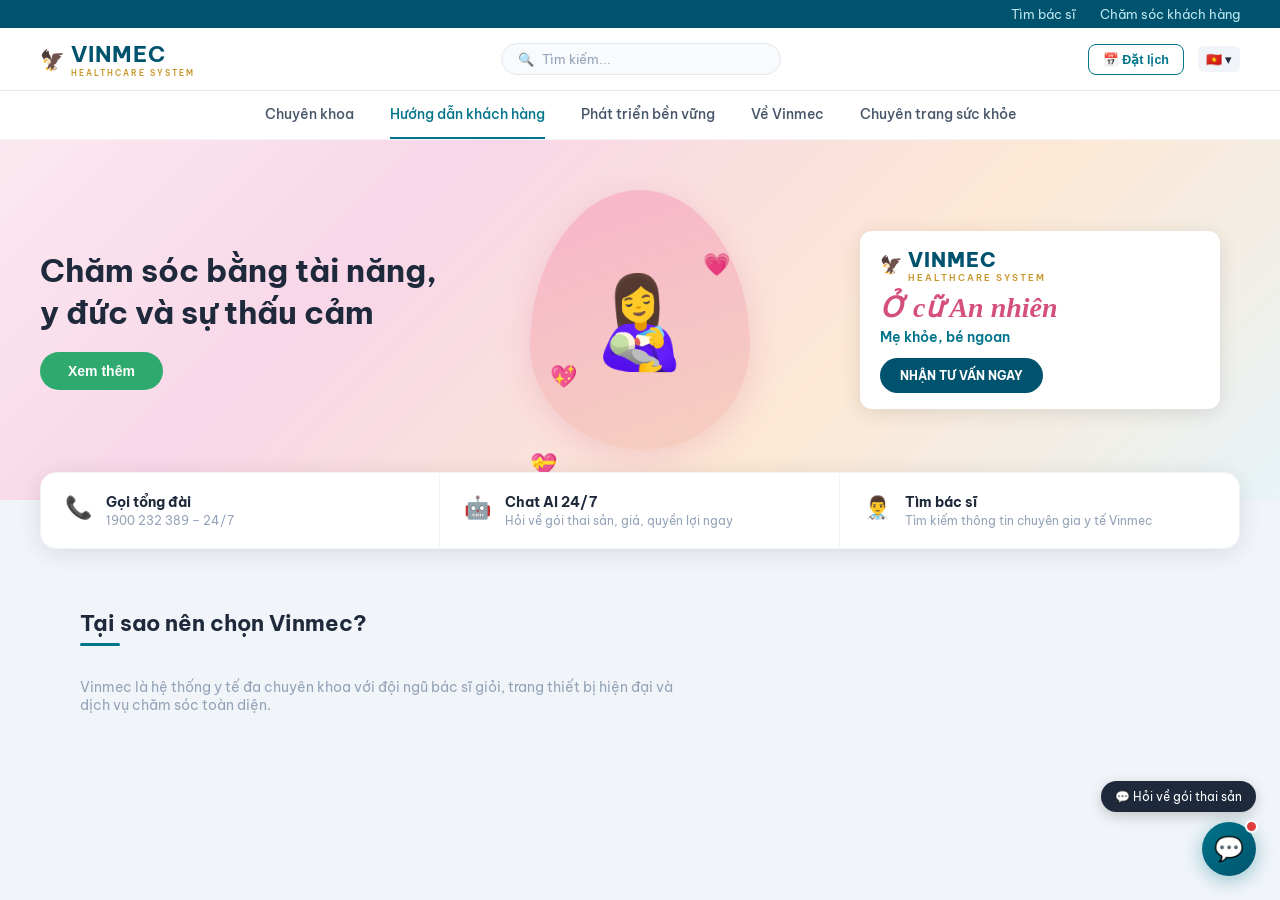
<file: vinmec-chatbot/frontend/index.html>
﻿<!DOCTYPE html>
<html lang="vi">
<head>
<meta charset="UTF-8">
<meta name="viewport" content="width=device-width, initial-scale=1.0">
<title>Vinmec Healthcare System – AI Chatbot</title>
<link href="https://fonts.googleapis.com/css2?family=Be+Vietnam+Pro:wght@300;400;500;600;700&display=swap" rel="stylesheet">
<link rel="stylesheet" href="./styles.css">
</head>
<body>

<div class="top-bar">
  <a href="#">Tìm bác sĩ</a>
  <a href="#">Chăm sóc khách hàng</a>
</div>

<header class="main-header">
  <div class="logo">
    <span class="logo-icon">🦅</span>
    <div><div class="logo-text">VINMEC</div><div class="logo-sub">HEALTHCARE SYSTEM</div></div>
  </div>
  <div class="search-bar"><span>🔍</span> Tìm kiếm...</div>
  <div class="header-actions">
    <button class="btn-calendar" type="button">📅 Đặt lịch</button>
    <div class="flag-badge">🇻🇳 ▾</div>
  </div>
</header>

<nav>
  <a href="#">Chuyên khoa</a>
  <a href="#" class="active">Hướng dẫn khách hàng</a>
  <a href="#">Phát triển bền vững</a>
  <a href="#">Về Vinmec</a>
  <a href="#">Chuyên trang sức khỏe</a>
</nav>

<section class="hero">
  <div class="hero-left">
    <h1>Chăm sóc bằng tài năng,<br>y đức và sự thấu cảm</h1>
    <button class="btn-more" type="button">Xem thêm</button>
  </div>
  <div class="hero-center">
    <div class="hero-figure">
      <div class="hero-img">👩‍🍼</div>
      <span class="heart">💗</span><span class="heart">💖</span><span class="heart">💝</span>
    </div>
  </div>
  <div class="hero-right">
    <div class="vinmec-badge">
      <div class="badge-brand">
        <span class="badge-brand-icon">🦅</span>
        <div><div class="badge-title">VINMEC</div><div class="badge-sub">HEALTHCARE SYSTEM</div></div>
      </div>
      <div class="promo-text">Ở cữ An nhiên</div>
      <div class="promo-sub">Mẹ khỏe, bé ngoan</div>
      <button class="btn-consult" type="button" onclick="openChat()">NHẬN TƯ VẤN NGAY</button>
    </div>
  </div>
</section>

<div class="quick-actions">
  <div class="qa-item"><div class="qa-icon">📞</div><div><div class="qa-title">Gọi tổng đài</div><div class="qa-sub">1900 232 389 – 24/7</div></div></div>
  <div class="qa-item" onclick="openChat()"><div class="qa-icon">🤖</div><div><div class="qa-title">Chat AI 24/7</div><div class="qa-sub">Hỏi về gói thai sản, giá, quyền lợi ngay</div></div></div>
  <div class="qa-item"><div class="qa-icon">👨‍⚕️</div><div><div class="qa-title">Tìm bác sĩ</div><div class="qa-sub">Tìm kiếm thông tin chuyên gia y tế Vinmec</div></div></div>
</div>

<div class="content-section">
  <h2 class="section-title">Tại sao nên chọn Vinmec?</h2>
  <div class="section-underline"></div>
  <p class="content-lead">Vinmec là hệ thống y tế đa chuyên khoa với đội ngũ bác sĩ giỏi, trang thiết bị hiện đại và dịch vụ chăm sóc toàn diện.</p>
</div>

<!-- FAB -->
<div class="chatbot-fab">
  <div class="chatbot-tooltip" id="chatTooltip">💬 Hỏi về gói thai sản</div>
  <button class="chatbot-btn" type="button" onclick="toggleChat()">
    💬<div class="chatbot-ping"></div>
  </button>
</div>

<!-- CHAT WINDOW -->
<div class="chatbot-window" id="chatWindow">

  <div class="chat-header">
    <div class="chat-avatar">🤖</div>
    <div class="chat-header-info">
      <h3>Trợ lý Thai Sản Vinmec</h3>
      <div class="chat-status">
        <div class="status-dot" id="statusDot"></div>
        <span id="statusText">Agent AI · Sẵn sàng</span>
      </div>
    </div>
    <div class="header-btns">
      <button class="icon-btn" type="button" onclick="toggleFullscreen()" id="fsBtn" title="Toàn màn hình" aria-label="Toàn màn hình">⛶</button>
      <button class="icon-btn" type="button" onclick="resetConversation()" title="Cuộc trò chuyện mới">🔄</button>
      <button class="icon-btn" type="button" onclick="toggleChat()" title="Đóng">✕</button>
    </div>
  </div>

  <div class="chat-topic-bar">
    <div class="topic-badge">🤰 Thai Sản</div>
    <div class="topic-label">Chính sách · Giá · Quyền lợi · Bảo hiểm · Đặt lịch</div>
  </div>

  <div class="chat-messages" id="chatMessages">
    <div id="scrollAnchor"></div>
  </div>

  <div class="chat-input-area">
    <textarea class="chat-input" id="chatInput"
      placeholder="Nhập câu hỏi của bạn..." rows="1"
      onkeydown="handleKey(event)" oninput="autoResize(this)"></textarea>
    <button class="send-btn" id="sendBtn" type="button" onclick="sendMessage()">➤</button>
  </div>

  <div class="chat-footer">🔒 Agent AI · Vinmec Knowledge Base · Dữ liệu demo</div>
</div>

<div class="toast" id="toast"></div>

<script>
// ═══════════════════════════════════════════════════════════════════════════
// CONFIG
// ═══════════════════════════════════════════════════════════════════════════
const API_BASE = 'http://localhost:8000';

let sessionId  = localStorage.getItem('vinmec_session') || newId();
let chatOpen   = false;
let isFullscreen = false;
let isBusy     = false;
let lastUserMessage = '';

localStorage.setItem('vinmec_session', sessionId);
function newId() { return 'sess_' + Math.random().toString(36).slice(2, 11); }

// ═══════════════════════════════════════════════════════════════════════════
// BOOKING STATE MACHINE
// ═══════════════════════════════════════════════════════════════════════════
const BOOKING_STEPS = ['name', 'dob', 'phone', 'facility', 'note', 'confirm'];
const FACILITIES = ['Times City', 'Smart City', 'Hải Phòng', 'Ocean Park', 'Sài Gòn', 'Đà Nẵng'];

let booking = {
  active: false,
  step: 0,           // index trong BOOKING_STEPS
  data: {},          // { name, dob, phone, facility, note }
};

function bookingReset() {
  booking = { active: false, step: 0, data: {} };
}

function bookingStart() {
  booking.active = true;
  booking.step   = 0;
  booking.data   = {};
  renderBookingStep();
}

/** Render câu hỏi thu thập thông tin của bước hiện tại */
function renderBookingStep() {
  const step = BOOKING_STEPS[booking.step];
  const totalSteps = BOOKING_STEPS.length - 1; // không tính 'confirm'

  // Tạo bubble booking
  const anchor = document.getElementById('scrollAnchor');
  const wrap   = document.createElement('div');
  wrap.className = 'msg bot';
  wrap.id = 'booking-bubble';

  // Dots progress (chỉ hiện khi không ở confirm)
  const progressDots = BOOKING_STEPS.slice(0, totalSteps).map((_, i) => {
    const cls = i < booking.step ? 'bp-dot done'
               : i === booking.step ? 'bp-dot active'
               : 'bp-dot';
    return `<div class="${cls}"></div>`;
  }).join('');

  const stepLabels = {
    name:     { icon: '👤', label: 'Họ và tên đầy đủ', placeholder: 'VD: Nguyễn Thị An', type: 'text' },
    dob:      { icon: '🎂', label: 'Ngày sinh', placeholder: 'VD: 15/03/1995', type: 'text' },
    phone:    { icon: '📱', label: 'Số điện thoại liên hệ', placeholder: 'VD: 0912 345 678', type: 'tel' },
    facility: { icon: '🏥', label: 'Cơ sở muốn đặt lịch', placeholder: '', type: 'facility' },
    note:     { icon: '📝', label: 'Chủ đề tư vấn', placeholder: 'VD: Gói 27 tuần, bảo hiểm... (có thể bỏ qua)', type: 'text' },
    confirm:  { icon: '✅', label: 'Xác nhận thông tin', placeholder: '', type: 'confirm' },
  };

  const s = stepLabels[step];
  let formHtml = '';

  if (step === 'facility') {
    formHtml = `
      <div class="facility-grid">
        ${FACILITIES.map(f =>
          `<button class="facility-btn" type="button" data-facility="${escAttr(f)}">${f}</button>`
        ).join('')}
      </div>`;
  } else if (step === 'confirm') {
    formHtml = `
      <div class="booking-confirm-card">
        ${Object.entries({
          '👤 Họ tên':    booking.data.name,
          '🎂 Ngày sinh': booking.data.dob,
          '📱 SĐT':       booking.data.phone,
          '🏥 Cơ sở':    booking.data.facility,
          '📝 Chủ đề':   booking.data.note || '(không có)',
        }).map(([k,v]) => `
          <div class="confirm-row">
            <span class="confirm-key">${k}</span>
            <span class="confirm-val">${escHtml(v)}</span>
          </div>`).join('')}
      </div>
      <div class="booking-btn-row">
        <button class="booking-confirm-btn" id="bookingSubmitBtn" type="button">✅ Xác nhận đặt lịch</button>
        <button class="booking-edit-btn" id="bookingEditBtn" type="button">✏️ Sửa lại</button>
      </div>`;
  } else {
    formHtml = `
      <input class="booking-input" id="bookingInput" type="${s.type}"
        placeholder="${escAttr(s.placeholder)}" autocomplete="off" />
      <p class="booking-error" id="bookingError"></p>
      <button class="booking-next-btn" id="bookingNextBtn" type="button">
        Tiếp theo →
      </button>
      ${step === 'note'
        ? `<button class="booking-edit-btn booking-skip-btn" id="bookingSkipBtn" type="button">Bỏ qua</button>`
        : ''}`;
  }

  wrap.innerHTML = `
    <div class="msg-av">🤖</div>
    <div class="bubble booking">
      <div class="bubble-label">📅 Đặt lịch tư vấn</div>
      <div class="booking-form">
        <div class="booking-progress">${progressDots}</div>
        <div class="booking-step-title">${s.icon} ${s.label}</div>
        ${formHtml}
      </div>
    </div>`;

  animateIn(wrap);
  anchor.parentNode.insertBefore(wrap, anchor);

  // Gắn events sau khi DOM render
  requestAnimationFrame(() => {
    const input = wrap.querySelector('#bookingInput');
    if (input) {
      input.focus();
      input.addEventListener('keydown', e => {
        if (e.key === 'Enter') { e.preventDefault(); bookingNext(); }
      });
    }
    wrap.querySelector('#bookingNextBtn')?.addEventListener('click', bookingNext);
    wrap.querySelector('#bookingSkipBtn')?.addEventListener('click', () => bookingNext(true));
    wrap.querySelector('#bookingSubmitBtn')?.addEventListener('click', bookingSubmit);
    wrap.querySelector('#bookingEditBtn')?.addEventListener('click', () => {
      bookingReset(); bookingStart();
    });
    wrap.querySelectorAll('.facility-btn').forEach(btn => {
      btn.addEventListener('click', () => {
        booking.data.facility = btn.dataset.facility;
        booking.step++;
        wrap.remove();
        renderBookingStep();
        scrollBottom();
      });
    });
    scrollBottom();
  });
}

function bookingShowError(input, errorEl, msg) {
  if (input) { input.classList.add('error'); input.focus(); }
  if (errorEl) { errorEl.textContent = msg; errorEl.classList.add('visible'); }
}

function bookingClearError(input, errorEl) {
  if (input) { input.classList.remove('error'); }
  if (errorEl) { errorEl.textContent = ''; errorEl.classList.remove('visible'); }
}

function validateBookingField(step, val) {
  if (step === 'name') {
    if (!val) return 'Vui lòng nhập họ và tên. Không được để trống.';
    if (val.length < 2) return 'Họ tên quá ngắn. Vui lòng nhập lại.';
    if (!/^[\p{L}\s]+$/u.test(val)) return 'Họ tên chỉ được chứa chữ cái. Vui lòng nhập lại.';
  }
  if (step === 'dob') {
    if (!val) return 'Vui lòng nhập ngày sinh. Không được để trống.';
    if (!/^\d{1,2}\/\d{1,2}\/\d{4}$/.test(val)) return 'Định dạng không đúng. Vui lòng nhập theo dạng DD/MM/YYYY (VD: 15/03/1995).';
    const [d, m, y] = val.split('/').map(Number);
    const date = new Date(y, m - 1, d);
    if (date.getDate() !== d || date.getMonth() !== m - 1 || date.getFullYear() !== y)
      return 'Ngày sinh không hợp lệ. Vui lòng nhập lại.';
    const age = new Date().getFullYear() - y;
    if (age < 15 || age > 60) return 'Tuổi phải từ 15 đến 60. Vui lòng nhập lại.';
  }
  if (step === 'phone') {
    if (!val) return 'Vui lòng nhập số điện thoại. Không được để trống.';
    if (/[^\d\s\-]/.test(val)) return 'Số điện thoại chỉ được chứa chữ số. Vui lòng nhập lại.';
    const digits = val.replace(/[\s\-]/g, '');
    if (digits.length !== 10) return `Số điện thoại phải có đúng 10 chữ số (hiện có ${digits.length}). Vui lòng nhập lại.`;
    if (!/^0[3-9]\d{8}$/.test(digits)) return 'Số điện thoại không hợp lệ (phải bắt đầu bằng 03x–09x). Vui lòng nhập lại.';
  }
  return null; // hợp lệ
}

function bookingNext(skip = false) {
  const step    = BOOKING_STEPS[booking.step];
  const input   = document.querySelector('#bookingInput');
  const errorEl = document.querySelector('#bookingError');
  const val     = skip ? '' : (input?.value.trim() || '');

  if (!skip) {
    bookingClearError(input, errorEl);
    const errMsg = validateBookingField(step, val);
    if (errMsg) {
      bookingShowError(input, errorEl, errMsg);
      return;
    }
  }

  booking.data[step] = val;
  booking.step++;

  // Xoá bubble hiện tại
  document.querySelector('#booking-bubble')?.remove();

  if (booking.step >= BOOKING_STEPS.length) {
    // Không xảy ra vì confirm là bước cuối
    return;
  }

  renderBookingStep();
}

async function bookingSubmit() {
  const btn = document.querySelector('#bookingSubmitBtn');
  if (btn) { btn.disabled = true; btn.textContent = 'Đang gửi...'; }

  try {
    const res = await fetch(`${API_BASE}/api/booking`, {
      method: 'POST',
      headers: { 'Content-Type': 'application/json' },
      body: JSON.stringify({
        session_id: sessionId,
        name:       booking.data.name     || '',
        dob:        booking.data.dob      || '',
        phone:      booking.data.phone    || '',
        facility:   booking.data.facility || '',
        note:       booking.data.note     || '',
      }),
    });

    const submittedBooking = { ...booking.data };
    const data = await res.json();
    document.querySelector('#booking-bubble')?.remove();
    bookingReset();

    renderBot({
      type: 'success',
      text: `✅ <b>Đặt lịch thành công!</b><br>Mã đặt lịch: <b>#${data.booking_id}</b>`,
      extra_text: `Tư vấn viên Vinmec sẽ liên hệ chị qua số <b>${submittedBooking.phone || 'đã đăng ký'}</b> trong vòng <b>24 giờ</b> làm việc.<br><br>Cảm ơn chị đã tin tưởng Vinmec! 💙`,
    });
    showToast('📅 Đặt lịch thành công!', 'ok');

  } catch (err) {
    bookingReset();
    renderBot({
      type: 'warning',
      text: '⚠️ Không thể gửi thông tin đặt lịch. Vui lòng thử lại hoặc gọi hotline.',
      no_source_options: [{ icon: '📞', label: 'Gọi hotline Vinmec', sub: '1900 232 389' }],
    });
  }
  scrollBottom();
}

// ═══════════════════════════════════════════════════════════════════════════
// INIT
// ═══════════════════════════════════════════════════════════════════════════
window.addEventListener('DOMContentLoaded', () => {
  updateFullscreenButton();
  setTimeout(() => {
    const t = document.getElementById('chatTooltip');
    t.style.transition = 'opacity .5s';
    t.style.opacity = '0';
    setTimeout(() => t.style.display = 'none', 500);
  }, 4000);
});

// ═══════════════════════════════════════════════════════════════════════════
// CHAT TOGGLE & FULLSCREEN
// ═══════════════════════════════════════════════════════════════════════════
function toggleChat() {
  chatOpen = !chatOpen;
  const win = document.getElementById('chatWindow');
  if (chatOpen) {
    win.style.display = 'flex';
    win.style.flexDirection = 'column';
    win.style.animation = 'slideUp .3s ease';
    document.getElementById('chatTooltip').style.display = 'none';
    if (document.getElementById('chatMessages').children.length <= 1) loadWelcome();
  } else {
    win.style.display = 'none';
    if (isFullscreen) exitFullscreen();
    document.getElementById('chatTooltip').style.display = 'block';
  }
}

function openChat() { if (!chatOpen) toggleChat(); }

function toggleFullscreen() {
  isFullscreen ? exitFullscreen() : enterFullscreen();
}

function updateFullscreenButton() {
  const btn = document.getElementById('fsBtn');
  if (!btn) return;

  btn.textContent = isFullscreen ? '❐' : '⛶';
  btn.title = isFullscreen ? 'Thu nhỏ' : 'Toàn màn hình';
  btn.setAttribute('aria-label', btn.title);
}

function enterFullscreen() {
  isFullscreen = true;
  document.getElementById('chatWindow').classList.add('fullscreen');
  updateFullscreenButton();
}

function exitFullscreen() {
  isFullscreen = false;
  document.getElementById('chatWindow').classList.remove('fullscreen');
  updateFullscreenButton();
}

// Phím Escape thoát fullscreen
document.addEventListener('keydown', e => {
  if (e.key === 'Escape' && isFullscreen) exitFullscreen();
});

// ═══════════════════════════════════════════════════════════════════════════
// WELCOME & RESET
// ═══════════════════════════════════════════════════════════════════════════
async function loadWelcome() {
  appendTime();
  try {
    const res = await fetch(`${API_BASE}/api/welcome`, {
      method: 'POST',
      headers: { 'Content-Type': 'application/json' },
      body: JSON.stringify({ session_id: sessionId }),
    });
    const data = await res.json();
    renderBot(data.response);
  } catch {
    renderBot({
      type: 'normal',
      text: 'Xin chào chị! 👋 Em là trợ lý tư vấn gói thai sản của <b>Vinmec</b>.<br><br>Chị cần hỏi gì về gói thai sản, giá dịch vụ, bảo hiểm hoặc muốn đặt lịch tư vấn ạ?',
      quick_replies: [
        '💰 Gói 27 tuần giá bao nhiêu?',
        '📦 So sánh gói 27 và 36 tuần',
        '🔒 Quyền lợi bảo hiểm',
      ],
    });
  }
  scrollBottom();
}

async function resetConversation() {
  if (isBusy) return;
  bookingReset();
  sessionId = newId();
  localStorage.setItem('vinmec_session', sessionId);
  document.getElementById('chatMessages').innerHTML = '<div id="scrollAnchor"></div>';
  try {
    await fetch(`${API_BASE}/api/reset`, {
      method: 'POST',
      headers: { 'Content-Type': 'application/json' },
      body: JSON.stringify({ session_id: sessionId }),
    });
  } catch { /* offline */ }
  loadWelcome();
  showToast('🔄 Đã bắt đầu cuộc trò chuyện mới');
}

// ═══════════════════════════════════════════════════════════════════════════
// SEND MESSAGE
// ═══════════════════════════════════════════════════════════════════════════
async function sendMessage() {
  // Nếu đang trong booking flow → ưu tiên xử lý input booking
  if (booking.active) {
    const step = BOOKING_STEPS[booking.step];
    if (!['facility', 'confirm'].includes(step)) {
      bookingNext();
    }
    return;
  }

  if (isBusy) return;
  const input = document.getElementById('chatInput');
  const text  = input.value.trim();
  if (!text) return;

  lastUserMessage = text;
  input.value = '';
  autoResize(input);
  appendUserMsg(text);
  scrollBottom();

  isBusy = true;
  setSendState(false);
  setStatus('Đang xử lý...', true);
  const typingEl = appendTyping();
  scrollBottom();

  try {
    const res = await fetch(`${API_BASE}/api/chat`, {
      method: 'POST',
      headers: { 'Content-Type': 'application/json' },
      body: JSON.stringify({ session_id: sessionId, message: text }),
    });
    typingEl.remove();

    if (!res.ok) {
      const err = await res.json().catch(() => ({ detail: 'Lỗi kết nối server' }));
      throw new Error(err.detail || `HTTP ${res.status}`);
    }

    const data = await res.json();
    const resp = data.response;

    // Agent trả về booking_start → kích hoạt flow đặt lịch
    if (resp.type === 'booking_start') {
      renderBot({ type: 'booking', text: resp.text || 'Em sẽ hỗ trợ chị đặt lịch ngay ạ! 📅' });
      setTimeout(() => { bookingStart(); }, 400);
    } else {
      renderBot(resp);
    }

  } catch (err) {
    typingEl?.remove();
    renderBot({
      type: 'warning',
      text: `⚠️ <b>Lỗi kết nối.</b><br>${escHtml(String(err.message))}`,
      no_source_options: [
        { icon: '🔄', label: 'Thử lại', sub: 'Gửi lại câu hỏi của chị' },
        { icon: '📞', label: 'Gọi hotline', sub: '1900 232 389 – 24/7' },
      ],
    });
  } finally {
    isBusy = false;
    setSendState(true);
    setStatus('Agent AI · Sẵn sàng', false);
    scrollBottom();
  }
}

// ═══════════════════════════════════════════════════════════════════════════
// RENDER BOT MESSAGE
// ═══════════════════════════════════════════════════════════════════════════
function renderBot(msg) {
  if (!msg || typeof msg !== 'object') return;

  const anchor = document.getElementById('scrollAnchor');
  const wrap   = document.createElement('div');
  wrap.className = 'msg bot';
  const feedbackContext = msg.has_feedback ? {
    user_question: lastUserMessage,
    assistant_answer: [msg.text, msg.extra_text].filter(Boolean).join('\n\n'),
    policy_tags: Array.isArray(msg.policy_tags) ? msg.policy_tags : [],
    assistant_type: msg.type || 'normal',
  } : null;

  const typeClass = {
    success: 'bot success', warning: 'bot warning',
    redirect: 'bot redirect', log: 'bot warning', booking: 'bot booking',
  };
  const cls = typeClass[msg.type] || 'bot';

  const labels = {
    success: '✅ Có nguồn chính thức', warning: '⚠️ Không đủ nguồn',
    redirect: '🔀 Ngoài phạm vi', log: '📝 Ghi nhận phản hồi',
    clarify: '❓ Cần làm rõ', booking: '📅 Đặt lịch tư vấn',
  };

  let html = '';
  if (labels[msg.type]) html += `<div class="bubble-label">${labels[msg.type]}</div>`;
  if (msg.text)         html += `<div>${msg.text}</div>`;

  if (msg.policy_tags?.length) {
    html += `<div class="policy-tag-group">`;
    msg.policy_tags.forEach(pid => { html += `<span class="policy-tag">📋 ${escHtml(pid)}</span>`; });
    html += `</div>`;
  }

  if (msg.price_table?.rows?.length) {
    html += `<div class="price-block">`;
    msg.price_table.rows.forEach(r => {
      html += `<div class="price-row"><span class="price-label">${escHtml(r.label)}</span><span class="price-val">${escHtml(r.val)}</span></div>`;
    });
    html += `</div>`;
  }

  if (msg.extra_text) html += `<div class="message-extra-text">${msg.extra_text}</div>`;

  if (msg.quick_replies?.length) {
    html += `<div class="quick-replies">`;
    msg.quick_replies.forEach(qr => {
      html += `<button class="qr-btn" type="button" data-qr="${escAttr(qr)}">${escHtml(qr)}</button>`;
    });
    html += `</div>`;
  }

  if (msg.cta) {
    html += `<div class="chat-cta">`;
    if (msg.cta.primary)   html += `<button class="cta-primary" type="button" data-cta="${escAttr(msg.cta.primary)}">${escHtml(msg.cta.primary)}</button>`;
    if (msg.cta.secondary) html += `<button class="cta-secondary" type="button" data-cta="${escAttr(msg.cta.secondary)}">${escHtml(msg.cta.secondary)}</button>`;
    html += `</div>`;
  }

  if (msg.has_feedback) {
    html += `<div class="feedback-row" data-feedback="${escAttr(JSON.stringify(feedbackContext))}">
      <span class="feedback-lbl">Thông tin có hữu ích không?</span>
      <button class="fb-btn" type="button" data-fb="good">👍 Đúng</button>
      <button class="fb-btn wrong" type="button" data-fb="bad">👎 Sai</button>
    </div>`;
  }

  if (msg.type === 'clarify' && msg.clarify_options?.length) {
    html += `<div class="clarify-form"><span class="clarify-lbl">Chị có thể cho em biết thêm:</span><div class="clarify-options">`;
    msg.clarify_options.forEach(opt => {
      html += `<button class="clarify-opt" type="button" data-qr="${escAttr(opt)}">${escHtml(opt)}</button>`;
    });
    html += `</div></div>`;
  }

  if (msg.redirect_options?.length) {
    msg.redirect_options.forEach(opt => {
      html += `<div class="option-card red" data-cta="${escAttr(opt.label)}"><div class="oc-icon">${opt.icon}</div><div><div class="oc-label">${escHtml(opt.label)}</div><div class="oc-sub">${escHtml(opt.sub)}</div></div></div>`;
    });
  }

  if (msg.no_source_options?.length) {
    msg.no_source_options.forEach(opt => {
      html += `<div class="option-card orange" data-cta="${escAttr(opt.label)}"><div class="oc-icon">${opt.icon}</div><div><div class="oc-label">${escHtml(opt.label)}</div><div class="oc-sub">${escHtml(opt.sub)}</div></div></div>`;
    });
  }

  if (msg.type === 'log' && msg.log_details) {
    html += `<div class="log-notice"><span>📋</span><div>${escHtml(msg.log_details)}</div></div>`;
  }

  wrap.innerHTML = `<div class="msg-av">🤖</div><div class="bubble ${cls}">${html}</div>`;
  animateIn(wrap);
  anchor.parentNode.insertBefore(wrap, anchor);

  // Event listeners dùng data-attribute
  wrap.querySelectorAll('[data-qr]').forEach(btn => {
    btn.addEventListener('click', () => quickReply(btn.dataset.qr));
  });
  wrap.querySelectorAll('[data-cta]').forEach(btn => {
    btn.addEventListener('click', () => ctaClick(btn.dataset.cta));
  });
  wrap.querySelectorAll('[data-fb]').forEach(btn => {
    btn.addEventListener('click', () => feedback(btn.dataset.fb === 'good', btn));
  });
}

// ═══════════════════════════════════════════════════════════════════════════
// QUICK REPLY / CTA / FEEDBACK
// ═══════════════════════════════════════════════════════════════════════════
function quickReply(text) {
  if (isBusy || booking.active) return;
  document.getElementById('chatInput').value = text;
  autoResize(document.getElementById('chatInput'));
  sendMessage();
}

function ctaClick(label) {
  // Nút "Đặt lịch tư vấn" kích hoạt booking flow
  if (label.includes('Đặt lịch')) {
    if (!booking.active) {
      appendUserMsg(label);
      renderBot({ type: 'booking', text: 'Em sẽ hỗ trợ chị đặt lịch ngay ạ! 📅' });
      setTimeout(bookingStart, 300);
      scrollBottom();
    }
    return;
  }
  const anchor = document.getElementById('scrollAnchor');
  const wrap = document.createElement('div');
  wrap.className = 'msg bot';
  wrap.innerHTML = `<div class="msg-av">🤖</div>
    <div class="bubble bot bubble-note">
      Đã ghi nhận "<b>${escHtml(label)}</b>". Tư vấn viên sẽ liên hệ chị sớm nhất! 👋
    </div>`;
  animateIn(wrap);
  anchor.parentNode.insertBefore(wrap, anchor);
  scrollBottom();
}

async function feedback(good, btn) {
  const row = btn.closest('.feedback-row');
  if (!row) return;
  if (row.dataset.sent === '1') return;

  row.dataset.sent = '1';
  row.querySelectorAll('button').forEach(el => { el.disabled = true; });

  let ctx = {};
  try {
    ctx = JSON.parse(row.dataset.feedback || '{}');
  } catch {
    ctx = {};
  }

  try {
    const res = await fetch(`${API_BASE}/api/feedback`, {
      method: 'POST',
      headers: { 'Content-Type': 'application/json' },
      body: JSON.stringify({
        session_id: sessionId,
        feedback_type: good ? 'good' : 'bad',
        feedback_text: good
          ? 'Người dùng bấm nút Đúng trên câu trả lời của chatbot.'
          : 'Người dùng bấm nút Sai và yêu cầu review lại câu trả lời.',
        user_question: ctx.user_question || '',
        assistant_answer: ctx.assistant_answer || '',
        policy_tags: Array.isArray(ctx.policy_tags) ? ctx.policy_tags : [],
        metadata: {
          assistant_type: ctx.assistant_type || '',
        },
      }),
    });

    if (!res.ok) {
      const err = await res.json().catch(() => ({ detail: 'Không ghi được feedback.' }));
      throw new Error(err.detail || `HTTP ${res.status}`);
    }

    if (good) {
      row.innerHTML = '<span style="color:#16a34a;font-size:11.5px">✅ Cảm ơn phản hồi của chị!</span>';
      showToast('Đã ghi nhận phản hồi', 'ok');
    } else {
      row.innerHTML = '<span style="color:#dc2626;font-size:11.5px">📝 Đã ghi nhận – nhân viên sẽ review KB</span>';
      renderBot({
        type: 'log',
        text: 'Cảm ơn chị đã phản hồi! Em đã ghi nhận.',
        log_details: 'Phản hồi của chị sẽ được nhân viên Vinmec xem xét và cập nhật Knowledge Base.',
        cta: { primary: '👩‍💼 Kết nối tư vấn viên', secondary: '📞 Gọi hotline' },
      });
      showToast('Đã lưu feedback để review', 'ok');
      scrollBottom();
    }
  } catch (err) {
    row.dataset.sent = '0';
    row.querySelectorAll('button').forEach(el => { el.disabled = false; });
    showToast(String(err.message || 'Không ghi được feedback'), 'err');
  }
}

// ═══════════════════════════════════════════════════════════════════════════
// DOM HELPERS
// ═══════════════════════════════════════════════════════════════════════════
function appendUserMsg(text) {
  const anchor = document.getElementById('scrollAnchor');
  const wrap = document.createElement('div');
  wrap.className = 'msg user';
  wrap.innerHTML = `<div class="bubble user">${escHtml(text)}</div>`;
  animateIn(wrap);
  anchor.parentNode.insertBefore(wrap, anchor);
}

function appendTyping() {
  const anchor = document.getElementById('scrollAnchor');
  const el = document.createElement('div');
  el.className = 'msg bot';
  el.innerHTML = `<div class="msg-av">🤖</div>
    <div class="bubble bot">
      <div class="typing-indicator">
        <div class="typing-dot"></div><div class="typing-dot"></div><div class="typing-dot"></div>
      </div>
    </div>`;
  anchor.parentNode.insertBefore(el, anchor);
  return el;
}

function appendTime() {
  const anchor = document.getElementById('scrollAnchor');
  const d = new Date();
  const el = document.createElement('div');
  el.className = 'msg-time';
  el.textContent = `Hôm nay, ${String(d.getHours()).padStart(2,'0')}:${String(d.getMinutes()).padStart(2,'0')}`;
  anchor.parentNode.insertBefore(el, anchor);
}

function animateIn(el) {
  el.style.opacity = '0';
  el.style.transform = 'translateY(8px)';
  el.style.transition = 'all .22s ease';
  requestAnimationFrame(() => { el.style.opacity = '1'; el.style.transform = 'translateY(0)'; });
}

function setSendState(on) { document.getElementById('sendBtn').disabled = !on; }

function setStatus(text, busy) {
  document.getElementById('statusText').textContent = text;
  document.getElementById('statusDot').style.background = busy ? '#fbbf24' : '#4ade80';
}

function scrollBottom() {
  const c = document.getElementById('chatMessages');
  c.scrollTop = c.scrollHeight;
}

function handleKey(e) {
  if (e.key === 'Enter' && !e.shiftKey) { e.preventDefault(); sendMessage(); }
}

function autoResize(el) {
  el.style.height = 'auto';
  el.style.height = Math.min(el.scrollHeight, 72) + 'px';
}

function escHtml(s) {
  if (s == null) return '';
  return String(s).replace(/&/g,'&amp;').replace(/</g,'&lt;').replace(/>/g,'&gt;').replace(/"/g,'&quot;');
}

function escAttr(s) {
  if (s == null) return '';
  return String(s).replace(/"/g,'&quot;').replace(/'/g,'&#39;');
}

function showToast(msg, type = '') {
  const t = document.getElementById('toast');
  t.textContent = msg;
  t.className   = `toast show ${type}`;
  setTimeout(() => { t.className = `toast ${type}`; }, 2800);
}
</script>
</body>
</html>
</file>
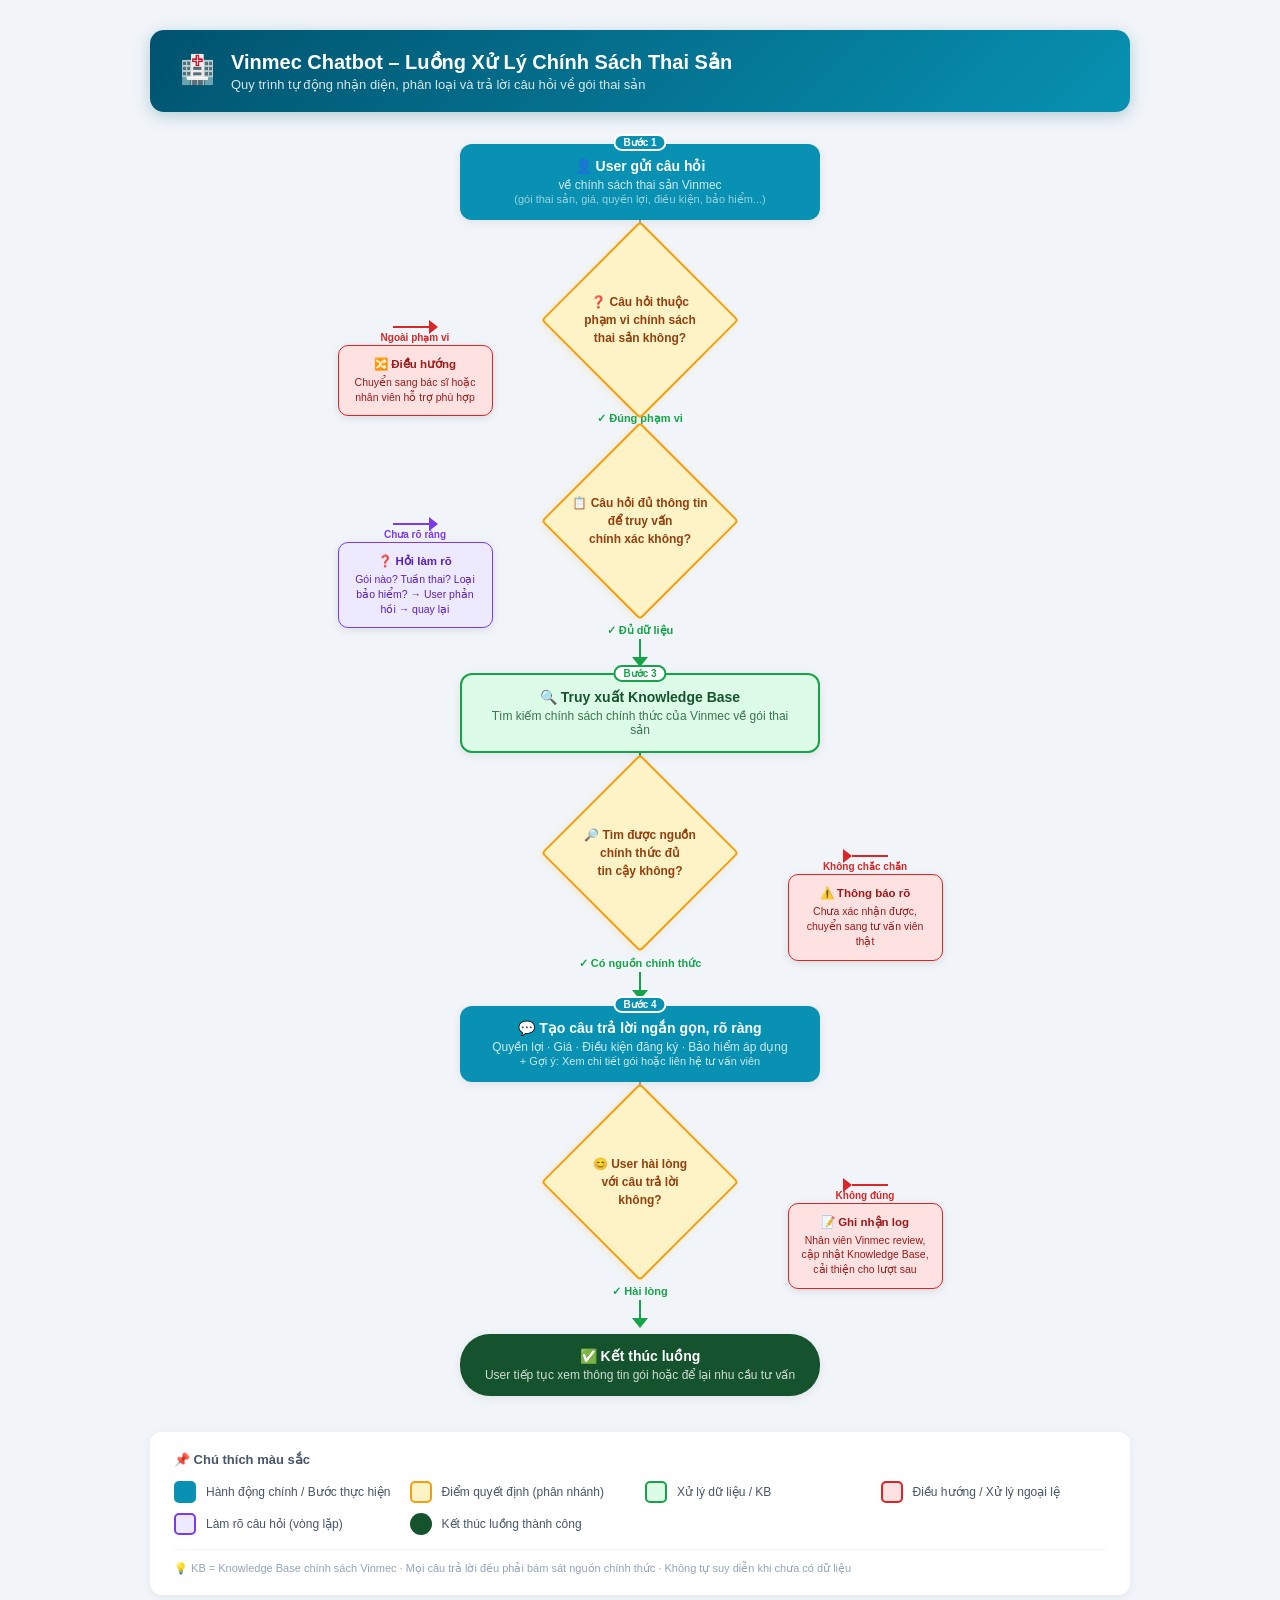
<file: vinmec_chatbot_flow.html>
<!DOCTYPE html>
<html lang="vi">
<head>
<meta charset="UTF-8">
<meta name="viewport" content="width=device-width, initial-scale=1.0">
<title>Vinmec Chatbot – Luồng Xử Lý Chính Sách Thai Sản</title>
<style>
  * { box-sizing: border-box; margin: 0; padding: 0; }
  body { font-family: 'Segoe UI', Arial, sans-serif; background: #f1f5f9; padding: 30px 20px; }

  .page { max-width: 980px; margin: 0 auto; }

  /* Header */
  .header {
    background: linear-gradient(135deg, #00536e, #0891b2);
    color: white; border-radius: 14px; padding: 20px 30px;
    display: flex; align-items: center; gap: 16px; margin-bottom: 32px;
    box-shadow: 0 4px 16px rgba(0,83,110,0.25);
  }
  .header img { width: 54px; height: 54px; border-radius: 10px; background: white; padding: 6px; }
  .header h1 { font-size: 20px; font-weight: 700; }
  .header p { font-size: 13px; opacity: 0.85; margin-top: 3px; }

  /* Flow grid */
  .flow { display: flex; flex-direction: column; align-items: center; gap: 0; }

  /* Node types */
  .node {
    width: 360px; border-radius: 12px; padding: 14px 20px; text-align: center;
    box-shadow: 0 2px 10px rgba(0,0,0,0.08); position: relative;
  }
  .node-title { font-size: 14px; font-weight: 700; }
  .node-sub { font-size: 12px; margin-top: 4px; opacity: 0.8; }

  .node-start   { background: #0891b2; color: white; }
  .node-end     { background: #14532d; color: white; border-radius: 30px; }
  .node-action  { background: #dcfce7; border: 2px solid #16a34a; color: #14532d; }
  .node-answer  { background: #0891b2; color: white; }

  /* Diamond */
  .diamond-wrap { width: 420px; display: flex; justify-content: center; }
  .diamond {
    width: 260px; height: 260px; position: relative; margin: -20px 0;
  }
  .diamond-inner {
    position: absolute; top: 50%; left: 50%; transform: translate(-50%,-50%) rotate(45deg);
    width: 170px; height: 170px; background: #fef3c7; border: 2.5px solid #f59e0b;
    box-shadow: 0 2px 10px rgba(245,158,11,0.2);
  }
  .diamond-text {
    position: absolute; top: 50%; left: 50%; transform: translate(-50%,-50%);
    text-align: center; width: 180px; font-size: 12.5px; font-weight: 700; color: #92400e;
    line-height: 1.5;
  }

  /* Connector */
  .connector {
    width: 2px; background: #94a3b8; margin: 0 auto;
  }
  .connector.green { background: #16a34a; }
  .connector.red   { background: #dc2626; }

  /* Arrow */
  .arrow-down {
    width: 0; height: 0;
    border-left: 8px solid transparent;
    border-right: 8px solid transparent;
    border-top: 10px solid #94a3b8;
    margin: 0 auto;
  }
  .arrow-down.green { border-top-color: #16a34a; }
  .arrow-down.red   { border-top-color: #dc2626; }

  /* Branch layout */
  .branch-row {
    display: flex; align-items: flex-start; gap: 0; width: 100%; justify-content: center;
    margin: 0;
  }
  .branch-center { display: flex; flex-direction: column; align-items: center; }
  .branch-side {
    display: flex; flex-direction: column; align-items: center;
    min-width: 170px;
  }

  /* Side nodes */
  .side-node {
    width: 155px; border-radius: 10px; padding: 11px 12px; text-align: center;
    font-size: 11.5px; font-weight: 700; box-shadow: 0 2px 8px rgba(0,0,0,0.1);
  }
  .side-node.red   { background: #fee2e2; border: 1.5px solid #dc2626; color: #991b1b; }
  .side-node.purple{ background: #ede9fe; border: 1.5px solid #7c3aed; color: #5b21b6; }
  .side-node-sub { font-size: 10.5px; font-weight: 400; margin-top: 4px; line-height: 1.4; }

  /* Horizontal connector */
  .h-line { height: 2px; background: #dc2626; flex: 1; align-self: center; max-width: 60px; }
  .h-line.purple { background: #7c3aed; }
  .h-arrow-right {
    width: 0; height: 0; align-self: center;
    border-top: 7px solid transparent; border-bottom: 7px solid transparent;
    border-left: 9px solid #dc2626;
  }
  .h-arrow-left {
    width: 0; height: 0; align-self: center;
    border-top: 7px solid transparent; border-bottom: 7px solid transparent;
    border-right: 9px solid #7c3aed;
  }

  /* Label on arrow */
  .label {
    font-size: 11px; font-weight: 700; color: #16a34a; margin: 2px 0;
  }
  .label.red { color: #dc2626; }
  .label.purple { color: #7c3aed; }

  .spacer { height: 6px; }
  .spacer-sm { height: 3px; }

  /* Legend */
  .legend {
    margin-top: 36px; background: white; border-radius: 12px;
    padding: 20px 24px; box-shadow: 0 2px 8px rgba(0,0,0,0.06);
  }
  .legend h3 { font-size: 13px; color: #475569; margin-bottom: 14px; font-weight: 700; }
  .legend-grid { display: grid; grid-template-columns: repeat(auto-fit, minmax(200px, 1fr)); gap: 10px; }
  .legend-item { display: flex; align-items: center; gap: 10px; font-size: 12px; color: #475569; }
  .legend-box { width: 22px; height: 22px; border-radius: 5px; flex-shrink: 0; }
  .legend-diamond {
    width: 18px; height: 18px; flex-shrink: 0;
    background: #fef3c7; border: 2px solid #f59e0b;
    transform: rotate(45deg); border-radius: 2px;
  }

  /* Step label badges */
  .step-badge {
    position: absolute; top: -10px; left: 50%; transform: translateX(-50%);
    background: white; border: 2px solid #0891b2; color: #0891b2;
    font-size: 10px; font-weight: 700; padding: 1px 8px; border-radius: 20px;
  }
  .step-badge.green { border-color: #16a34a; color: #16a34a; }
</style>
</head>
<body>
<div class="page">

  <!-- Header -->
  <div class="header">
    <div>
      <div style="font-size:28px; margin-bottom:4px;">🏥</div>
    </div>
    <div>
      <h1>Vinmec Chatbot – Luồng Xử Lý Chính Sách Thai Sản</h1>
      <p>Quy trình tự động nhận diện, phân loại và trả lời câu hỏi về gói thai sản</p>
    </div>
  </div>

  <!-- FLOW -->
  <div class="flow">

    <!-- Node 1: User input -->
    <div class="node node-start" style="position:relative;">
      <div class="step-badge" style="border-color:white;color:#0891b2;background:#0891b2;color:white;">Bước 1</div>
      <div class="node-title">👤 User gửi câu hỏi</div>
      <div class="node-sub">về chính sách thai sản Vinmec<br><span style="font-size:11px; opacity:0.75;">(gói thai sản, giá, quyền lợi, điều kiện, bảo hiểm...)</span></div>
    </div>

    <div class="connector" style="height:24px;"></div>
    <div class="arrow-down"></div>
    <div class="spacer"></div>

    <!-- Diamond 1: In scope? -->
    <div class="branch-row">
      <!-- LEFT side (out of scope) -->
      <div class="branch-side" style="justify-content: center; margin-top: 60px; margin-right: 0;">
        <div style="display:flex; align-items:center; gap:0;">
          <div class="h-line" style="width:36px;"></div>
          <div class="h-arrow-right"></div>
        </div>
        <div class="label red" style="font-size:10px; margin-top:-2px;">Ngoài phạm vi</div>
        <div class="side-node red">
          🔀 Điều hướng
          <div class="side-node-sub">Chuyển sang bác sĩ hoặc nhân viên hỗ trợ phù hợp</div>
        </div>
      </div>

      <!-- CENTER: diamond -->
      <div class="branch-center">
        <div style="position:relative; width:280px; height:120px; display:flex; align-items:center; justify-content:center;">
          <div style="width:140px; height:140px; background:#fef3c7; border: 2.5px solid #f59e0b; transform:rotate(45deg); position:absolute; border-radius:4px; box-shadow:0 2px 8px rgba(245,158,11,0.15);"></div>
          <div style="position:relative; z-index:2; text-align:center; font-size:12px; font-weight:700; color:#92400e; line-height:1.5;">
            ❓ Câu hỏi thuộc<br>phạm vi chính sách<br>thai sản không?
          </div>
        </div>
      </div>

      <!-- RIGHT: spacer for symmetry -->
      <div class="branch-side" style="min-width:170px;"></div>
    </div>

    <div class="label green" style="margin-top:-4px;">✓ Đúng phạm vi</div>
    <div class="connector green" style="height:18px;"></div>
    <div class="arrow-down green"></div>
    <div class="spacer"></div>

    <!-- Diamond 2: Enough info? -->
    <div class="branch-row">
      <!-- LEFT side (ambiguous → clarify) -->
      <div class="branch-side" style="justify-content: center; margin-top: 56px; margin-right: 0;">
        <div style="display:flex; align-items:center; gap:0;">
          <div class="h-line purple" style="width:36px;"></div>
          <div class="h-arrow-right" style="border-left-color:#7c3aed;"></div>
        </div>
        <div class="label purple" style="font-size:10px; margin-top:-2px;">Chưa rõ ràng</div>
        <div class="side-node purple">
          ❓ Hỏi làm rõ
          <div class="side-node-sub" style="color:#5b21b6;">Gói nào? Tuần thai? Loại bảo hiểm? → User phản hồi → quay lại</div>
        </div>
      </div>

      <div class="branch-center">
        <div style="position:relative; width:280px; height:120px; display:flex; align-items:center; justify-content:center;">
          <div style="width:140px; height:140px; background:#fef3c7; border: 2.5px solid #f59e0b; transform:rotate(45deg); position:absolute; border-radius:4px; box-shadow:0 2px 8px rgba(245,158,11,0.15);"></div>
          <div style="position:relative; z-index:2; text-align:center; font-size:12px; font-weight:700; color:#92400e; line-height:1.5;">
            📋 Câu hỏi đủ thông tin<br>để truy vấn<br>chính xác không?
          </div>
        </div>
      </div>
      <div class="branch-side" style="min-width:170px;"></div>
    </div>

    <div class="label green" style="margin-top:-4px;">✓ Đủ dữ liệu</div>
    <div class="connector green" style="height:18px;"></div>
    <div class="arrow-down green"></div>
    <div class="spacer"></div>

    <!-- Node: KB retrieval -->
    <div class="node node-action" style="position:relative;">
      <div class="step-badge green">Bước 3</div>
      <div class="node-title">🔍 Truy xuất Knowledge Base</div>
      <div class="node-sub">Tìm kiếm chính sách chính thức của Vinmec về gói thai sản</div>
    </div>

    <div class="connector green" style="height:24px;"></div>
    <div class="arrow-down green"></div>
    <div class="spacer"></div>

    <!-- Diamond 3: Confident answer? -->
    <div class="branch-row">
      <!-- RIGHT: no confident source -->
      <div class="branch-side" style="min-width:170px;"></div>

      <div class="branch-center">
        <div style="position:relative; width:280px; height:120px; display:flex; align-items:center; justify-content:center;">
          <div style="width:140px; height:140px; background:#fef3c7; border: 2.5px solid #f59e0b; transform:rotate(45deg); position:absolute; border-radius:4px; box-shadow:0 2px 8px rgba(245,158,11,0.15);"></div>
          <div style="position:relative; z-index:2; text-align:center; font-size:12px; font-weight:700; color:#92400e; line-height:1.5;">
            🔎 Tìm được nguồn<br>chính thức đủ<br>tin cậy không?
          </div>
        </div>
      </div>

      <!-- RIGHT side -->
      <div class="branch-side" style="justify-content: center; margin-top: 56px; margin-left: 0;">
        <div style="display:flex; align-items:center; gap:0;">
          <div class="h-arrow-right" style="border-left-color:#dc2626;"></div>
          <div class="h-line" style="width:36px;"></div>
        </div>
        <div class="label red" style="font-size:10px; margin-top:-2px;">Không chắc chắn</div>
        <div class="side-node red">
          ⚠️ Thông báo rõ
          <div class="side-node-sub">Chưa xác nhận được, chuyển sang tư vấn viên thật</div>
        </div>
      </div>
    </div>

    <div class="label green" style="margin-top:-4px;">✓ Có nguồn chính thức</div>
    <div class="connector green" style="height:18px;"></div>
    <div class="arrow-down green"></div>
    <div class="spacer"></div>

    <!-- Node: Generate answer -->
    <div class="node node-answer" style="position:relative;">
      <div class="step-badge" style="background:#0891b2;color:white;border-color:white;">Bước 4</div>
      <div class="node-title">💬 Tạo câu trả lời ngắn gọn, rõ ràng</div>
      <div class="node-sub">
        Quyền lợi · Giá · Điều kiện đăng ký · Bảo hiểm áp dụng<br>
        <span style="font-size:11px;">+ Gợi ý: Xem chi tiết gói hoặc liên hệ tư vấn viên</span>
      </div>
    </div>

    <div class="connector" style="height:24px;"></div>
    <div class="arrow-down"></div>
    <div class="spacer"></div>

    <!-- Diamond 4: User satisfied? -->
    <div class="branch-row">
      <div class="branch-side" style="min-width:170px;"></div>

      <div class="branch-center">
        <div style="position:relative; width:280px; height:120px; display:flex; align-items:center; justify-content:center;">
          <div style="width:140px; height:140px; background:#fef3c7; border: 2.5px solid #f59e0b; transform:rotate(45deg); position:absolute; border-radius:4px; box-shadow:0 2px 8px rgba(245,158,11,0.15);"></div>
          <div style="position:relative; z-index:2; text-align:center; font-size:12px; font-weight:700; color:#92400e; line-height:1.5;">
            😊 User hài lòng<br>với câu trả lời<br>không?
          </div>
        </div>
      </div>

      <div class="branch-side" style="justify-content: center; margin-top: 56px; margin-left: 0;">
        <div style="display:flex; align-items:center; gap:0;">
          <div class="h-arrow-right" style="border-left-color:#dc2626;"></div>
          <div class="h-line" style="width:36px;"></div>
        </div>
        <div class="label red" style="font-size:10px; margin-top:-2px;">Không đúng</div>
        <div class="side-node red">
          📝 Ghi nhận log
          <div class="side-node-sub">Nhân viên Vinmec review, cập nhật Knowledge Base, cải thiện cho lượt sau</div>
        </div>
      </div>
    </div>

    <div class="label green" style="margin-top:-4px;">✓ Hài lòng</div>
    <div class="connector green" style="height:18px;"></div>
    <div class="arrow-down green"></div>
    <div class="spacer"></div>

    <!-- END -->
    <div class="node node-end">
      <div class="node-title">✅ Kết thúc luồng</div>
      <div class="node-sub">User tiếp tục xem thông tin gói hoặc để lại nhu cầu tư vấn</div>
    </div>

  </div><!-- end flow -->

  <!-- Legend -->
  <div class="legend">
    <h3>📌 Chú thích màu sắc</h3>
    <div class="legend-grid">
      <div class="legend-item">
        <div class="legend-box" style="background:#0891b2;"></div>
        Hành động chính / Bước thực hiện
      </div>
      <div class="legend-item">
        <div class="legend-box" style="background:#fef3c7; border:2px solid #f59e0b;"></div>
        Điểm quyết định (phân nhánh)
      </div>
      <div class="legend-item">
        <div class="legend-box" style="background:#dcfce7; border:2px solid #16a34a;"></div>
        Xử lý dữ liệu / KB
      </div>
      <div class="legend-item">
        <div class="legend-box" style="background:#fee2e2; border:2px solid #dc2626;"></div>
        Điều hướng / Xử lý ngoại lệ
      </div>
      <div class="legend-item">
        <div class="legend-box" style="background:#ede9fe; border:2px solid #7c3aed;"></div>
        Làm rõ câu hỏi (vòng lặp)
      </div>
      <div class="legend-item">
        <div class="legend-box" style="background:#14532d;border-radius:20px;"></div>
        Kết thúc luồng thành công
      </div>
    </div>
    <p style="margin-top:14px; font-size:11px; color:#94a3b8; border-top:1px solid #f1f5f9; padding-top:12px;">
      💡 KB = Knowledge Base chính sách Vinmec · Mọi câu trả lời đều phải bám sát nguồn chính thức · Không tự suy diễn khi chưa có dữ liệu
    </p>
  </div>

</div>
</body>
</html>
</file>
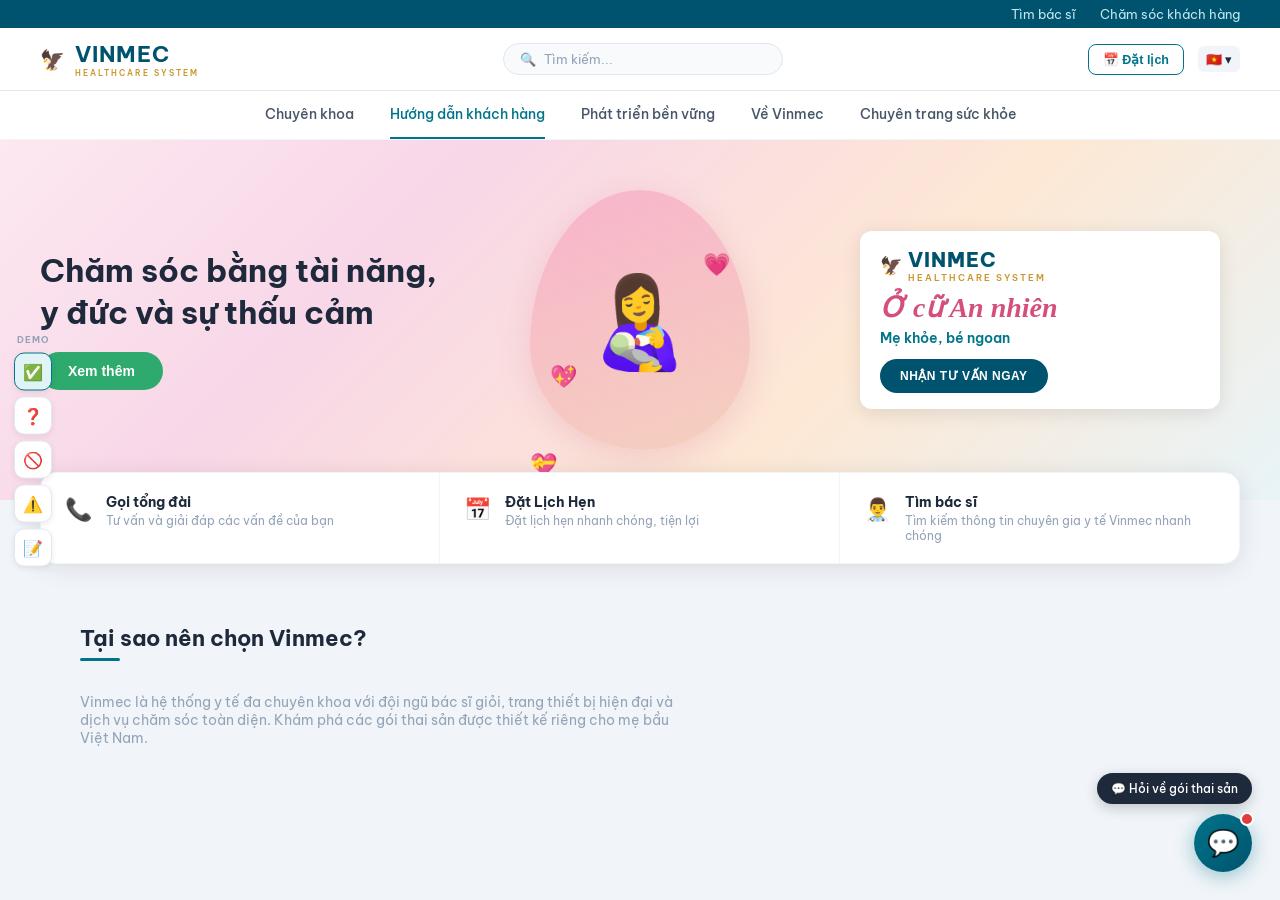
<file: vinmec_chatbot_prototype.html>
<!DOCTYPE html>
<html lang="vi">
<head>
<meta charset="UTF-8">
<meta name="viewport" content="width=device-width, initial-scale=1.0">
<title>Vinmec Healthcare System</title>
<link href="https://fonts.googleapis.com/css2?family=Be+Vietnam+Pro:wght@300;400;500;600;700&display=swap" rel="stylesheet">
<style>
  :root {
    --teal: #00748a;
    --teal-dark: #00536e;
    --teal-light: #e0f4f7;
    --gold: #c8972b;
    --green: #2eaa6e;
    --red: #e03e3e;
    --orange: #f07c20;
    --gray-50: #f8fafc;
    --gray-100: #f1f5f9;
    --gray-200: #e2e8f0;
    --gray-400: #94a3b8;
    --gray-600: #475569;
    --gray-800: #1e293b;
    --white: #ffffff;
  }
  * { box-sizing: border-box; margin: 0; padding: 0; }
  body { font-family: 'Be Vietnam Pro', sans-serif; background: #f1f5f9; color: var(--gray-800); }

  /* ====== HEADER ====== */
  .top-bar {
    background: var(--teal-dark);
    color: white; font-size: 12.5px;
    display: flex; justify-content: flex-end; gap: 24px; padding: 6px 40px;
  }
  .top-bar a { color: #bfe8f0; text-decoration: none; }
  .top-bar a:hover { color: white; }

  .main-header {
    background: white;
    display: flex; align-items: center; justify-content: space-between;
    padding: 12px 40px; border-bottom: 1px solid var(--gray-200);
    box-shadow: 0 1px 6px rgba(0,0,0,0.07);
  }
  .logo { display: flex; flex-direction: column; align-items: flex-start; gap: 0; }
  .logo-text { font-size: 22px; font-weight: 700; color: var(--teal-dark); letter-spacing: 1px; }
  .logo-sub { font-size: 8px; color: var(--gold); letter-spacing: 2px; font-weight: 600; }
  .logo-bird { font-size: 20px; color: var(--gold); margin-right: 4px; }

  .search-bar {
    display: flex; align-items: center; gap: 8px;
    border: 1.5px solid var(--gray-200); border-radius: 24px;
    padding: 7px 16px; background: var(--gray-50); width: 280px;
    font-size: 13px; color: var(--gray-400);
  }
  .header-actions { display: flex; align-items: center; gap: 14px; }
  .btn-calendar {
    border: 1.5px solid var(--teal); color: var(--teal);
    border-radius: 8px; padding: 7px 14px; font-size: 12.5px; font-weight: 600;
    cursor: pointer; background: white; display: flex; align-items: center; gap: 6px;
  }
  .flag-badge {
    background: var(--gray-100); border-radius: 6px; padding: 5px 8px; font-size: 13px;
  }

  nav {
    background: white; border-bottom: 1px solid var(--gray-100);
    display: flex; justify-content: center; gap: 36px; padding: 0 40px;
  }
  nav a {
    color: var(--gray-600); text-decoration: none; font-size: 13.5px; font-weight: 500;
    padding: 14px 0; border-bottom: 2.5px solid transparent;
    transition: all 0.2s;
  }
  nav a:hover, nav a.active { color: var(--teal); border-bottom-color: var(--teal); }

  /* ====== HERO ====== */
  .hero {
    background: linear-gradient(135deg, #fce8f0 0%, #f8d7e8 30%, #fde8d4 65%, #e8f4f8 100%);
    display: grid; grid-template-columns: 1fr 1fr 1fr;
    min-height: 360px; position: relative; overflow: hidden;
    padding: 0 40px;
  }
  .hero-left {
    display: flex; flex-direction: column; justify-content: center; gap: 18px;
    padding: 40px 0;
  }
  .hero-left h1 { font-size: 32px; font-weight: 700; color: var(--gray-800); line-height: 1.3; }
  .btn-more {
    display: inline-block; background: var(--green); color: white;
    border-radius: 24px; padding: 11px 28px; font-weight: 600; font-size: 14px;
    border: none; cursor: pointer; width: fit-content;
  }
  .hero-center {
    display: flex; align-items: center; justify-content: center;
    position: relative;
  }
  .hero-img-placeholder {
    width: 220px; height: 260px;
    background: linear-gradient(160deg, #f8b4cc, #f5d0be);
    border-radius: 50% 50% 48% 52% / 60% 60% 40% 40%;
    display: flex; align-items: center; justify-content: center;
    font-size: 90px; box-shadow: 0 8px 32px rgba(200,80,120,0.18);
  }
  .heart { position: absolute; font-size: 22px; animation: float 3s ease-in-out infinite; }
  .heart:nth-child(1) { top: 40px; left: 30px; animation-delay: 0s; }
  .heart:nth-child(2) { top: 60px; right: 20px; animation-delay: 1s; }
  .heart:nth-child(3) { bottom: 60px; left: 20px; animation-delay: 2s; }
  @keyframes float { 0%,100%{transform:translateY(0)} 50%{transform:translateY(-8px)} }

  .hero-right {
    display: flex; flex-direction: column; justify-content: center; align-items: flex-start;
    padding: 30px 20px;
  }
  .vinmec-badge {
    background: white; border-radius: 12px; padding: 16px 20px;
    box-shadow: 0 4px 20px rgba(0,0,0,0.1); width: 100%;
  }
  .vinmec-badge-title { font-size: 20px; font-weight: 800; color: var(--teal-dark); letter-spacing: 1px; }
  .vinmec-badge-sub { font-size: 9px; color: var(--gold); letter-spacing: 2px; font-weight: 600; }
  .promo-text {
    font-family: Georgia, serif; font-style: italic;
    font-size: 28px; color: #d4507a; font-weight: 700;
    margin-top: 8px; line-height: 1.2;
  }
  .promo-sub { font-size: 14px; color: var(--teal); font-weight: 600; margin-top: 4px; }
  .btn-consult {
    margin-top: 12px; background: var(--teal-dark); color: white;
    border: none; border-radius: 20px; padding: 10px 20px;
    font-size: 12px; font-weight: 700; cursor: pointer; letter-spacing: 0.5px;
  }

  /* Quick actions bar */
  .quick-actions {
    background: white; display: grid; grid-template-columns: repeat(3,1fr);
    border-radius: 16px; box-shadow: 0 4px 24px rgba(0,0,0,0.1);
    margin: -28px 40px 0; position: relative; z-index: 10; overflow: hidden;
    border: 1px solid var(--gray-100);
  }
  .qa-item {
    display: flex; align-items: flex-start; gap: 14px; padding: 20px 24px;
    border-right: 1px solid var(--gray-100); cursor: pointer; transition: background 0.2s;
  }
  .qa-item:last-child { border-right: none; }
  .qa-item:hover { background: var(--teal-light); }
  .qa-icon { font-size: 22px; margin-top: 2px; color: var(--teal); }
  .qa-title { font-size: 14px; font-weight: 700; color: var(--gray-800); }
  .qa-sub { font-size: 12px; color: var(--gray-400); margin-top: 2px; }

  /* ====== CONTENT ====== */
  .content-section { padding: 60px 40px 40px; max-width: 1200px; margin: 0 auto; }
  .section-title { font-size: 22px; font-weight: 700; color: var(--gray-800); margin-bottom: 6px; }
  .section-underline { width: 40px; height: 3px; background: var(--teal); border-radius: 2px; margin-bottom: 32px; }

  /* ====== CHATBOT BUTTON ====== */
  .chatbot-fab {
    position: fixed; bottom: 28px; right: 28px; z-index: 1000;
    display: flex; flex-direction: column; align-items: flex-end; gap: 10px;
  }
  .chatbot-tooltip {
    background: var(--gray-800); color: white; font-size: 12px; font-weight: 500;
    padding: 8px 14px; border-radius: 20px; white-space: nowrap;
    box-shadow: 0 4px 14px rgba(0,0,0,0.2);
    animation: fadeIn 0.3s ease;
  }
  .chatbot-btn {
    width: 58px; height: 58px; border-radius: 50%;
    background: linear-gradient(135deg, var(--teal), var(--teal-dark));
    border: none; cursor: pointer; display: flex; align-items: center; justify-content: center;
    font-size: 26px; box-shadow: 0 4px 20px rgba(0,116,138,0.4);
    transition: transform 0.2s; position: relative;
  }
  .chatbot-btn:hover { transform: scale(1.08); }
  .chatbot-ping {
    position: absolute; top: -2px; right: -2px;
    width: 14px; height: 14px; background: var(--red); border-radius: 50%;
    border: 2px solid white;
    animation: ping 1.5s ease-in-out infinite;
  }
  @keyframes ping { 0%,100%{transform:scale(1);opacity:1} 50%{transform:scale(1.3);opacity:0.7} }

  /* ====== CHATBOT WINDOW ====== */
  .chatbot-window {
    position: fixed; bottom: 100px; right: 28px; z-index: 999;
    width: 390px; height: 620px;
    background: white; border-radius: 20px;
    box-shadow: 0 20px 60px rgba(0,0,0,0.18), 0 4px 20px rgba(0,116,138,0.15);
    display: flex; flex-direction: column; overflow: hidden;
    display: none; /* hidden by default */
    animation: slideUp 0.3s ease;
  }
  @keyframes slideUp { from{opacity:0;transform:translateY(20px)} to{opacity:1;transform:translateY(0)} }
  @keyframes fadeIn { from{opacity:0} to{opacity:1} }

  /* Chat header */
  .chat-header {
    background: linear-gradient(135deg, var(--teal-dark), var(--teal));
    padding: 16px 20px; display: flex; align-items: center; gap: 12px;
    color: white;
  }
  .chat-avatar {
    width: 42px; height: 42px; border-radius: 50%;
    background: rgba(255,255,255,0.2); border: 2px solid rgba(255,255,255,0.4);
    display: flex; align-items: center; justify-content: center; font-size: 20px;
    flex-shrink: 0;
  }
  .chat-header-info h3 { font-size: 14px; font-weight: 700; }
  .chat-header-info p { font-size: 11.5px; opacity: 0.85; margin-top: 1px; }
  .chat-status { display: flex; align-items: center; gap: 5px; font-size: 11px; opacity: 0.9; margin-top: 2px; }
  .status-dot { width: 7px; height: 7px; background: #4ade80; border-radius: 50%; }
  .chat-close {
    margin-left: auto; background: rgba(255,255,255,0.15); border: none; color: white;
    width: 30px; height: 30px; border-radius: 50%; cursor: pointer; font-size: 16px;
    display: flex; align-items: center; justify-content: center;
  }
  .chat-close:hover { background: rgba(255,255,255,0.3); }

  /* Chat topic badge */
  .chat-topic-bar {
    background: var(--teal-light); padding: 8px 16px;
    display: flex; align-items: center; gap: 8px; border-bottom: 1px solid #c8e9ef;
  }
  .topic-badge {
    background: var(--teal); color: white; font-size: 10.5px; font-weight: 600;
    padding: 3px 10px; border-radius: 20px;
  }
  .topic-label { font-size: 11.5px; color: var(--teal-dark); font-weight: 500; }

  /* Messages area */
  .chat-messages {
    flex: 1; overflow-y: auto; padding: 16px 14px; display: flex; flex-direction: column; gap: 10px;
    background: #f8fbfc;
  }
  .chat-messages::-webkit-scrollbar { width: 4px; }
  .chat-messages::-webkit-scrollbar-thumb { background: var(--gray-200); border-radius: 4px; }

  /* Message bubbles */
  .msg { display: flex; gap: 8px; align-items: flex-end; max-width: 100%; }
  .msg.bot { justify-content: flex-start; }
  .msg.user { justify-content: flex-end; }

  .msg-avatar {
    width: 30px; height: 30px; border-radius: 50%;
    background: linear-gradient(135deg, var(--teal-dark), var(--teal));
    display: flex; align-items: center; justify-content: center;
    font-size: 14px; flex-shrink: 0; margin-bottom: 2px;
  }

  .bubble {
    max-width: 82%; padding: 10px 14px; border-radius: 16px; font-size: 13px; line-height: 1.55;
  }
  .bubble.bot {
    background: white; color: var(--gray-800);
    border: 1px solid var(--gray-200); border-bottom-left-radius: 4px;
    box-shadow: 0 1px 4px rgba(0,0,0,0.06);
  }
  .bubble.user {
    background: linear-gradient(135deg, var(--teal-dark), var(--teal));
    color: white; border-bottom-right-radius: 4px;
  }

  /* Special bubble types */
  .bubble.warning {
    background: #fff7ed; border-color: #fed7aa; border-left: 3px solid var(--orange);
  }
  .bubble.redirect {
    background: #fef2f2; border-color: #fecaca; border-left: 3px solid var(--red);
  }
  .bubble.success {
    background: #f0fdf4; border-color: #bbf7d0; border-left: 3px solid var(--green);
  }

  .bubble-label {
    font-size: 10px; font-weight: 700; text-transform: uppercase; letter-spacing: 0.5px;
    margin-bottom: 5px; opacity: 0.7;
  }
  .bubble.warning .bubble-label { color: var(--orange); }
  .bubble.redirect .bubble-label { color: var(--red); }
  .bubble.success .bubble-label { color: var(--green); }

  /* Policy tag */
  .policy-tag {
    display: inline-flex; align-items: center; gap: 4px;
    background: var(--teal-light); color: var(--teal-dark);
    font-size: 10.5px; font-weight: 600; padding: 2px 8px; border-radius: 10px;
    margin-top: 6px; margin-right: 4px;
  }

  /* Price highlight */
  .price-highlight {
    background: linear-gradient(135deg, #00748a15, #00536e10);
    border: 1px solid #00748a30; border-radius: 10px;
    padding: 10px 12px; margin-top: 8px;
  }
  .price-row { display: flex; justify-content: space-between; align-items: center; padding: 3px 0; }
  .price-label { font-size: 12px; color: var(--gray-600); }
  .price-val { font-size: 13px; font-weight: 700; color: var(--teal-dark); }

  /* Quick replies */
  .quick-replies {
    display: flex; flex-wrap: wrap; gap: 6px; margin-top: 8px;
  }
  .qr-btn {
    background: white; border: 1.5px solid var(--teal); color: var(--teal);
    border-radius: 16px; padding: 5px 12px; font-size: 12px; font-weight: 600;
    cursor: pointer; transition: all 0.15s; font-family: inherit;
  }
  .qr-btn:hover { background: var(--teal); color: white; }

  /* CTA buttons in chat */
  .chat-cta {
    display: flex; gap: 8px; margin-top: 8px; flex-wrap: wrap;
  }
  .cta-primary {
    background: var(--teal-dark); color: white; border: none;
    border-radius: 12px; padding: 8px 14px; font-size: 12px; font-weight: 600;
    cursor: pointer; font-family: inherit; display: flex; align-items: center; gap: 5px;
  }
  .cta-secondary {
    background: white; color: var(--teal); border: 1.5px solid var(--teal);
    border-radius: 12px; padding: 8px 14px; font-size: 12px; font-weight: 600;
    cursor: pointer; font-family: inherit; display: flex; align-items: center; gap: 5px;
  }

  /* Feedback row */
  .feedback-row {
    display: flex; align-items: center; gap: 8px; margin-top: 8px; padding-top: 8px;
    border-top: 1px solid var(--gray-100);
  }
  .feedback-label { font-size: 11px; color: var(--gray-400); }
  .fb-btn {
    background: none; border: 1px solid var(--gray-200); border-radius: 8px;
    padding: 3px 10px; font-size: 12px; cursor: pointer; transition: all 0.15s;
  }
  .fb-btn:hover { border-color: var(--teal); color: var(--teal); }
  .fb-btn.wrong:hover { border-color: var(--red); color: var(--red); }

  /* Typing indicator */
  .typing-indicator { display: flex; align-items: center; gap: 4px; padding: 10px 14px; }
  .typing-dot {
    width: 7px; height: 7px; border-radius: 50%; background: var(--gray-400);
    animation: typing 1.2s ease-in-out infinite;
  }
  .typing-dot:nth-child(2) { animation-delay: 0.2s; }
  .typing-dot:nth-child(3) { animation-delay: 0.4s; }
  @keyframes typing { 0%,100%{transform:translateY(0);opacity:0.5} 50%{transform:translateY(-5px);opacity:1} }

  /* Timestamp */
  .msg-time { font-size: 10px; color: var(--gray-400); margin-top: 3px; text-align: center; width: 100%; }

  /* Clarify prompt */
  .clarify-form { background: #f8f3ff; border: 1px solid #e0d4fc; border-radius: 12px; padding: 12px; margin-top: 8px; }
  .clarify-form label { font-size: 11.5px; color: #5b21b6; font-weight: 600; display: block; margin-bottom: 6px; }
  .clarify-options { display: flex; flex-direction: column; gap: 5px; }
  .clarify-opt {
    background: white; border: 1.5px solid #c4b5fd; color: #5b21b6;
    border-radius: 8px; padding: 6px 12px; font-size: 12px; font-weight: 500;
    cursor: pointer; text-align: left; font-family: inherit; transition: all 0.15s;
  }
  .clarify-opt:hover { background: #5b21b6; color: white; border-color: #5b21b6; }

  /* Log notification */
  .log-notice {
    background: #fff7ed; border: 1px solid #fed7aa; border-radius: 10px;
    padding: 10px 12px; margin-top: 6px; font-size: 11.5px; color: #9a3412;
    display: flex; gap: 8px; align-items: flex-start;
  }
  .log-notice-icon { font-size: 14px; flex-shrink: 0; }

  /* Input area */
  .chat-input-area {
    padding: 12px 14px; background: white; border-top: 1px solid var(--gray-100);
    display: flex; gap: 8px; align-items: flex-end;
  }
  .chat-input {
    flex: 1; border: 1.5px solid var(--gray-200); border-radius: 20px;
    padding: 9px 16px; font-size: 13px; font-family: inherit;
    outline: none; resize: none; max-height: 80px; min-height: 38px;
    transition: border-color 0.2s; line-height: 1.4;
  }
  .chat-input:focus { border-color: var(--teal); }
  .send-btn {
    width: 38px; height: 38px; border-radius: 50%;
    background: var(--teal); border: none; cursor: pointer;
    display: flex; align-items: center; justify-content: center;
    color: white; font-size: 16px; flex-shrink: 0;
    transition: background 0.2s;
  }
  .send-btn:hover { background: var(--teal-dark); }
  .send-btn:disabled { background: var(--gray-200); cursor: not-allowed; }

  /* Chat footer */
  .chat-footer {
    background: var(--gray-50); padding: 6px 14px;
    font-size: 10px; color: var(--gray-400); text-align: center;
    border-top: 1px solid var(--gray-100);
  }

  /* Scenario switcher (demo UX) */
  .demo-switcher {
    position: fixed; top: 50%; left: 14px; transform: translateY(-50%);
    z-index: 998; display: flex; flex-direction: column; gap: 6px;
  }
  .demo-label {
    font-size: 9px; font-weight: 700; color: var(--gray-400); text-transform: uppercase;
    letter-spacing: 1px; text-align: center; margin-bottom: 2px;
  }
  .demo-btn {
    width: 38px; height: 38px; border-radius: 10px; border: 1.5px solid var(--gray-200);
    background: white; cursor: pointer; font-size: 16px;
    display: flex; align-items: center; justify-content: center;
    box-shadow: 0 2px 6px rgba(0,0,0,0.08); transition: all 0.15s;
    title: "";
  }
  .demo-btn:hover, .demo-btn.active { border-color: var(--teal); background: var(--teal-light); }
  .demo-btn-label {
    font-size: 9px; color: var(--gray-400); text-align: center; width: 44px;
    margin-left: -3px; line-height: 1.2;
  }

  /* Scroll to bottom */
  .scroll-anchor { height: 1px; }

  /* Responsive */
  @media(max-width:600px){
    .chatbot-window{width:calc(100vw - 20px);right:10px;}
    .demo-switcher{display:none;}
  }
</style>
</head>
<body>

<!-- ===== PAGE LAYOUT ===== -->
<div class="top-bar">
  <a href="#">Tìm bác sĩ</a>
  <a href="#">Chăm sóc khách hàng</a>
</div>

<header class="main-header">
  <div class="logo" style="display:flex;flex-direction:row;align-items:center;gap:6px;">
    <span class="logo-bird">🦅</span>
    <div>
      <div class="logo-text">VINMEC</div>
      <div class="logo-sub">HEALTHCARE SYSTEM</div>
    </div>
  </div>
  <div class="search-bar">
    <span>🔍</span> Tìm kiếm...
  </div>
  <div class="header-actions">
    <button class="btn-calendar">📅 Đặt lịch</button>
    <div class="flag-badge">🇻🇳 ▾</div>
  </div>
</header>

<nav>
  <a href="#">Chuyên khoa</a>
  <a href="#" class="active">Hướng dẫn khách hàng</a>
  <a href="#">Phát triển bền vững</a>
  <a href="#">Về Vinmec</a>
  <a href="#">Chuyên trang sức khỏe</a>
</nav>

<!-- HERO -->
<section class="hero">
  <div class="hero-left">
    <h1>Chăm sóc bằng tài năng,<br>y đức và sự thấu cảm</h1>
    <button class="btn-more">Xem thêm</button>
  </div>
  <div class="hero-center">
    <div style="position:relative">
      <div class="hero-img-placeholder">👩‍🍼</div>
      <span class="heart">💗</span>
      <span class="heart">💖</span>
      <span class="heart">💝</span>
    </div>
  </div>
  <div class="hero-right">
    <div class="vinmec-badge">
      <div style="display:flex;align-items:center;gap:6px;">
        <span style="color:var(--gold);font-size:18px;">🦅</span>
        <div>
          <div class="vinmec-badge-title">VINMEC</div>
          <div class="vinmec-badge-sub">HEALTHCARE SYSTEM</div>
        </div>
      </div>
      <div class="promo-text">Ở cữ An nhiên</div>
      <div class="promo-sub">Mẹ khỏe, bé ngoan</div>
      <button class="btn-consult">NHẬN TƯ VẤN NGAY</button>
    </div>
  </div>
</section>

<!-- QUICK ACTIONS -->
<div class="quick-actions">
  <div class="qa-item">
    <div class="qa-icon">📞</div>
    <div>
      <div class="qa-title">Gọi tổng đài</div>
      <div class="qa-sub">Tư vấn và giải đáp các vấn đề của bạn</div>
    </div>
  </div>
  <div class="qa-item">
    <div class="qa-icon">📅</div>
    <div>
      <div class="qa-title">Đặt Lịch Hẹn</div>
      <div class="qa-sub">Đặt lịch hẹn nhanh chóng, tiện lợi</div>
    </div>
  </div>
  <div class="qa-item">
    <div class="qa-icon">👨‍⚕️</div>
    <div>
      <div class="qa-title">Tìm bác sĩ</div>
      <div class="qa-sub">Tìm kiếm thông tin chuyên gia y tế Vinmec nhanh chóng</div>
    </div>
  </div>
</div>

<!-- CONTENT -->
<div class="content-section">
  <h2 class="section-title">Tại sao nên chọn Vinmec?</h2>
  <div class="section-underline"></div>
  <p style="color:var(--gray-400);font-size:13.5px;max-width:600px;">
    Vinmec là hệ thống y tế đa chuyên khoa với đội ngũ bác sĩ giỏi, trang thiết bị hiện đại và dịch vụ chăm sóc toàn diện.
    Khám phá các gói thai sản được thiết kế riêng cho mẹ bầu Việt Nam.
  </p>
</div>

<!-- ===== DEMO SCENARIO SWITCHER ===== -->
<div class="demo-switcher">
  <div class="demo-label">Demo</div>
  <button class="demo-btn active" onclick="loadScenario('in_scope')" title="Câu hỏi đúng phạm vi">✅
    <div class="demo-btn-label" style="display:none"></div>
  </button>
  <button class="demo-btn" onclick="loadScenario('clarify')" title="Câu hỏi mơ hồ cần làm rõ">❓</button>
  <button class="demo-btn" onclick="loadScenario('out_of_scope')" title="Câu hỏi ngoài phạm vi">🚫</button>
  <button class="demo-btn" onclick="loadScenario('no_source')" title="Không có nguồn chính thức">⚠️</button>
  <button class="demo-btn" onclick="loadScenario('feedback')" title="Phản hồi sai → ghi log">📝</button>
</div>

<!-- ===== CHATBOT FAB ===== -->
<div class="chatbot-fab">
  <div class="chatbot-tooltip" id="chatTooltip">💬 Hỏi về gói thai sản</div>
  <button class="chatbot-btn" id="chatBtn" onclick="toggleChat()">
    💬
    <div class="chatbot-ping"></div>
  </button>
</div>

<!-- ===== CHATBOT WINDOW ===== -->
<div class="chatbot-window" id="chatWindow">
  <div class="chat-header">
    <div class="chat-avatar">🤖</div>
    <div class="chat-header-info">
      <h3>Trợ lý Thai Sản Vinmec</h3>
      <div class="chat-status">
        <div class="status-dot"></div>
        Đang hoạt động · Trả lời trong vài giây
      </div>
    </div>
    <button class="chat-close" onclick="toggleChat()">✕</button>
  </div>

  <div class="chat-topic-bar">
    <div class="topic-badge">🤰 Thai Sản</div>
    <div class="topic-label">Chính sách gói sinh · Giá · Quyền lợi · Bảo hiểm</div>
  </div>

  <div class="chat-messages" id="chatMessages">
    <!-- Messages injected by JS -->
    <div class="scroll-anchor" id="scrollAnchor"></div>
  </div>

  <div class="chat-input-area">
    <textarea class="chat-input" id="chatInput" placeholder="Nhập câu hỏi của bạn..." rows="1"
      onkeydown="handleKey(event)" oninput="autoResize(this)"></textarea>
    <button class="send-btn" id="sendBtn" onclick="sendMessage()">➤</button>
  </div>
  <div class="chat-footer">
    🔒 Thông tin từ Knowledge Base chính thức · Dữ liệu demo
  </div>
</div>

<script>
// ===== KNOWLEDGE BASE =====
const KB = {
  policies: {
    P001:{title:"Quà tặng mẹ và bé khi sinh tại bệnh viện",summary:"Khách hàng sinh tại bệnh viện được tặng bộ quà mẹ và bé.",details:"Bộ quà thường gồm khăn, bỉm sơ sinh, quần áo sơ sinh, chăn ủ. Thành phần không cố định và có thể thay đổi theo từng cơ sở.",conditions:["Áp dụng cho ca sinh hoàn tất tại bệnh viện"],price_info:null,escalation:false},
    P002:{title:"Đăng ký gói sinh",summary:"Khách hàng có thể đăng ký gói sinh trước ngày dự sinh.",details:"Có thể đăng ký ở mốc 27 tuần hoặc 36 tuần. Không bắt buộc mua gói – khách hàng vẫn có thể sinh không có gói.",price_info:{package_27w_from:28500000,package_36w_from:18500000},escalation:false},
    P003:{title:"Gói sinh 27 tuần và 36 tuần",summary:"Hai gói thai sản với phạm vi dịch vụ khác nhau.",details:"Gói 27 tuần: theo dõi từ tam cá nguyệt III sớm, khám thai định kỳ, xét nghiệm cơ bản, quyền lợi sinh. Gói 36 tuần: phù hợp đăng ký gần ngày sinh, tập trung hồ sơ nhập viện và quyền lợi sinh cơ bản.",price_info:{package_27w_from:28500000,package_36w_from:18500000},escalation:false},
    P004:{title:"Chi phí sinh thường",summary:"Sinh thường ước tính 18–32 triệu đồng.",price_info:{from:18000000,to:32000000},escalation:false},
    P005:{title:"Chi phí sinh mổ và phụ thu ngày lễ",summary:"Sinh mổ 32–52 triệu; lần 2: 38–60 triệu; phụ thu ngày lễ 10–20%.",price_info:{c_section_from:32000000,c_section_to:52000000,repeat_from:38000000,repeat_to:60000000,holiday_surcharge_from:10,holiday_surcharge_to:20},escalation:true},
    P006:{title:"Sinh không mua gói",summary:"Vẫn có thể sinh tại bệnh viện, tạm ứng 10–20 triệu tùy loại sinh.",price_info:{deposit_normal:10000000,deposit_csection:20000000},escalation:false},
    P009:{title:"Bảo hiểm và đồng chi trả",summary:"Hỗ trợ bảo lãnh bảo hiểm AIA và đối tác; phần ngoài quyền lợi khách hàng tự chi trả.",escalation:true},
    P012:{title:"Ưu đãi tháng 4",summary:"Giảm 5–8% hoặc quà tặng bổ sung khi đăng ký gói trong tháng 4.",price_info:{discount_from:5,discount_to:8},escalation:true},
  },
  faqs: [
    {id:"F003",q:"sinh mổ lần 2",intent:"c_section_cost",policies:["P005"]},
    {id:"F007",q:"gói sinh sài gòn giá bao nhiêu",intent:"maternity_price",policies:["P002","P003"]},
    {id:"F008",q:"đẻ thường bao nhiêu tiền",intent:"normal_delivery",policies:["P004"]},
    {id:"F011",q:"ưu đãi tháng 4",intent:"promotion",policies:["P012"]},
    {id:"F014",q:"gói 27 tuần ưu đãi",intent:"package_promo",policies:["P003","P012"]},
    {id:"F006",q:"bảo hiểm aia",intent:"insurance",policies:["P009"]},
    {id:"F002",q:"không mua gói sinh",intent:"non_package",policies:["P002","P006"]},
    {id:"F001",q:"quà tặng mẹ bé",intent:"gift",policies:["P001"]},
  ]
};

// ===== SCENARIO DEFINITIONS =====
const SCENARIOS = {
  in_scope: {
    label: "✅ Đúng phạm vi",
    messages: [
      {role:"time",text:"Hôm nay, 09:30"},
      {role:"bot",type:"normal",text:"Xin chào! Tôi là trợ lý tư vấn gói thai sản Vinmec. 🤰\n\nBạn cần hỗ trợ về <b>gói thai sản, giá, quyền lợi, điều kiện đăng ký</b> hay <b>bảo hiểm</b> không?",
        quickReplies:["💰 Gói 27 tuần giá bao nhiêu?","📦 So sánh 27 vs 36 tuần","🏥 Gói sinh thường bao nhiêu?","🎁 Ưu đãi tháng 4"]},
      {role:"user",text:"Gói sinh 27 tuần giá bao nhiêu và bao gồm những gì vậy?"},
      {role:"bot",type:"thinking"},
      {role:"bot",type:"success",
        text:"Dựa trên chính sách chính thức của Vinmec, đây là thông tin gói <b>27 tuần</b>:",
        policyTags:["P003","P002"],
        priceTable:{rows:[
          {label:"Gói 27 tuần (từ)",val:"28.500.000 đ"},
          {label:"Gói 36 tuần (từ)",val:"18.500.000 đ"},
        ]},
        extraText:"<b>Quyền lợi gói 27 tuần gồm:</b><br>• Khám thai định kỳ theo lịch<br>• Xét nghiệm cơ bản thai kỳ<br>• Tư vấn bác sĩ sản<br>• Quyền lợi sinh theo gói<br><br><i>⚠️ Lưu ý: Giá thực tế có thể thay đổi theo cơ sở và thời điểm đăng ký.</i>",
        cta:{primary:"📅 Đặt lịch tư vấn",secondary:"📋 Xem chi tiết gói"},
        hasFeedback:true
      }
    ]
  },
  clarify: {
    label: "❓ Làm rõ câu hỏi",
    messages: [
      {role:"time",text:"Hôm nay, 10:15"},
      {role:"bot",type:"normal",text:"Xin chào! Tôi là trợ lý tư vấn gói thai sản Vinmec. 🤰\n\nBạn cần hỗ trợ về gói thai sản, giá hay quyền lợi?"},
      {role:"user",text:"Tôi muốn hỏi về gói sinh"},
      {role:"bot",type:"clarify",
        text:"Câu hỏi của bạn còn khá rộng – để tôi tư vấn chính xác hơn, bạn có thể cho biết thêm:",
        clarifyOptions:[
          "🗓️ Tôi đang ở tuần thai thứ 27 trở lên",
          "📅 Tôi đang ở tuần 36 trở lên",
          "💰 Tôi muốn so sánh giá 2 gói",
          "🏥 Tôi chưa quyết định cơ sở"
        ]
      },
      {role:"user",text:"Tôi đang ở tuần 28, muốn xem gói 27 tuần"},
      {role:"bot",type:"thinking"},
      {role:"bot",type:"success",
        text:"Với tuần thai <b>28</b>, gói <b>27 tuần</b> là lựa chọn phù hợp để bắt đầu theo dõi từ tam cá nguyệt III.",
        policyTags:["P003"],
        priceTable:{rows:[
          {label:"Gói 27 tuần (từ)",val:"28.500.000 đ"},
          {label:"Tháng 4 – ưu đãi thêm",val:"– 5% đến 8%"},
        ]},
        extraText:"Bạn có muốn tôi kiểm tra thêm ưu đãi đang áp dụng trong tháng này không?",
        cta:{primary:"📅 Đặt lịch tư vấn",secondary:"🎁 Xem ưu đãi tháng 4"},
        hasFeedback:true
      }
    ]
  },
  out_of_scope: {
    label: "🚫 Ngoài phạm vi",
    messages: [
      {role:"time",text:"Hôm nay, 11:00"},
      {role:"bot",type:"normal",text:"Xin chào! Tôi là trợ lý tư vấn gói thai sản Vinmec. 🤰\n\nBạn cần hỗ trợ gì về chính sách thai sản?"},
      {role:"user",text:"Em đang tuần 32, bị đau bụng dưới và ra dịch, có nguy hiểm không ạ?"},
      {role:"bot",type:"thinking"},
      {role:"bot",type:"redirect",
        text:"⚠️ <b>Đây là câu hỏi y tế chuyên môn – ngoài phạm vi của chatbot thai sản này.</b>\n\nTôi không thể tư vấn về triệu chứng lâm sàng vì có thể gây rủi ro nếu thông tin không chính xác.",
        redirectOptions:[
          {icon:"📞",label:"Gọi hotline Vinmec",sub:"1900 232 389 – 24/7"},
          {icon:"👨‍⚕️",label:"Đặt lịch khám bác sĩ",sub:"Bác sĩ sản khoa sẽ tư vấn trực tiếp"},
          {icon:"🚨",label:"Nếu khẩn cấp",sub:"Đến cấp cứu gần nhất ngay"}
        ]
      }
    ]
  },
  no_source: {
    label: "⚠️ Không có nguồn",
    messages: [
      {role:"time",text:"Hôm nay, 14:00"},
      {role:"bot",type:"normal",text:"Xin chào! Tôi là trợ lý tư vấn gói thai sản Vinmec. 🤰"},
      {role:"user",text:"Vinmec có hỗ trợ sinh mổ nước ngoài về Việt Nam không? Chi phí có khác không?"},
      {role:"bot",type:"thinking"},
      {role:"bot",type:"warning",
        text:"⚠️ <b>Chưa thể xác nhận chính xác thông tin này.</b>\n\nKnowledge Base hiện tại chưa có chính sách cụ thể về trường hợp <i>sinh mổ cho người về từ nước ngoài</i>.\n\nĐể đảm bảo thông tin chính xác, tôi đề xuất bạn:",
        noSourceOptions:[
          {icon:"👩‍💼",label:"Kết nối tư vấn viên thật",sub:"Nhân viên sẽ xác nhận chính xác ngay"},
          {icon:"📞",label:"Gọi hotline",sub:"1900 232 389"}
        ]
      }
    ]
  },
  feedback: {
    label: "📝 Phản hồi & Log",
    messages: [
      {role:"time",text:"Hôm nay, 15:30"},
      {role:"bot",type:"normal",text:"Xin chào! Tôi là trợ lý tư vấn gói thai sản Vinmec. 🤰"},
      {role:"user",text:"Gói 36 tuần ở Hải Phòng giá bao nhiêu?"},
      {role:"bot",type:"thinking"},
      {role:"bot",type:"success",
        text:"Theo chính sách hiện hành, gói <b>36 tuần</b> có giá từ <b>18.500.000 đồng</b>. Mức cụ thể tại cơ sở Hải Phòng có thể có chênh lệch nhỏ.",
        policyTags:["P003"],
        priceTable:{rows:[{label:"Gói 36 tuần (từ)",val:"18.500.000 đ"}]},
        hasFeedback:true
      },
      {role:"user",text:"Thông tin không đúng, giá ở Hải Phòng khác với thông tin bạn nêu"},
      {role:"bot",type:"log",
        text:"Cảm ơn bạn đã phản hồi. Tôi đã ghi nhận thông tin này.",
        logDetails:"Phản hồi của bạn sẽ được nhân viên Vinmec xem xét và cập nhật lại Knowledge Base để cải thiện câu trả lời cho các lượt sau.",
        cta:{primary:"👩‍💼 Kết nối tư vấn viên",secondary:"📞 Gọi hotline"}
      }
    ]
  }
};

// ===== STATE =====
let chatOpen = false;
let currentScenario = 'in_scope';
let isTyping = false;

// ===== TOGGLE CHAT =====
function toggleChat() {
  chatOpen = !chatOpen;
  const win = document.getElementById('chatWindow');
  const tooltip = document.getElementById('chatTooltip');
  if (chatOpen) {
    win.style.display = 'flex';
    win.style.flexDirection = 'column';
    tooltip.style.display = 'none';
    loadScenario(currentScenario);
  } else {
    win.style.display = 'none';
    tooltip.style.display = 'block';
  }
}

// ===== LOAD SCENARIO =====
function loadScenario(name) {
  currentScenario = name;
  // Update active demo button
  document.querySelectorAll('.demo-btn').forEach(b => b.classList.remove('active'));
  const idx = ['in_scope','clarify','out_of_scope','no_source','feedback'].indexOf(name);
  if (idx >= 0) document.querySelectorAll('.demo-btn')[idx].classList.add('active');

  const container = document.getElementById('chatMessages');
  container.innerHTML = '';

  if (!chatOpen) return;

  const scenario = SCENARIOS[name];
  if (!scenario) return;

  // Render messages with delay
  let delay = 0;
  scenario.messages.forEach((msg, i) => {
    setTimeout(() => {
      renderMessage(msg, container);
      scrollToBottom();
    }, delay);
    if (msg.role === 'bot' && msg.type === 'thinking') delay += 1200;
    else delay += 300;
  });
}

// ===== RENDER MESSAGE =====
function renderMessage(msg, container) {
  const anchor = document.getElementById('scrollAnchor');

  if (msg.role === 'time') {
    const el = document.createElement('div');
    el.className = 'msg-time';
    el.textContent = msg.text;
    container.insertBefore(el, anchor);
    return;
  }

  if (msg.type === 'thinking') {
    const el = document.createElement('div');
    el.className = 'msg bot';
    el.innerHTML = `<div class="msg-avatar">🤖</div>
      <div class="bubble bot">
        <div class="typing-indicator">
          <div class="typing-dot"></div><div class="typing-dot"></div><div class="typing-dot"></div>
        </div>
      </div>`;
    el.id = 'typingEl';
    container.insertBefore(el, anchor);
    setTimeout(() => { if(el.parentNode) el.parentNode.removeChild(el); }, 1100);
    return;
  }

  const wrap = document.createElement('div');

  if (msg.role === 'user') {
    wrap.className = 'msg user';
    wrap.innerHTML = `<div class="bubble user">${msg.text}</div>`;
  } else {
    // Bot messages
    wrap.className = 'msg bot';
    let bubbleClass = 'bot';
    if (msg.type === 'warning') bubbleClass = 'bot warning';
    if (msg.type === 'redirect') bubbleClass = 'bot redirect';
    if (msg.type === 'success') bubbleClass = 'bot success';
    if (msg.type === 'log') bubbleClass = 'bot warning';

    let inner = '';

    if (msg.type === 'success') inner += `<div class="bubble-label">✅ Có nguồn chính thức</div>`;
    if (msg.type === 'warning') inner += `<div class="bubble-label">⚠️ Không đủ nguồn</div>`;
    if (msg.type === 'redirect') inner += `<div class="bubble-label">🔀 Ngoài phạm vi</div>`;
    if (msg.type === 'log') inner += `<div class="bubble-label">📝 Ghi nhận phản hồi</div>`;
    if (msg.type === 'clarify') inner += `<div class="bubble-label">❓ Cần làm rõ</div>`;

    // Main text
    if (msg.text) inner += `<div style="white-space:pre-line">${msg.text.replace(/\n/g,'<br>')}</div>`;

    // Policy tags
    if (msg.policyTags) {
      inner += `<div style="margin-top:8px">`;
      msg.policyTags.forEach(pid => {
        const p = KB.policies[pid];
        inner += `<span class="policy-tag">📋 ${pid}: ${p ? p.title : pid}</span>`;
      });
      inner += `</div>`;
    }

    // Price table
    if (msg.priceTable) {
      inner += `<div class="price-highlight">`;
      msg.priceTable.rows.forEach(r => {
        inner += `<div class="price-row"><span class="price-label">${r.label}</span><span class="price-val">${r.val}</span></div>`;
      });
      inner += `</div>`;
    }

    // Extra text
    if (msg.extraText) inner += `<div style="margin-top:8px;font-size:12.5px">${msg.extraText}</div>`;

    // Quick replies
    if (msg.quickReplies) {
      inner += `<div class="quick-replies">`;
      msg.quickReplies.forEach(qr => {
        inner += `<button class="qr-btn" onclick="handleQuickReply('${qr}')">${qr}</button>`;
      });
      inner += `</div>`;
    }

    // CTA buttons
    if (msg.cta) {
      inner += `<div class="chat-cta">`;
      if (msg.cta.primary) inner += `<button class="cta-primary" onclick="ctaClick('${msg.cta.primary}')">${msg.cta.primary}</button>`;
      if (msg.cta.secondary) inner += `<button class="cta-secondary" onclick="ctaClick('${msg.cta.secondary}')">${msg.cta.secondary}</button>`;
      inner += `</div>`;
    }

    // Feedback
    if (msg.hasFeedback) {
      inner += `<div class="feedback-row">
        <span class="feedback-label">Thông tin có hữu ích không?</span>
        <button class="fb-btn" onclick="handleFeedback(true, this)">👍 Đúng</button>
        <button class="fb-btn wrong" onclick="handleFeedback(false, this)">👎 Sai</button>
      </div>`;
    }

    // Clarify options
    if (msg.type === 'clarify' && msg.clarifyOptions) {
      inner += `<div class="clarify-form">
        <label>Bạn đang ở giai đoạn nào?</label>
        <div class="clarify-options">`;
      msg.clarifyOptions.forEach(opt => {
        inner += `<button class="clarify-opt" onclick="handleClarify('${opt}')">${opt}</button>`;
      });
      inner += `</div></div>`;
    }

    // Redirect options
    if (msg.type === 'redirect' && msg.redirectOptions) {
      inner += `<div style="margin-top:10px;display:flex;flex-direction:column;gap:8px;">`;
      msg.redirectOptions.forEach(opt => {
        inner += `<div style="display:flex;align-items:center;gap:10px;background:white;border:1px solid #fecaca;border-radius:10px;padding:9px 12px;cursor:pointer;" onclick="ctaClick('${opt.label}')">
          <span style="font-size:18px">${opt.icon}</span>
          <div><div style="font-size:12.5px;font-weight:700;color:#991b1b">${opt.label}</div><div style="font-size:11px;color:#9ca3af">${opt.sub}</div></div>
        </div>`;
      });
      inner += `</div>`;
    }

    // No source options
    if (msg.type === 'warning' && msg.noSourceOptions) {
      inner += `<div style="margin-top:10px;display:flex;flex-direction:column;gap:7px;">`;
      msg.noSourceOptions.forEach(opt => {
        inner += `<div style="display:flex;align-items:center;gap:10px;background:white;border:1px solid #fed7aa;border-radius:10px;padding:9px 12px;cursor:pointer;">
          <span style="font-size:18px">${opt.icon}</span>
          <div><div style="font-size:12.5px;font-weight:700;color:#9a3412">${opt.label}</div><div style="font-size:11px;color:#9ca3af">${opt.sub}</div></div>
        </div>`;
      });
      inner += `</div>`;
    }

    // Log details
    if (msg.type === 'log' && msg.logDetails) {
      inner += `<div class="log-notice">
        <div class="log-notice-icon">📋</div>
        <div style="font-size:11.5px">${msg.logDetails}</div>
      </div>`;
      if (msg.cta) {
        inner += `<div class="chat-cta" style="margin-top:8px">`;
        if (msg.cta.primary) inner += `<button class="cta-primary">${msg.cta.primary}</button>`;
        if (msg.cta.secondary) inner += `<button class="cta-secondary">${msg.cta.secondary}</button>`;
        inner += `</div>`;
      }
    }

    wrap.innerHTML = `<div class="msg-avatar">🤖</div><div class="bubble ${bubbleClass}">${inner}</div>`;
  }

  container.insertBefore(wrap, anchor);

  // Animate in
  wrap.style.opacity = '0';
  wrap.style.transform = 'translateY(8px)';
  wrap.style.transition = 'all 0.25s ease';
  requestAnimationFrame(() => {
    wrap.style.opacity = '1';
    wrap.style.transform = 'translateY(0)';
  });
}

// ===== SEND USER MESSAGE =====
function sendMessage() {
  const input = document.getElementById('chatInput');
  const text = input.value.trim();
  if (!text) return;
  input.value = '';
  autoResize(input);

  const container = document.getElementById('chatMessages');
  renderMessage({role:'user', text}, container);
  scrollToBottom();

  // Simulate bot response
  setTimeout(() => {
    renderMessage({role:'bot', type:'thinking'}, container);
    scrollToBottom();
  }, 300);

  setTimeout(() => {
    const response = getBotResponse(text);
    renderMessage(response, container);
    scrollToBottom();
  }, 1600);
}

// ===== SIMPLE BOT RESPONSE LOGIC =====
function getBotResponse(text) {
  const t = text.toLowerCase();

  // Out of scope: medical symptoms
  const medicalKeywords = ['đau bụng','ra máu','triệu chứng','bị sao','có nguy hiểm','chóng mặt','buồn nôn quá','nhức đầu','khó thở'];
  if (medicalKeywords.some(k => t.includes(k))) {
    return {role:'bot',type:'redirect',
      text:'⚠️ <b>Câu hỏi này liên quan đến triệu chứng y tế – ngoài phạm vi chatbot.</b>\n\nTôi không thể tư vấn về triệu chứng lâm sàng.',
      redirectOptions:[
        {icon:"📞",label:"Gọi hotline Vinmec",sub:"1900 232 389 – 24/7"},
        {icon:"👨‍⚕️",label:"Đặt lịch khám bác sĩ",sub:"Chuyên khoa sản"},
      ]
    };
  }

  // Insurance
  if (t.includes('bảo hiểm') || t.includes('aia') || t.includes('bao hiểm')) {
    return {role:'bot',type:'success',
      text:'Về <b>bảo hiểm và đồng chi trả</b> tại Vinmec:',
      policyTags:['P009'],
      extraText:'• Hỗ trợ bảo lãnh viện phí với thẻ AIA và đối tác khác<br>• Phần ngoài danh mục quyền lợi sẽ do khách hàng tự chi trả<br>• Nâng hạng phòng, thuốc ngoài danh mục thường không được bảo lãnh<br><br><i>⚠️ Quyền lợi cụ thể phụ thuộc hợp đồng bảo hiểm của bạn.</i>',
      cta:{primary:"👩‍💼 Tư vấn bảo hiểm",secondary:"📞 Gọi hotline"},
      hasFeedback:true
    };
  }

  // Price / packages
  if (t.includes('27 tuần') || t.includes('gói 27')) {
    return {role:'bot',type:'success',
      text:'Thông tin <b>gói thai sản 27 tuần</b>:',
      policyTags:['P003'],
      priceTable:{rows:[{label:'Gói 27 tuần (từ)',val:'28.500.000 đ'},{label:'Ưu đãi tháng 4',val:'–5% đến –8%'}]},
      extraText:'Gồm: khám thai định kỳ, xét nghiệm cơ bản, tư vấn bác sĩ sản, quyền lợi sinh theo gói.',
      cta:{primary:"📅 Đặt lịch tư vấn",secondary:"📋 Xem chi tiết"},
      hasFeedback:true
    };
  }
  if (t.includes('36 tuần') || t.includes('gói 36')) {
    return {role:'bot',type:'success',
      text:'Thông tin <b>gói thai sản 36 tuần</b>:',
      policyTags:['P003'],
      priceTable:{rows:[{label:'Gói 36 tuần (từ)',val:'18.500.000 đ'}]},
      extraText:'Phù hợp đăng ký gần ngày sinh, tập trung hồ sơ nhập viện và quyền lợi sinh cơ bản.',
      cta:{primary:"📅 Đặt lịch tư vấn",secondary:"📋 Xem chi tiết"},
      hasFeedback:true
    };
  }
  if (t.includes('sinh mổ') || t.includes('mổ')) {
    return {role:'bot',type:'success',
      text:'Chi phí <b>sinh mổ</b> dự kiến tại Vinmec:',
      policyTags:['P005'],
      priceTable:{rows:[
        {label:'Sinh mổ lần đầu',val:'32–52 triệu đ'},
        {label:'Sinh mổ lần 2',val:'38–60 triệu đ'},
        {label:'Phụ thu ngày lễ (nếu chọn)',val:'+10% đến +20%'},
      ]},
      extraText:'Giá phụ thuộc hạng phòng, thuốc/vật tư sử dụng và thời điểm thực hiện.',
      cta:{primary:"📅 Đặt lịch tư vấn",secondary:"📞 Gọi hotline"},
      hasFeedback:true
    };
  }
  if (t.includes('đẻ thường') || t.includes('sinh thường')) {
    return {role:'bot',type:'success',
      text:'Chi phí <b>sinh thường</b> dự kiến tại Vinmec:',
      policyTags:['P004'],
      priceTable:{rows:[{label:'Tổng chi phí ước tính',val:'18–32 triệu đ'}]},
      extraText:'Phát sinh thêm nếu dùng thuốc ngoài danh mục, nằm dài ngày hoặc nâng hạng phòng.',
      cta:{primary:"📅 Đặt lịch tư vấn",secondary:"📋 Xem chi tiết gói"},
      hasFeedback:true
    };
  }
  if (t.includes('ưu đãi') || t.includes('khuyến mãi') || t.includes('giảm')) {
    return {role:'bot',type:'success',
      text:'<b>Ưu đãi tháng 4/2026</b> cho gói thai sản:',
      policyTags:['P012'],
      priceTable:{rows:[{label:'Giảm trực tiếp',val:'5% – 8%'}]},
      extraText:'• Áp dụng cho gói 27 tuần và 36 tuần<br>• Điều kiện: đăng ký và đặt cọc trong tháng 4<br>• Không cộng dồn với khuyến mãi khác<br><br><i>⚠️ Số lượng suất có giới hạn theo từng cơ sở.</i>',
      cta:{primary:"📅 Đăng ký ngay",secondary:"📋 Điều kiện ưu đãi"},
      hasFeedback:true
    };
  }
  if (t.includes('không mua gói') || t.includes('không cần gói') || t.includes('tạm ứng')) {
    return {role:'bot',type:'success',
      text:'Bạn <b>không bắt buộc phải mua gói</b> để sinh tại Vinmec:',
      policyTags:['P006'],
      priceTable:{rows:[
        {label:'Tạm ứng sinh thường (từ)',val:'10.000.000 đ'},
        {label:'Tạm ứng sinh mổ (từ)',val:'20.000.000 đ'},
      ]},
      extraText:'Vẫn cần hoàn tất hồ sơ sinh và được cơ sở xác nhận tiếp nhận.',
      cta:{primary:"📋 Làm hồ sơ sinh",secondary:"📞 Tư vấn thêm"},
      hasFeedback:true
    };
  }

  // Ambiguous – needs clarification
  if (t.includes('gói') && !t.includes('giá') && !t.includes('27') && !t.includes('36') && !t.includes('bao nhiêu')) {
    return {role:'bot',type:'clarify',
      text:'Để tư vấn chính xác, bạn có thể cho biết thêm:',
      clarifyOptions:[
        "📅 Tôi đang ở tuần 27–35 (gói 27 tuần)",
        "🗓️ Tôi đang ở tuần 36+ (gói 36 tuần)",
        "💰 Tôi muốn so sánh giá 2 gói",
        "🏥 Tôi chưa quyết định cơ sở"
      ]
    };
  }

  // Default / no confident source
  return {role:'bot',type:'warning',
    text:'⚠️ <b>Chưa thể xác nhận chính xác thông tin này từ nguồn chính thức.</b>\n\nTôi đề xuất bạn liên hệ tư vấn viên để được hỗ trợ chính xác nhất.',
    noSourceOptions:[
      {icon:"👩‍💼",label:"Kết nối tư vấn viên",sub:"Phản hồi trong vài phút"},
      {icon:"📞",label:"Gọi hotline",sub:"1900 232 389"}
    ]
  };
}

// ===== HANDLE QUICK REPLY =====
function handleQuickReply(text) {
  document.getElementById('chatInput').value = text;
  sendMessage();
}

function handleClarify(opt) {
  document.getElementById('chatInput').value = opt;
  sendMessage();
}

function ctaClick(label) {
  // Simulate CTA
  const container = document.getElementById('chatMessages');
  const anchor = document.getElementById('scrollAnchor');
  const wrap = document.createElement('div');
  wrap.className = 'msg bot';
  wrap.innerHTML = `<div class="msg-avatar">🤖</div><div class="bubble bot" style="font-size:12.5px">Đã ghi nhận yêu cầu "<b>${label}</b>". Tư vấn viên sẽ liên hệ bạn sớm nhất! 👋</div>`;
  container.insertBefore(wrap, anchor);
  scrollToBottom();
}

// ===== FEEDBACK =====
function handleFeedback(correct, btn) {
  const row = btn.closest('.feedback-row');
  if (correct) {
    row.innerHTML = '<span style="color:#16a34a;font-size:12px">✅ Cảm ơn phản hồi của bạn!</span>';
  } else {
    row.innerHTML = '<span style="color:#dc2626;font-size:12px">📝 Đã ghi nhận – nhân viên sẽ review và cập nhật KB</span>';
    // Show log notice
    const container = document.getElementById('chatMessages');
    const anchor = document.getElementById('scrollAnchor');
    const el = document.createElement('div');
    el.className = 'msg bot';
    el.innerHTML = `<div class="msg-avatar">🤖</div>
      <div class="bubble bot warning">
        <div class="bubble-label">📝 Ghi nhận phản hồi</div>
        Cảm ơn! Phản hồi của bạn đã được lưu vào log hệ thống.<br>
        <div class="log-notice" style="margin-top:8px">
          <div class="log-notice-icon">🔄</div>
          <div>Nhân viên Vinmec sẽ review và cập nhật Knowledge Base để cải thiện câu trả lời cho các lượt sau.</div>
        </div>
        <div class="chat-cta" style="margin-top:8px">
          <button class="cta-primary" onclick="ctaClick('Kết nối tư vấn viên')">👩‍💼 Kết nối tư vấn viên</button>
        </div>
      </div>`;
    container.insertBefore(el, anchor);
    scrollToBottom();
  }
}

// ===== UTILS =====
function scrollToBottom() {
  const container = document.getElementById('chatMessages');
  container.scrollTop = container.scrollHeight;
}

function handleKey(e) {
  if (e.key === 'Enter' && !e.shiftKey) {
    e.preventDefault();
    sendMessage();
  }
}

function autoResize(el) {
  el.style.height = 'auto';
  el.style.height = Math.min(el.scrollHeight, 80) + 'px';
}

// ===== INIT: show tooltip then hide =====
setTimeout(() => {
  const tooltip = document.getElementById('chatTooltip');
  if (tooltip) tooltip.style.opacity = '0';
  setTimeout(() => { if(tooltip) tooltip.style.display = 'none'; }, 500);
}, 4000);
</script>
</body>
</html>
</file>
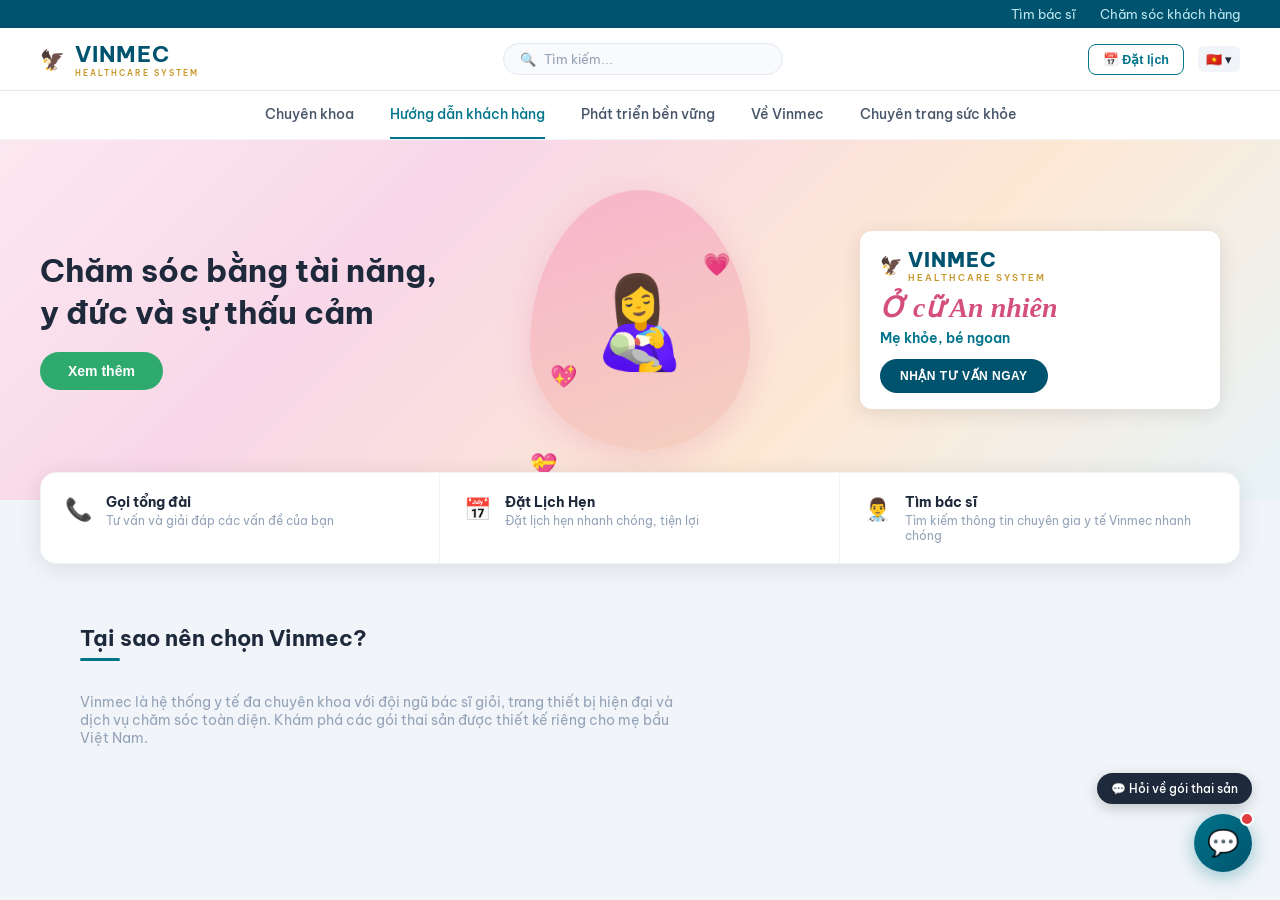
<file: vinmec_chatbot_prototype_v2.html>
<!DOCTYPE html>
<html lang="vi">
<head>
<meta charset="UTF-8">
<meta name="viewport" content="width=device-width, initial-scale=1.0">
<title>Vinmec Healthcare System – AI Chatbot</title>
<link href="https://fonts.googleapis.com/css2?family=Be+Vietnam+Pro:wght@300;400;500;600;700&display=swap" rel="stylesheet">
<style>
  :root {
    --teal: #00748a;
    --teal-dark: #00536e;
    --teal-light: #e0f4f7;
    --gold: #c8972b;
    --green: #2eaa6e;
    --red: #e03e3e;
    --orange: #f07c20;
    --gray-50: #f8fafc;
    --gray-100: #f1f5f9;
    --gray-200: #e2e8f0;
    --gray-400: #94a3b8;
    --gray-600: #475569;
    --gray-800: #1e293b;
    --white: #ffffff;
  }
  * { box-sizing: border-box; margin: 0; padding: 0; }
  body { font-family: 'Be Vietnam Pro', sans-serif; background: #f1f5f9; color: var(--gray-800); }

  /* ====== HEADER ====== */
  .top-bar {
    background: var(--teal-dark);
    color: white; font-size: 12.5px;
    display: flex; justify-content: flex-end; gap: 24px; padding: 6px 40px;
  }
  .top-bar a { color: #bfe8f0; text-decoration: none; }
  .top-bar a:hover { color: white; }

  .main-header {
    background: white;
    display: flex; align-items: center; justify-content: space-between;
    padding: 12px 40px; border-bottom: 1px solid var(--gray-200);
    box-shadow: 0 1px 6px rgba(0,0,0,0.07);
  }
  .logo { display: flex; flex-direction: row; align-items: center; gap: 6px; }
  .logo-text { font-size: 22px; font-weight: 700; color: var(--teal-dark); letter-spacing: 1px; }
  .logo-sub { font-size: 8px; color: var(--gold); letter-spacing: 2px; font-weight: 600; }
  .logo-bird { font-size: 20px; color: var(--gold); margin-right: 4px; }

  .search-bar {
    display: flex; align-items: center; gap: 8px;
    border: 1.5px solid var(--gray-200); border-radius: 24px;
    padding: 7px 16px; background: var(--gray-50); width: 280px;
    font-size: 13px; color: var(--gray-400);
  }
  .header-actions { display: flex; align-items: center; gap: 14px; }
  .btn-calendar {
    border: 1.5px solid var(--teal); color: var(--teal);
    border-radius: 8px; padding: 7px 14px; font-size: 12.5px; font-weight: 600;
    cursor: pointer; background: white; display: flex; align-items: center; gap: 6px;
  }
  .flag-badge {
    background: var(--gray-100); border-radius: 6px; padding: 5px 8px; font-size: 13px;
  }

  nav {
    background: white; border-bottom: 1px solid var(--gray-100);
    display: flex; justify-content: center; gap: 36px; padding: 0 40px;
  }
  nav a {
    color: var(--gray-600); text-decoration: none; font-size: 13.5px; font-weight: 500;
    padding: 14px 0; border-bottom: 2.5px solid transparent;
    transition: all 0.2s;
  }
  nav a:hover, nav a.active { color: var(--teal); border-bottom-color: var(--teal); }

  /* ====== HERO ====== */
  .hero {
    background: linear-gradient(135deg, #fce8f0 0%, #f8d7e8 30%, #fde8d4 65%, #e8f4f8 100%);
    display: grid; grid-template-columns: 1fr 1fr 1fr;
    min-height: 360px; position: relative; overflow: hidden;
    padding: 0 40px;
  }
  .hero-left {
    display: flex; flex-direction: column; justify-content: center; gap: 18px;
    padding: 40px 0;
  }
  .hero-left h1 { font-size: 32px; font-weight: 700; color: var(--gray-800); line-height: 1.3; }
  .btn-more {
    display: inline-block; background: var(--green); color: white;
    border-radius: 24px; padding: 11px 28px; font-weight: 600; font-size: 14px;
    border: none; cursor: pointer; width: fit-content;
  }
  .hero-center {
    display: flex; align-items: center; justify-content: center;
    position: relative;
  }
  .hero-img-placeholder {
    width: 220px; height: 260px;
    background: linear-gradient(160deg, #f8b4cc, #f5d0be);
    border-radius: 50% 50% 48% 52% / 60% 60% 40% 40%;
    display: flex; align-items: center; justify-content: center;
    font-size: 90px; box-shadow: 0 8px 32px rgba(200,80,120,0.18);
  }
  .heart { position: absolute; font-size: 22px; animation: float 3s ease-in-out infinite; }
  .heart:nth-child(1) { top: 40px; left: 30px; animation-delay: 0s; }
  .heart:nth-child(2) { top: 60px; right: 20px; animation-delay: 1s; }
  .heart:nth-child(3) { bottom: 60px; left: 20px; animation-delay: 2s; }
  @keyframes float { 0%,100%{transform:translateY(0)} 50%{transform:translateY(-8px)} }

  .hero-right {
    display: flex; flex-direction: column; justify-content: center; align-items: flex-start;
    padding: 30px 20px;
  }
  .vinmec-badge {
    background: white; border-radius: 12px; padding: 16px 20px;
    box-shadow: 0 4px 20px rgba(0,0,0,0.1); width: 100%;
  }
  .vinmec-badge-title { font-size: 20px; font-weight: 800; color: var(--teal-dark); letter-spacing: 1px; }
  .vinmec-badge-sub { font-size: 9px; color: var(--gold); letter-spacing: 2px; font-weight: 600; }
  .promo-text {
    font-family: Georgia, serif; font-style: italic;
    font-size: 28px; color: #d4507a; font-weight: 700;
    margin-top: 8px; line-height: 1.2;
  }
  .promo-sub { font-size: 14px; color: var(--teal); font-weight: 600; margin-top: 4px; }
  .btn-consult {
    margin-top: 12px; background: var(--teal-dark); color: white;
    border: none; border-radius: 20px; padding: 10px 20px;
    font-size: 12px; font-weight: 700; cursor: pointer; letter-spacing: 0.5px;
  }

  /* Quick actions bar */
  .quick-actions {
    background: white; display: grid; grid-template-columns: repeat(3,1fr);
    border-radius: 16px; box-shadow: 0 4px 24px rgba(0,0,0,0.1);
    margin: -28px 40px 0; position: relative; z-index: 10; overflow: hidden;
    border: 1px solid var(--gray-100);
  }
  .qa-item {
    display: flex; align-items: flex-start; gap: 14px; padding: 20px 24px;
    border-right: 1px solid var(--gray-100); cursor: pointer; transition: background 0.2s;
  }
  .qa-item:last-child { border-right: none; }
  .qa-item:hover { background: var(--teal-light); }
  .qa-icon { font-size: 22px; margin-top: 2px; color: var(--teal); }
  .qa-title { font-size: 14px; font-weight: 700; color: var(--gray-800); }
  .qa-sub { font-size: 12px; color: var(--gray-400); margin-top: 2px; }

  /* ====== CONTENT ====== */
  .content-section { padding: 60px 40px 40px; max-width: 1200px; margin: 0 auto; }
  .section-title { font-size: 22px; font-weight: 700; color: var(--gray-800); margin-bottom: 6px; }
  .section-underline { width: 40px; height: 3px; background: var(--teal); border-radius: 2px; margin-bottom: 32px; }

  /* ====== CHATBOT BUTTON ====== */
  .chatbot-fab {
    position: fixed; bottom: 28px; right: 28px; z-index: 1000;
    display: flex; flex-direction: column; align-items: flex-end; gap: 10px;
  }
  .chatbot-tooltip {
    background: var(--gray-800); color: white; font-size: 12px; font-weight: 500;
    padding: 8px 14px; border-radius: 20px; white-space: nowrap;
    box-shadow: 0 4px 14px rgba(0,0,0,0.2);
    animation: fadeIn 0.3s ease;
  }
  .chatbot-btn {
    width: 58px; height: 58px; border-radius: 50%;
    background: linear-gradient(135deg, var(--teal), var(--teal-dark));
    border: none; cursor: pointer; display: flex; align-items: center; justify-content: center;
    font-size: 26px; box-shadow: 0 4px 20px rgba(0,116,138,0.4);
    transition: transform 0.2s; position: relative;
  }
  .chatbot-btn:hover { transform: scale(1.08); }
  .chatbot-ping {
    position: absolute; top: -2px; right: -2px;
    width: 14px; height: 14px; background: var(--red); border-radius: 50%;
    border: 2px solid white;
    animation: ping 1.5s ease-in-out infinite;
  }
  @keyframes ping { 0%,100%{transform:scale(1);opacity:1} 50%{transform:scale(1.3);opacity:0.7} }

  /* ====== CHATBOT WINDOW ====== */
  .chatbot-window {
    position: fixed; bottom: 100px; right: 28px; z-index: 999;
    width: 400px; height: 640px;
    background: white; border-radius: 20px;
    box-shadow: 0 20px 60px rgba(0,0,0,0.18), 0 4px 20px rgba(0,116,138,0.15);
    display: none;
    flex-direction: column; overflow: hidden;
    animation: slideUp 0.3s ease;
  }
  @keyframes slideUp { from{opacity:0;transform:translateY(20px)} to{opacity:1;transform:translateY(0)} }
  @keyframes fadeIn { from{opacity:0} to{opacity:1} }

  /* Chat header */
  .chat-header {
    background: linear-gradient(135deg, var(--teal-dark), var(--teal));
    padding: 14px 16px; display: flex; align-items: center; gap: 10px;
    color: white; flex-shrink: 0;
  }
  .chat-avatar {
    width: 42px; height: 42px; border-radius: 50%;
    background: rgba(255,255,255,0.2); border: 2px solid rgba(255,255,255,0.4);
    display: flex; align-items: center; justify-content: center; font-size: 20px;
    flex-shrink: 0;
  }
  .chat-header-info h3 { font-size: 14px; font-weight: 700; }
  .chat-header-info p { font-size: 11px; opacity: 0.85; margin-top: 1px; }
  .chat-status { display: flex; align-items: center; gap: 5px; font-size: 11px; opacity: 0.9; margin-top: 2px; }
  .status-dot { width: 7px; height: 7px; background: #4ade80; border-radius: 50%; }
  .chat-header-actions { margin-left: auto; display: flex; gap: 6px; }
  .chat-icon-btn {
    background: rgba(255,255,255,0.15); border: none; color: white;
    width: 30px; height: 30px; border-radius: 50%; cursor: pointer; font-size: 14px;
    display: flex; align-items: center; justify-content: center;
    transition: background 0.15s;
  }
  .chat-icon-btn:hover { background: rgba(255,255,255,0.3); }

  /* API key panel */
  .api-key-panel {
    background: #f0fdf4; border-bottom: 1px solid #bbf7d0;
    padding: 10px 14px; display: none; flex-shrink: 0;
  }
  .api-key-panel.open { display: block; }
  .api-key-label { font-size: 11px; font-weight: 700; color: #166534; margin-bottom: 6px; display: flex; align-items: center; gap: 5px; }
  .api-key-row { display: flex; gap: 6px; }
  .api-key-input {
    flex: 1; border: 1.5px solid #86efac; border-radius: 8px;
    padding: 6px 10px; font-size: 12px; font-family: monospace;
    outline: none; background: white; color: var(--gray-800);
  }
  .api-key-input:focus { border-color: var(--green); }
  .api-key-save {
    background: var(--green); color: white; border: none;
    border-radius: 8px; padding: 6px 12px; font-size: 11.5px; font-weight: 700;
    cursor: pointer; font-family: inherit;
  }
  .api-key-status { font-size: 10.5px; margin-top: 5px; }
  .api-key-status.ok { color: #166534; }
  .api-key-status.err { color: #dc2626; }
  .api-model-row { margin-top: 6px; display: flex; align-items: center; gap: 8px; }
  .api-model-label { font-size: 11px; color: #166534; font-weight: 600; }
  .api-model-select {
    border: 1.5px solid #86efac; border-radius: 6px; padding: 4px 8px;
    font-size: 11.5px; font-family: inherit; outline: none; background: white;
    color: var(--gray-800); cursor: pointer;
  }

  /* Chat topic badge */
  .chat-topic-bar {
    background: var(--teal-light); padding: 7px 14px;
    display: flex; align-items: center; gap: 8px; border-bottom: 1px solid #c8e9ef;
    flex-shrink: 0;
  }
  .topic-badge {
    background: var(--teal); color: white; font-size: 10.5px; font-weight: 600;
    padding: 3px 10px; border-radius: 20px;
  }
  .topic-label { font-size: 11px; color: var(--teal-dark); font-weight: 500; }
  .topic-reset {
    margin-left: auto; background: none; border: 1px solid var(--teal);
    color: var(--teal); border-radius: 10px; padding: 2px 8px; font-size: 10px;
    cursor: pointer; font-family: inherit; font-weight: 600;
  }
  .topic-reset:hover { background: var(--teal); color: white; }

  /* Messages area */
  .chat-messages {
    flex: 1; overflow-y: auto; padding: 14px 12px; display: flex; flex-direction: column; gap: 10px;
    background: #f8fbfc;
  }
  .chat-messages::-webkit-scrollbar { width: 4px; }
  .chat-messages::-webkit-scrollbar-thumb { background: var(--gray-200); border-radius: 4px; }

  /* Message bubbles */
  .msg { display: flex; gap: 8px; align-items: flex-end; max-width: 100%; }
  .msg.bot { justify-content: flex-start; }
  .msg.user { justify-content: flex-end; }

  .msg-avatar {
    width: 28px; height: 28px; border-radius: 50%;
    background: linear-gradient(135deg, var(--teal-dark), var(--teal));
    display: flex; align-items: center; justify-content: center;
    font-size: 13px; flex-shrink: 0; margin-bottom: 2px;
  }

  .bubble {
    max-width: 84%; padding: 10px 13px; border-radius: 16px; font-size: 13px; line-height: 1.55;
  }
  .bubble.bot {
    background: white; color: var(--gray-800);
    border: 1px solid var(--gray-200); border-bottom-left-radius: 4px;
    box-shadow: 0 1px 4px rgba(0,0,0,0.06);
  }
  .bubble.user {
    background: linear-gradient(135deg, var(--teal-dark), var(--teal));
    color: white; border-bottom-right-radius: 4px;
  }
  .bubble.warning {
    background: #fff7ed; border-color: #fed7aa; border-left: 3px solid var(--orange);
  }
  .bubble.redirect {
    background: #fef2f2; border-color: #fecaca; border-left: 3px solid var(--red);
  }
  .bubble.success {
    background: #f0fdf4; border-color: #bbf7d0; border-left: 3px solid var(--green);
  }

  .bubble-label {
    font-size: 10px; font-weight: 700; text-transform: uppercase; letter-spacing: 0.5px;
    margin-bottom: 5px; opacity: 0.7;
  }
  .bubble.warning .bubble-label { color: var(--orange); }
  .bubble.redirect .bubble-label { color: var(--red); }
  .bubble.success .bubble-label { color: var(--green); }

  /* Policy tag */
  .policy-tag {
    display: inline-flex; align-items: center; gap: 4px;
    background: var(--teal-light); color: var(--teal-dark);
    font-size: 10.5px; font-weight: 600; padding: 2px 8px; border-radius: 10px;
    margin-top: 6px; margin-right: 4px;
  }

  /* Price highlight */
  .price-highlight {
    background: linear-gradient(135deg, #00748a15, #00536e10);
    border: 1px solid #00748a30; border-radius: 10px;
    padding: 10px 12px; margin-top: 8px;
  }
  .price-row { display: flex; justify-content: space-between; align-items: center; padding: 3px 0; }
  .price-label { font-size: 12px; color: var(--gray-600); }
  .price-val { font-size: 13px; font-weight: 700; color: var(--teal-dark); }

  /* Quick replies */
  .quick-replies { display: flex; flex-wrap: wrap; gap: 6px; margin-top: 8px; }
  .qr-btn {
    background: white; border: 1.5px solid var(--teal); color: var(--teal);
    border-radius: 16px; padding: 5px 12px; font-size: 12px; font-weight: 600;
    cursor: pointer; transition: all 0.15s; font-family: inherit;
  }
  .qr-btn:hover { background: var(--teal); color: white; }

  /* CTA buttons */
  .chat-cta { display: flex; gap: 8px; margin-top: 8px; flex-wrap: wrap; }
  .cta-primary {
    background: var(--teal-dark); color: white; border: none;
    border-radius: 12px; padding: 7px 13px; font-size: 12px; font-weight: 600;
    cursor: pointer; font-family: inherit; display: flex; align-items: center; gap: 5px;
  }
  .cta-secondary {
    background: white; color: var(--teal); border: 1.5px solid var(--teal);
    border-radius: 12px; padding: 7px 13px; font-size: 12px; font-weight: 600;
    cursor: pointer; font-family: inherit; display: flex; align-items: center; gap: 5px;
  }

  /* Feedback row */
  .feedback-row {
    display: flex; align-items: center; gap: 8px; margin-top: 8px; padding-top: 8px;
    border-top: 1px solid var(--gray-100);
  }
  .feedback-label { font-size: 11px; color: var(--gray-400); }
  .fb-btn {
    background: none; border: 1px solid var(--gray-200); border-radius: 8px;
    padding: 3px 10px; font-size: 12px; cursor: pointer; transition: all 0.15s;
  }
  .fb-btn:hover { border-color: var(--teal); color: var(--teal); }
  .fb-btn.wrong:hover { border-color: var(--red); color: var(--red); }

  /* Typing indicator */
  .typing-indicator { display: flex; align-items: center; gap: 4px; padding: 8px 12px; }
  .typing-dot {
    width: 7px; height: 7px; border-radius: 50%; background: var(--gray-400);
    animation: typing 1.2s ease-in-out infinite;
  }
  .typing-dot:nth-child(2) { animation-delay: 0.2s; }
  .typing-dot:nth-child(3) { animation-delay: 0.4s; }
  @keyframes typing { 0%,100%{transform:translateY(0);opacity:0.5} 50%{transform:translateY(-5px);opacity:1} }

  /* Timestamp */
  .msg-time { font-size: 10px; color: var(--gray-400); margin-top: 2px; text-align: center; width: 100%; }

  /* Clarify prompt */
  .clarify-form { background: #f8f3ff; border: 1px solid #e0d4fc; border-radius: 12px; padding: 10px; margin-top: 8px; }
  .clarify-form label { font-size: 11px; color: #5b21b6; font-weight: 600; display: block; margin-bottom: 6px; }
  .clarify-options { display: flex; flex-direction: column; gap: 5px; }
  .clarify-opt {
    background: white; border: 1.5px solid #c4b5fd; color: #5b21b6;
    border-radius: 8px; padding: 6px 12px; font-size: 12px; font-weight: 500;
    cursor: pointer; text-align: left; font-family: inherit; transition: all 0.15s;
  }
  .clarify-opt:hover { background: #5b21b6; color: white; border-color: #5b21b6; }

  /* Log notification */
  .log-notice {
    background: #fff7ed; border: 1px solid #fed7aa; border-radius: 10px;
    padding: 10px 12px; margin-top: 6px; font-size: 11.5px; color: #9a3412;
    display: flex; gap: 8px; align-items: flex-start;
  }
  .log-notice-icon { font-size: 14px; flex-shrink: 0; }

  /* Error notice */
  .error-notice {
    background: #fef2f2; border: 1px solid #fecaca; border-radius: 10px;
    padding: 8px 12px; margin-top: 6px; font-size: 11.5px; color: #991b1b;
  }

  /* Input area */
  .chat-input-area {
    padding: 10px 12px; background: white; border-top: 1px solid var(--gray-100);
    display: flex; gap: 8px; align-items: flex-end; flex-shrink: 0;
  }
  .chat-input {
    flex: 1; border: 1.5px solid var(--gray-200); border-radius: 20px;
    padding: 8px 14px; font-size: 13px; font-family: inherit;
    outline: none; resize: none; max-height: 80px; min-height: 36px;
    transition: border-color 0.2s; line-height: 1.4;
  }
  .chat-input:focus { border-color: var(--teal); }
  .send-btn {
    width: 36px; height: 36px; border-radius: 50%;
    background: var(--teal); border: none; cursor: pointer;
    display: flex; align-items: center; justify-content: center;
    color: white; font-size: 15px; flex-shrink: 0;
    transition: background 0.2s;
  }
  .send-btn:hover { background: var(--teal-dark); }
  .send-btn:disabled { background: var(--gray-200); cursor: not-allowed; }

  /* Chat footer */
  .chat-footer {
    background: var(--gray-50); padding: 5px 12px;
    font-size: 10px; color: var(--gray-400); text-align: center;
    border-top: 1px solid var(--gray-100); flex-shrink: 0;
  }

  /* Scroll anchor */
  .scroll-anchor { height: 1px; }

  /* Responsive */
  @media(max-width:600px){
    .chatbot-window{width:calc(100vw - 20px);right:10px;}
  }
</style>
</head>
<body>

<!-- ===== PAGE LAYOUT ===== -->
<div class="top-bar">
  <a href="#">Tìm bác sĩ</a>
  <a href="#">Chăm sóc khách hàng</a>
</div>

<header class="main-header">
  <div class="logo">
    <span class="logo-bird">🦅</span>
    <div>
      <div class="logo-text">VINMEC</div>
      <div class="logo-sub">HEALTHCARE SYSTEM</div>
    </div>
  </div>
  <div class="search-bar">
    <span>🔍</span> Tìm kiếm...
  </div>
  <div class="header-actions">
    <button class="btn-calendar">📅 Đặt lịch</button>
    <div class="flag-badge">🇻🇳 ▾</div>
  </div>
</header>

<nav>
  <a href="#">Chuyên khoa</a>
  <a href="#" class="active">Hướng dẫn khách hàng</a>
  <a href="#">Phát triển bền vững</a>
  <a href="#">Về Vinmec</a>
  <a href="#">Chuyên trang sức khỏe</a>
</nav>

<!-- HERO -->
<section class="hero">
  <div class="hero-left">
    <h1>Chăm sóc bằng tài năng,<br>y đức và sự thấu cảm</h1>
    <button class="btn-more">Xem thêm</button>
  </div>
  <div class="hero-center">
    <div style="position:relative">
      <div class="hero-img-placeholder">👩‍🍼</div>
      <span class="heart">💗</span>
      <span class="heart">💖</span>
      <span class="heart">💝</span>
    </div>
  </div>
  <div class="hero-right">
    <div class="vinmec-badge">
      <div style="display:flex;align-items:center;gap:6px;">
        <span style="color:var(--gold);font-size:18px;">🦅</span>
        <div>
          <div class="vinmec-badge-title">VINMEC</div>
          <div class="vinmec-badge-sub">HEALTHCARE SYSTEM</div>
        </div>
      </div>
      <div class="promo-text">Ở cữ An nhiên</div>
      <div class="promo-sub">Mẹ khỏe, bé ngoan</div>
      <button class="btn-consult" onclick="toggleChat()">NHẬN TƯ VẤN NGAY</button>
    </div>
  </div>
</section>

<!-- QUICK ACTIONS -->
<div class="quick-actions">
  <div class="qa-item">
    <div class="qa-icon">📞</div>
    <div>
      <div class="qa-title">Gọi tổng đài</div>
      <div class="qa-sub">Tư vấn và giải đáp các vấn đề của bạn</div>
    </div>
  </div>
  <div class="qa-item">
    <div class="qa-icon">📅</div>
    <div>
      <div class="qa-title">Đặt Lịch Hẹn</div>
      <div class="qa-sub">Đặt lịch hẹn nhanh chóng, tiện lợi</div>
    </div>
  </div>
  <div class="qa-item">
    <div class="qa-icon">👨‍⚕️</div>
    <div>
      <div class="qa-title">Tìm bác sĩ</div>
      <div class="qa-sub">Tìm kiếm thông tin chuyên gia y tế Vinmec nhanh chóng</div>
    </div>
  </div>
</div>

<!-- CONTENT -->
<div class="content-section">
  <h2 class="section-title">Tại sao nên chọn Vinmec?</h2>
  <div class="section-underline"></div>
  <p style="color:var(--gray-400);font-size:13.5px;max-width:600px;">
    Vinmec là hệ thống y tế đa chuyên khoa với đội ngũ bác sĩ giỏi, trang thiết bị hiện đại và dịch vụ chăm sóc toàn diện.
    Khám phá các gói thai sản được thiết kế riêng cho mẹ bầu Việt Nam.
  </p>
</div>

<!-- ===== CHATBOT FAB ===== -->
<div class="chatbot-fab">
  <div class="chatbot-tooltip" id="chatTooltip">💬 Hỏi về gói thai sản</div>
  <button class="chatbot-btn" id="chatBtn" onclick="toggleChat()">
    💬
    <div class="chatbot-ping"></div>
  </button>
</div>

<!-- ===== CHATBOT WINDOW ===== -->
<div class="chatbot-window" id="chatWindow">

  <!-- Header -->
  <div class="chat-header">
    <div class="chat-avatar">🤖</div>
    <div class="chat-header-info">
      <h3>Trợ lý Thai Sản Vinmec</h3>
      <div class="chat-status">
        <div class="status-dot" id="statusDot"></div>
        <span id="statusText">Đang hoạt động · GPT-powered</span>
      </div>
    </div>
    <div class="chat-header-actions">
      <button class="chat-icon-btn" onclick="toggleApiPanel()" title="Cài đặt API Key">⚙️</button>
      <button class="chat-icon-btn" onclick="toggleChat()" title="Đóng">✕</button>
    </div>
  </div>

  <!-- API Key Panel -->
  <div class="api-key-panel" id="apiKeyPanel">
    <div class="api-key-label">🔑 OpenAI API Key</div>
    <div class="api-key-row">
      <input type="password" class="api-key-input" id="apiKeyInput" placeholder="sk-proj-..." />
      <button class="api-key-save" onclick="saveApiKey()">Lưu</button>
    </div>
    <div class="api-model-row">
      <span class="api-model-label">Model:</span>
      <select class="api-model-select" id="modelSelect">
        <option value="gpt-4o-mini">gpt-4o-mini (nhanh, rẻ)</option>
        <option value="gpt-4o">gpt-4o (mạnh hơn)</option>
        <option value="gpt-4-turbo">gpt-4-turbo</option>
      </select>
    </div>
    <div class="api-key-status" id="apiKeyStatus"></div>
  </div>

  <!-- Topic Bar -->
  <div class="chat-topic-bar">
    <div class="topic-badge">🤰 Thai Sản</div>
    <div class="topic-label">Chính sách · Giá · Quyền lợi · Bảo hiểm</div>
    <button class="topic-reset" onclick="resetConversation()">🔄 Làm mới</button>
  </div>

  <!-- Messages -->
  <div class="chat-messages" id="chatMessages">
    <div class="scroll-anchor" id="scrollAnchor"></div>
  </div>

  <!-- Input -->
  <div class="chat-input-area">
    <textarea class="chat-input" id="chatInput" placeholder="Nhập câu hỏi của bạn..." rows="1"
      onkeydown="handleKey(event)" oninput="autoResize(this)"></textarea>
    <button class="send-btn" id="sendBtn" onclick="sendMessage()">➤</button>
  </div>

  <div class="chat-footer">
    🔒 Powered by ChatGPT · Knowledge Base Vinmec · Dữ liệu demo
  </div>
</div>

<script>
// =====================================================================
// KNOWLEDGE BASE – nhúng toàn bộ policies và FAQs vào system prompt
// =====================================================================
const POLICIES_DATA = [
  {"policy_id":"P001","category":"maternity_benefit","title":"Quà tặng mẹ và bé khi sinh tại bệnh viện","summary":"Khách hàng sinh tại bệnh viện được tặng bộ quà mẹ và bé theo chương trình hiện hành.","details":"Khách hàng hoàn tất sinh tại bệnh viện có thể nhận bộ quà dành cho mẹ và bé. Bộ quà thường gồm khăn, bỉm sơ sinh, quần áo sơ sinh, chăn ủ hoặc vật dụng chăm sóc cơ bản. Thành phần quà không cố định tuyệt đối và có thể thay đổi theo từng cơ sở hoặc từng chiến dịch.","conditions":["Áp dụng cho ca sinh hoàn tất tại bệnh viện","Quà tặng phụ thuộc chương trình đang hiệu lực"],"price_info":null},
  {"policy_id":"P002","category":"maternity_package","title":"Đăng ký gói sinh và thời điểm đăng ký","summary":"Khách hàng có thể đăng ký gói sinh trước ngày dự sinh; càng đăng ký sớm càng thuận tiện.","details":"Khách hàng có thể lựa chọn đăng ký gói thai sản ở các mốc tuần phù hợp như 27 tuần hoặc 36 tuần. Trường hợp chưa quyết định sớm, khách hàng vẫn có thể đăng ký gần ngày sinh nếu hồ sơ và tình trạng chuyên môn cho phép. Nếu không mua gói, khách hàng vẫn có thể làm hồ sơ sinh và nhập viện khi có chỉ định sinh.","conditions":["Cần có hồ sơ thai kỳ cơ bản","Được bác sĩ hoặc nhân viên tư vấn xác nhận điều kiện tiếp nhận"],"price_info":{"package_27w_from":28500000,"package_36w_from":18500000}},
  {"policy_id":"P003","category":"maternity_package","title":"Gói sinh 27 tuần và 36 tuần","summary":"Gói thai sản 27 tuần và 36 tuần có phạm vi dịch vụ khác nhau theo giai đoạn thai kỳ.","details":"Gói 27 tuần phù hợp với khách hàng bắt đầu theo dõi thai kỳ từ tam cá nguyệt thứ ba sớm, bao gồm khám thai định kỳ, xét nghiệm cơ bản, tư vấn bác sĩ sản và quyền lợi sinh theo gói. Gói 36 tuần phù hợp với khách hàng quyết định sinh tại bệnh viện ở giai đoạn gần ngày dự sinh, tập trung vào hồ sơ nhập viện, theo dõi cuối thai kỳ và quyền lợi sinh cơ bản.","conditions":["Áp dụng cho thai kỳ đơn, tiến triển ổn định trong kịch bản demo"],"price_info":{"package_27w_from":28500000,"package_36w_from":18500000}},
  {"policy_id":"P004","category":"delivery_cost","title":"Chi phí sinh thường theo gói và ngoài gói","summary":"Sinh thường có thể phát sinh thêm chi phí nếu vượt phạm vi dịch vụ tiêu chuẩn.","details":"Khách hàng sinh thường theo combo hoặc gói sinh thường sẽ được thanh toán theo phạm vi quyền lợi đã đăng ký. Chi phí phát sinh thường xuất hiện khi cần sử dụng thêm thuốc ngoài danh mục tiêu chuẩn, thủ thuật hỗ trợ chuyên môn, nằm viện dài hơn dự kiến hoặc nâng hạng phòng.","price_info":{"normal_delivery_estimate_from":18000000,"normal_delivery_estimate_to":32000000}},
  {"policy_id":"P005","category":"delivery_cost","title":"Chi phí sinh mổ, mổ lần 2 và phụ thu ngày lễ","summary":"Sinh mổ có mức chi phí cao hơn sinh thường và có thể có phụ thu ngoài giờ hoặc ngày lễ.","details":"Khách hàng sinh mổ được tính chi phí dựa trên loại phòng, phạm vi gói đăng ký, thuốc và vật tư sử dụng, bác sĩ thực hiện và thời điểm thực hiện. Trường hợp sinh mổ lần 2 có thể phát sinh chi phí chuyên môn và theo dõi hậu phẫu cao hơn so với ca sinh mổ lần đầu. Nếu khách hàng chọn ngày mổ trùng ngày lễ hoặc ngoài khung giờ tiêu chuẩn, hệ thống có thể áp dụng phụ thu theo biểu phí hiện hành.","price_info":{"c_section_estimate_from":32000000,"c_section_estimate_to":52000000,"repeat_c_section_estimate_from":38000000,"repeat_c_section_estimate_to":60000000,"holiday_surcharge_percent_from":10,"holiday_surcharge_percent_to":20}},
  {"policy_id":"P006","category":"admission_process","title":"Sinh không mua gói: làm hồ sơ, tạm ứng, chọn bác sĩ","summary":"Khách hàng không mua gói vẫn có thể sinh tại bệnh viện nếu hoàn tất hồ sơ và tạm ứng theo quy định.","details":"Khách hàng không đăng ký gói trước vẫn có thể đến làm hồ sơ sinh, theo dõi đến ngày dự sinh và nhập viện khi có dấu hiệu chuyển dạ hoặc lịch mổ. Khi nhập viện, bệnh viện có thể yêu cầu tạm ứng theo mức dự kiến của loại sinh và hạng phòng đã chọn.","price_info":{"deposit_normal_delivery_from":10000000,"deposit_c_section_from":20000000}},
  {"policy_id":"P007","category":"postpartum_care","title":"Hỗ trợ sau sinh cho mẹ và chăm sóc bé","summary":"Điều dưỡng hỗ trợ mẹ sau sinh và hướng dẫn chăm sóc bé trong phạm vi dịch vụ nội trú.","details":"Sau sinh, điều dưỡng hỗ trợ theo dõi dấu hiệu sinh tồn của mẹ, hướng dẫn vệ sinh cá nhân, hỗ trợ vận động sớm, hỗ trợ cho con bú và hướng dẫn chăm sóc sơ sinh cơ bản.","price_info":null},
  {"policy_id":"P008","category":"room_pricing","title":"Giá phòng nhi tại cơ sở Ocean Park 2 / Hưng Yên","summary":"Giá phòng nhi được tính theo loại phòng và số ngày nằm viện.","details":"Phòng nhi tại cơ sở Ocean Park 2 hoặc khu vực Hưng Yên được chia theo nhóm phòng tiêu chuẩn, phòng riêng và phòng cao cấp. Giá theo ngày chỉ là giá phòng, chưa bao gồm thuốc, xét nghiệm, thủ thuật hoặc bác sĩ khám.","price_info":{"room_standard_per_day":1800000,"room_private_per_day":2600000,"room_premium_per_day":3500000}},
  {"policy_id":"P009","category":"insurance","title":"Bảo hiểm và đồng chi trả","summary":"Bệnh viện hỗ trợ bảo lãnh hoặc quyết toán theo chính sách đối tác bảo hiểm; khách hàng có thể vẫn phải đồng chi trả.","details":"Khách hàng sử dụng thẻ bảo hiểm sức khỏe như AIA hoặc bảo hiểm đối tác khác có thể được hỗ trợ bảo lãnh viện phí đối với các hạng mục nằm trong phạm vi quyền lợi hợp đồng. Các phần ngoài danh mục được bảo hiểm chấp nhận, phần vượt hạn mức, phần nâng hạng dịch vụ hoặc thuốc vật tư không thuộc hợp đồng sẽ do khách hàng tự chi trả.","price_info":null},
  {"policy_id":"P010","category":"follow_up","title":"Khám lại cho mẹ và bé sau sinh","summary":"Khách hàng có gói thai sản có thể được bao gồm một số lần tái khám sau sinh theo quyền lợi gói.","details":"Khám lại sau sinh thường gồm đánh giá hồi phục của mẹ, kiểm tra vết mổ hoặc tầng sinh môn, tư vấn nuôi con bú, tư vấn kế hoạch hóa gia đình, theo dõi tăng trưởng cơ bản và đánh giá tình trạng sơ sinh của bé.","price_info":{"follow_up_consultation_from":300000,"follow_up_consultation_to":1200000}},
  {"policy_id":"P011","category":"admission_checklist","title":"Danh sách đồ cần chuẩn bị khi đi sinh","summary":"Khách hàng nên chuẩn bị đầy đủ hồ sơ cá nhân, đồ dùng cho mẹ và đồ dùng sơ sinh trước ngày nhập viện.","details":"Danh sách chuẩn bị gồm giấy tờ tùy thân, hồ sơ khám thai, thẻ bảo hiểm nếu có, quần áo và vật dụng cá nhân của mẹ, quần áo sơ sinh, bỉm, khăn sữa, khăn ủ, bình nước và vật dụng cần thiết cho thời gian nằm viện.","price_info":null},
  {"policy_id":"P012","category":"promotion","title":"Ưu đãi tháng 4 cho gói thai sản","summary":"Trong tháng 4, một số gói thai sản có thể áp dụng ưu đãi trực tiếp hoặc quà tặng bổ sung.","details":"Khách hàng đăng ký gói thai sản 27 tuần hoặc 36 tuần trong tháng 4 có thể nhận ưu đãi giảm trực tiếp 5% đến 8% hoặc quà tặng bổ sung cho mẹ và bé. Ưu đãi không cộng dồn với mọi chương trình khác và có thể giới hạn theo số lượng suất đăng ký.","price_info":{"discount_percent_from":5,"discount_percent_to":8}},
  {"policy_id":"P013","category":"vaccination","title":"Tiêm vaccine RSV và bảng giá vaccine","summary":"Dịch vụ tiêm vaccine được tính theo từng loại vaccine và thời điểm cung ứng.","details":"Khách hàng có thể đăng ký tiêm vaccine RSV hoặc vaccine cho trẻ theo bảng giá hiện hành của trung tâm tiêm chủng. Giá vaccine thay đổi theo loại, hãng, lứa tuổi áp dụng và tình trạng cung ứng.","price_info":{"rsv_vaccine_estimate_from":8500000,"rsv_vaccine_estimate_to":11000000,"general_vaccine_consultation_fee_from":200000}},
  {"policy_id":"P014","category":"ivf","title":"Tư vấn IVF và chi phí dự kiến","summary":"Chi phí IVF phụ thuộc số chu kỳ, thuốc, xét nghiệm và kỹ thuật hỗ trợ sinh sản sử dụng.","details":"Khách hàng làm IVF sẽ được tư vấn theo từng giai đoạn gồm khám ban đầu, xét nghiệm, kích trứng, chọc hút noãn, tạo phôi, nuôi phôi, chuyển phôi và theo dõi sau chuyển phôi. Tổng chi phí phụ thuộc tình trạng lâm sàng, phác đồ thuốc, số lần thực hiện và kỹ thuật đi kèm.","price_info":{"ivf_consultation_from":500000,"ivf_total_estimate_from":70000000,"ivf_total_estimate_to":130000000}},
  {"policy_id":"P015","category":"facility_comparison","title":"So sánh cơ sở Times City và Smart City cho dịch vụ sinh","summary":"Hai cơ sở có thể khác nhau về vị trí, hạng phòng, lịch bác sĩ và trải nghiệm dịch vụ.","details":"Khi khách hàng hỏi nên sinh ở Times City hay Smart City, không nên khẳng định cơ sở nào tốt hơn một cách tuyệt đối. Thay vào đó, so sánh theo các tiêu chí như vị trí thuận tiện, hạng phòng mong muốn, bác sĩ theo dõi thai kỳ, lịch mổ hoặc sinh dự kiến, ngân sách và ưu đãi đang áp dụng tại từng cơ sở.","price_info":null},
  {"policy_id":"P016","category":"doctor_booking","title":"Đăng ký bác sĩ và dịch vụ tư vấn trực tiếp","summary":"Khách hàng có thể yêu cầu tư vấn gói sinh hoặc đặt lịch với bác sĩ tùy tính sẵn có.","details":"Khách hàng có nhu cầu được tư vấn riêng về gói sinh hoặc muốn gắn với bác sĩ cụ thể có thể để lại cơ sở quan tâm, tuần thai hiện tại và hình thức sinh dự kiến để nhân viên xác nhận khả năng tiếp nhận. Việc giữ lịch bác sĩ hoặc chọn bác sĩ không được bảo đảm nếu đăng ký quá sát ngày sinh.","price_info":{"consultation_booking_fee_from":0}}
];

const SYSTEM_PROMPT = `Bạn là trợ lý tư vấn gói thai sản chính thức của hệ thống bệnh viện Vinmec. Tên bạn là "Trợ lý Vinmec".

## NGUYÊN TẮC CỐT LÕI
1. CHỈ trả lời dựa trên Knowledge Base bên dưới. KHÔNG bịa thêm thông tin.
2. Nếu câu hỏi liên quan đến triệu chứng y tế, cấp cứu, hoặc tư vấn y khoa thuần túy → từ chối lịch sự và chuyển hướng.
3. Nếu không có đủ dữ liệu → thừa nhận và đề xuất liên hệ tư vấn viên.
4. Ưu tiên Precision (chính xác) hơn Recall. Thà từ chối còn hơn nói sai.
5. Luôn trả lời bằng tiếng Việt, thân thiện và thấu cảm với mẹ bầu.
6. Xưng "em", gọi khách hàng là "chị".

## KNOWLEDGE BASE – CHÍNH SÁCH VINMEC
${JSON.stringify(POLICIES_DATA, null, 2)}

## ĐỊNH DẠNG PHẢN HỒI BẮT BUỘC
Bạn PHẢI trả lời dưới dạng JSON object duy nhất, KHÔNG có markdown wrapper, theo cấu trúc:

{
  "type": "<loại phản hồi>",
  "text": "<nội dung chính, có thể dùng <b>bold</b> và <br> cho xuống dòng>",
  "policyTags": ["P001", "P002"],
  "priceTable": {
    "rows": [
      {"label": "Tên mục", "val": "Giá trị"}
    ]
  },
  "extraText": "<thông tin bổ sung, HTML inline>",
  "quickReplies": ["Câu hỏi gợi ý 1", "Câu hỏi gợi ý 2"],
  "cta": {
    "primary": "📅 Đặt lịch tư vấn",
    "secondary": "📞 Gọi hotline"
  },
  "hasFeedback": true,
  "clarifyOptions": ["Lựa chọn 1", "Lựa chọn 2"],
  "redirectOptions": [
    {"icon": "📞", "label": "Tên hành động", "sub": "Mô tả"}
  ],
  "noSourceOptions": [
    {"icon": "👩‍💼", "label": "Tên hành động", "sub": "Mô tả"}
  ],
  "logDetails": "<chi tiết log nếu type=log>"
}

## CÁC LOẠI PHẢN HỒI (type)
- "success": Có đủ thông tin từ KB để trả lời chính xác. Thêm policyTags, priceTable nếu có số liệu. hasFeedback=true.
- "clarify": Câu hỏi mơ hồ, cần hỏi thêm. Thêm clarifyOptions (3-4 lựa chọn cụ thể).
- "redirect": Câu hỏi ngoài phạm vi (triệu chứng y tế, khẩn cấp). Thêm redirectOptions.
- "warning": Có hỏi về chính sách nhưng không đủ dữ liệu trong KB. Thêm noSourceOptions.
- "normal": Chào hỏi, câu trả lời đơn giản không cần phân loại đặc biệt. Thêm quickReplies để gợi ý câu hỏi.
- "log": Ghi nhận phản hồi sai từ người dùng. Thêm logDetails và cta.

## QUY TẮC PHÂN LOẠI
- Câu hỏi về giá, gói, quyền lợi, bảo hiểm, thủ tục → dùng "success" hoặc "clarify"
- "đau bụng", "ra máu", "triệu chứng", "có nguy hiểm không", "khó thở", "rỉ ối", "cấp cứu" → dùng "redirect"
- Câu hỏi không có trong KB → dùng "warning"
- Lần đầu chào hoặc câu hỏi mở → dùng "normal" với quickReplies
- Khi người dùng nói thông tin sai/không đúng → dùng "log"

## VÍ DỤ
Câu hỏi: "Gói 27 tuần giá bao nhiêu?"
→ type=success, policyTags=["P003","P002"], priceTable với giá từ 28.5 triệu, extraText về quyền lợi

Câu hỏi: "Em đau bụng có sao không?"
→ type=redirect, redirectOptions gồm hotline và đặt lịch bác sĩ

Câu hỏi: "Tôi muốn hỏi về gói sinh" (không rõ tuần thai)
→ type=clarify, clarifyOptions hỏi tuần thai và mục tiêu

QUAN TRỌNG: Chỉ trả về JSON thuần, không có \`\`\`json hay bất kỳ wrapper nào.`;

// =====================================================================
// STATE
// =====================================================================
let chatOpen = false;
let apiKey = localStorage.getItem('vinmec_openai_key') || '';
let selectedModel = localStorage.getItem('vinmec_model') || 'gpt-4o-mini';
let conversationHistory = [];
let isProcessing = false;

// =====================================================================
// INIT
// =====================================================================
window.addEventListener('DOMContentLoaded', () => {
  if (apiKey) {
    document.getElementById('apiKeyInput').value = apiKey;
    document.getElementById('apiKeyStatus').textContent = '✅ API key đã được lưu';
    document.getElementById('apiKeyStatus').className = 'api-key-status ok';
  }
  document.getElementById('modelSelect').value = selectedModel;

  // Hide tooltip after 4s
  setTimeout(() => {
    const tooltip = document.getElementById('chatTooltip');
    if (tooltip) {
      tooltip.style.opacity = '0';
      tooltip.style.transition = 'opacity 0.5s';
      setTimeout(() => { tooltip.style.display = 'none'; }, 500);
    }
  }, 4000);
});

// =====================================================================
// API KEY MANAGEMENT
// =====================================================================
function saveApiKey() {
  const val = document.getElementById('apiKeyInput').value.trim();
  const model = document.getElementById('modelSelect').value;
  const statusEl = document.getElementById('apiKeyStatus');

  if (!val.startsWith('sk-')) {
    statusEl.textContent = '❌ API key không hợp lệ (phải bắt đầu bằng sk-)';
    statusEl.className = 'api-key-status err';
    return;
  }

  apiKey = val;
  selectedModel = model;
  localStorage.setItem('vinmec_openai_key', apiKey);
  localStorage.setItem('vinmec_model', selectedModel);

  statusEl.textContent = '✅ Đã lưu! Chatbot sẵn sàng dùng AI thực sự.';
  statusEl.className = 'api-key-status ok';

  setTimeout(() => toggleApiPanel(), 1200);
}

function toggleApiPanel() {
  const panel = document.getElementById('apiKeyPanel');
  panel.classList.toggle('open');
}

// =====================================================================
// TOGGLE CHAT
// =====================================================================
function toggleChat() {
  chatOpen = !chatOpen;
  const win = document.getElementById('chatWindow');
  const tooltip = document.getElementById('chatTooltip');

  if (chatOpen) {
    win.style.display = 'flex';
    win.style.flexDirection = 'column';
    win.style.animation = 'slideUp 0.3s ease';
    tooltip.style.display = 'none';
    if (conversationHistory.length === 0) {
      showWelcomeMessage();
    }
  } else {
    win.style.display = 'none';
    tooltip.style.display = 'block';
  }
}

// =====================================================================
// WELCOME MESSAGE
// =====================================================================
function showWelcomeMessage() {
  const now = new Date();
  const timeStr = `Hôm nay, ${now.getHours().toString().padStart(2,'0')}:${now.getMinutes().toString().padStart(2,'0')}`;
  appendTimeStamp(timeStr);

  renderBotMessage({
    type: 'normal',
    text: 'Xin chào chị! 👋 Em là trợ lý tư vấn gói thai sản của Vinmec.<br><br>Em có thể hỗ trợ chị về <b>gói thai sản, giá dịch vụ, quyền lợi, điều kiện đăng ký và bảo hiểm</b>. Chị cần hỏi gì ạ?',
    quickReplies: [
      '💰 Gói 27 tuần giá bao nhiêu?',
      '📦 So sánh gói 27 và 36 tuần',
      '🏥 Chi phí sinh thường bao nhiêu?',
      '🎁 Ưu đãi tháng 4 có gì?',
      '🔒 Bảo hiểm AIA được bảo lãnh không?'
    ]
  });
}

// =====================================================================
// RESET CONVERSATION
// =====================================================================
function resetConversation() {
  conversationHistory = [];
  document.getElementById('chatMessages').innerHTML = '<div class="scroll-anchor" id="scrollAnchor"></div>';
  showWelcomeMessage();
}

// =====================================================================
// SEND MESSAGE
// =====================================================================
async function sendMessage() {
  if (isProcessing) return;

  const input = document.getElementById('chatInput');
  const text = input.value.trim();
  if (!text) return;

  input.value = '';
  autoResize(input);

  // Render user message
  appendUserMessage(text);
  scrollToBottom();

  // Check API key
  if (!apiKey) {
    showApiKeyPrompt();
    return;
  }

  // Show typing
  isProcessing = true;
  setSendBtnState(false);
  const typingEl = appendTypingIndicator();
  scrollToBottom();

  try {
    const responseData = await callOpenAI(text);
    typingEl.remove();
    renderBotMessage(responseData);
  } catch (err) {
    typingEl.remove();
    renderBotMessage({
      type: 'warning',
      text: '⚠️ <b>Không thể kết nối ChatGPT.</b><br>' + sanitizeError(err.message),
      noSourceOptions: [
        { icon: '🔑', label: 'Kiểm tra API Key', sub: 'Nhấn ⚙️ để cập nhật key' },
        { icon: '📞', label: 'Gọi hotline Vinmec', sub: '1900 232 389' }
      ]
    });
  } finally {
    isProcessing = false;
    setSendBtnState(true);
    scrollToBottom();
  }
}

function sanitizeError(msg) {
  if (!msg) return 'Lỗi không xác định.';
  if (msg.includes('401')) return 'API key không hợp lệ hoặc đã hết hạn.';
  if (msg.includes('429')) return 'Vượt quá giới hạn request. Vui lòng thử lại sau.';
  if (msg.includes('500') || msg.includes('503')) return 'Lỗi máy chủ OpenAI. Vui lòng thử lại sau.';
  if (msg.includes('Failed to fetch') || msg.includes('network')) return 'Lỗi kết nối mạng.';
  return msg.substring(0, 120);
}

function showApiKeyPrompt() {
  renderBotMessage({
    type: 'warning',
    text: '🔑 <b>Chưa có API Key.</b><br>Để dùng AI thực sự, chị vui lòng nhấn ⚙️ trên thanh tiêu đề và nhập OpenAI API Key.',
    noSourceOptions: [
      { icon: '⚙️', label: 'Mở cài đặt API Key', sub: 'Nhấn ⚙️ góc trên bên phải cửa sổ chat' }
    ]
  });
  setTimeout(() => toggleApiPanel(), 500);
}

// =====================================================================
// CALL OPENAI API
// =====================================================================
async function callOpenAI(userMessage) {
  // Add to conversation history
  conversationHistory.push({ role: 'user', content: userMessage });

  const body = {
    model: selectedModel,
    messages: [
      { role: 'system', content: SYSTEM_PROMPT },
      ...conversationHistory
    ],
    response_format: { type: 'json_object' },
    temperature: 0.3,
    max_tokens: 1000
  };

  const resp = await fetch('https://api.openai.com/v1/chat/completions', {
    method: 'POST',
    headers: {
      'Content-Type': 'application/json',
      'Authorization': `Bearer ${apiKey}`
    },
    body: JSON.stringify(body)
  });

  if (!resp.ok) {
    const errData = await resp.json().catch(() => ({}));
    throw new Error(`HTTP ${resp.status}: ${errData.error?.message || resp.statusText}`);
  }

  const data = await resp.json();
  const content = data.choices[0].message.content;

  // Add assistant response to history
  conversationHistory.push({ role: 'assistant', content });

  // Parse JSON
  try {
    return JSON.parse(content);
  } catch {
    return { type: 'normal', text: content };
  }
}

// =====================================================================
// RENDER HELPERS
// =====================================================================
function appendTimeStamp(text) {
  const anchor = document.getElementById('scrollAnchor');
  const el = document.createElement('div');
  el.className = 'msg-time';
  el.textContent = text;
  anchor.parentNode.insertBefore(el, anchor);
}

function appendUserMessage(text) {
  const anchor = document.getElementById('scrollAnchor');
  const wrap = document.createElement('div');
  wrap.className = 'msg user';
  wrap.innerHTML = `<div class="bubble user">${escHtml(text)}</div>`;
  animateIn(wrap);
  anchor.parentNode.insertBefore(wrap, anchor);
}

function appendTypingIndicator() {
  const anchor = document.getElementById('scrollAnchor');
  const el = document.createElement('div');
  el.className = 'msg bot';
  el.innerHTML = `<div class="msg-avatar">🤖</div>
    <div class="bubble bot">
      <div class="typing-indicator">
        <div class="typing-dot"></div><div class="typing-dot"></div><div class="typing-dot"></div>
      </div>
    </div>`;
  anchor.parentNode.insertBefore(el, anchor);
  return el;
}

function renderBotMessage(msg) {
  const anchor = document.getElementById('scrollAnchor');
  const wrap = document.createElement('div');
  wrap.className = 'msg bot';

  let bubbleClass = 'bot';
  if (msg.type === 'success') bubbleClass = 'bot success';
  else if (msg.type === 'warning') bubbleClass = 'bot warning';
  else if (msg.type === 'redirect') bubbleClass = 'bot redirect';
  else if (msg.type === 'log') bubbleClass = 'bot warning';

  let inner = '';

  // Label
  if (msg.type === 'success') inner += `<div class="bubble-label">✅ Có nguồn chính thức</div>`;
  else if (msg.type === 'warning') inner += `<div class="bubble-label">⚠️ Không đủ nguồn</div>`;
  else if (msg.type === 'redirect') inner += `<div class="bubble-label">🔀 Ngoài phạm vi</div>`;
  else if (msg.type === 'log') inner += `<div class="bubble-label">📝 Ghi nhận phản hồi</div>`;
  else if (msg.type === 'clarify') inner += `<div class="bubble-label">❓ Cần làm rõ</div>`;

  // Main text
  if (msg.text) inner += `<div>${msg.text}</div>`;

  // Policy tags
  if (msg.policyTags && msg.policyTags.length > 0) {
    inner += `<div style="margin-top:8px">`;
    msg.policyTags.forEach(pid => {
      const p = POLICIES_DATA.find(x => x.policy_id === pid);
      inner += `<span class="policy-tag">📋 ${pid}: ${p ? p.title : pid}</span>`;
    });
    inner += `</div>`;
  }

  // Price table
  if (msg.priceTable && msg.priceTable.rows && msg.priceTable.rows.length > 0) {
    inner += `<div class="price-highlight">`;
    msg.priceTable.rows.forEach(r => {
      inner += `<div class="price-row"><span class="price-label">${r.label}</span><span class="price-val">${r.val}</span></div>`;
    });
    inner += `</div>`;
  }

  // Extra text
  if (msg.extraText) inner += `<div style="margin-top:8px;font-size:12.5px">${msg.extraText}</div>`;

  // Quick replies
  if (msg.quickReplies && msg.quickReplies.length > 0) {
    inner += `<div class="quick-replies">`;
    msg.quickReplies.forEach(qr => {
      inner += `<button class="qr-btn" onclick="handleQuickReply(${JSON.stringify(qr)})">${qr}</button>`;
    });
    inner += `</div>`;
  }

  // CTA buttons
  if (msg.cta) {
    inner += `<div class="chat-cta">`;
    if (msg.cta.primary) inner += `<button class="cta-primary" onclick="ctaClick(${JSON.stringify(msg.cta.primary)})">${msg.cta.primary}</button>`;
    if (msg.cta.secondary) inner += `<button class="cta-secondary" onclick="ctaClick(${JSON.stringify(msg.cta.secondary)})">${msg.cta.secondary}</button>`;
    inner += `</div>`;
  }

  // Feedback
  if (msg.hasFeedback) {
    inner += `<div class="feedback-row">
      <span class="feedback-label">Thông tin có hữu ích không?</span>
      <button class="fb-btn" onclick="handleFeedback(true,this)">👍 Đúng</button>
      <button class="fb-btn wrong" onclick="handleFeedback(false,this)">👎 Sai</button>
    </div>`;
  }

  // Clarify options
  if (msg.type === 'clarify' && msg.clarifyOptions && msg.clarifyOptions.length > 0) {
    inner += `<div class="clarify-form">
      <label>Chị có thể cho em biết thêm:</label>
      <div class="clarify-options">`;
    msg.clarifyOptions.forEach(opt => {
      inner += `<button class="clarify-opt" onclick="handleQuickReply(${JSON.stringify(opt)})">${opt}</button>`;
    });
    inner += `</div></div>`;
  }

  // Redirect options
  if (msg.redirectOptions && msg.redirectOptions.length > 0) {
    inner += `<div style="margin-top:10px;display:flex;flex-direction:column;gap:8px;">`;
    msg.redirectOptions.forEach(opt => {
      inner += `<div style="display:flex;align-items:center;gap:10px;background:white;border:1px solid #fecaca;border-radius:10px;padding:9px 12px;cursor:pointer;" onclick="ctaClick(${JSON.stringify(opt.label)})">
        <span style="font-size:18px">${opt.icon}</span>
        <div><div style="font-size:12.5px;font-weight:700;color:#991b1b">${opt.label}</div><div style="font-size:11px;color:#9ca3af">${opt.sub}</div></div>
      </div>`;
    });
    inner += `</div>`;
  }

  // No source options
  if (msg.noSourceOptions && msg.noSourceOptions.length > 0) {
    inner += `<div style="margin-top:10px;display:flex;flex-direction:column;gap:7px;">`;
    msg.noSourceOptions.forEach(opt => {
      inner += `<div style="display:flex;align-items:center;gap:10px;background:white;border:1px solid #fed7aa;border-radius:10px;padding:9px 12px;">
        <span style="font-size:18px">${opt.icon}</span>
        <div><div style="font-size:12.5px;font-weight:700;color:#9a3412">${opt.label}</div><div style="font-size:11px;color:#9ca3af">${opt.sub}</div></div>
      </div>`;
    });
    inner += `</div>`;
  }

  // Log details
  if (msg.type === 'log' && msg.logDetails) {
    inner += `<div class="log-notice">
      <div class="log-notice-icon">📋</div>
      <div>${msg.logDetails}</div>
    </div>`;
  }

  wrap.innerHTML = `<div class="msg-avatar">🤖</div><div class="bubble ${bubbleClass}">${inner}</div>`;
  animateIn(wrap);
  anchor.parentNode.insertBefore(wrap, anchor);
}

function animateIn(el) {
  el.style.opacity = '0';
  el.style.transform = 'translateY(8px)';
  el.style.transition = 'all 0.25s ease';
  requestAnimationFrame(() => {
    el.style.opacity = '1';
    el.style.transform = 'translateY(0)';
  });
}

// =====================================================================
// EVENT HANDLERS
// =====================================================================
function handleQuickReply(text) {
  document.getElementById('chatInput').value = text;
  sendMessage();
}

function ctaClick(label) {
  const anchor = document.getElementById('scrollAnchor');
  const wrap = document.createElement('div');
  wrap.className = 'msg bot';
  wrap.innerHTML = `<div class="msg-avatar">🤖</div><div class="bubble bot" style="font-size:12.5px">Đã ghi nhận yêu cầu "<b>${escHtml(label)}</b>". Tư vấn viên sẽ liên hệ chị sớm nhất! 👋</div>`;
  animateIn(wrap);
  anchor.parentNode.insertBefore(wrap, anchor);
  scrollToBottom();
}

function handleFeedback(correct, btn) {
  const row = btn.closest('.feedback-row');
  if (correct) {
    row.innerHTML = '<span style="color:#16a34a;font-size:12px">✅ Cảm ơn phản hồi của chị!</span>';
  } else {
    row.innerHTML = '<span style="color:#dc2626;font-size:12px">📝 Đã ghi nhận – nhân viên sẽ review và cập nhật KB</span>';
    renderBotMessage({
      type: 'log',
      text: 'Cảm ơn chị đã phản hồi! Em đã ghi nhận thông tin này.',
      logDetails: 'Phản hồi của chị sẽ được nhân viên Vinmec xem xét và cập nhật lại Knowledge Base để cải thiện câu trả lời cho các lượt sau.',
      cta: { primary: '👩‍💼 Kết nối tư vấn viên', secondary: '📞 Gọi hotline' }
    });
    scrollToBottom();
  }
}

function setSendBtnState(enabled) {
  const btn = document.getElementById('sendBtn');
  btn.disabled = !enabled;
}

// =====================================================================
// UTILS
// =====================================================================
function scrollToBottom() {
  const container = document.getElementById('chatMessages');
  container.scrollTop = container.scrollHeight;
}

function handleKey(e) {
  if (e.key === 'Enter' && !e.shiftKey) {
    e.preventDefault();
    sendMessage();
  }
}

function autoResize(el) {
  el.style.height = 'auto';
  el.style.height = Math.min(el.scrollHeight, 80) + 'px';
}

function escHtml(str) {
  return str
    .replace(/&/g, '&amp;')
    .replace(/</g, '&lt;')
    .replace(/>/g, '&gt;')
    .replace(/"/g, '&quot;');
}
</script>
</body>
</html>
</file>
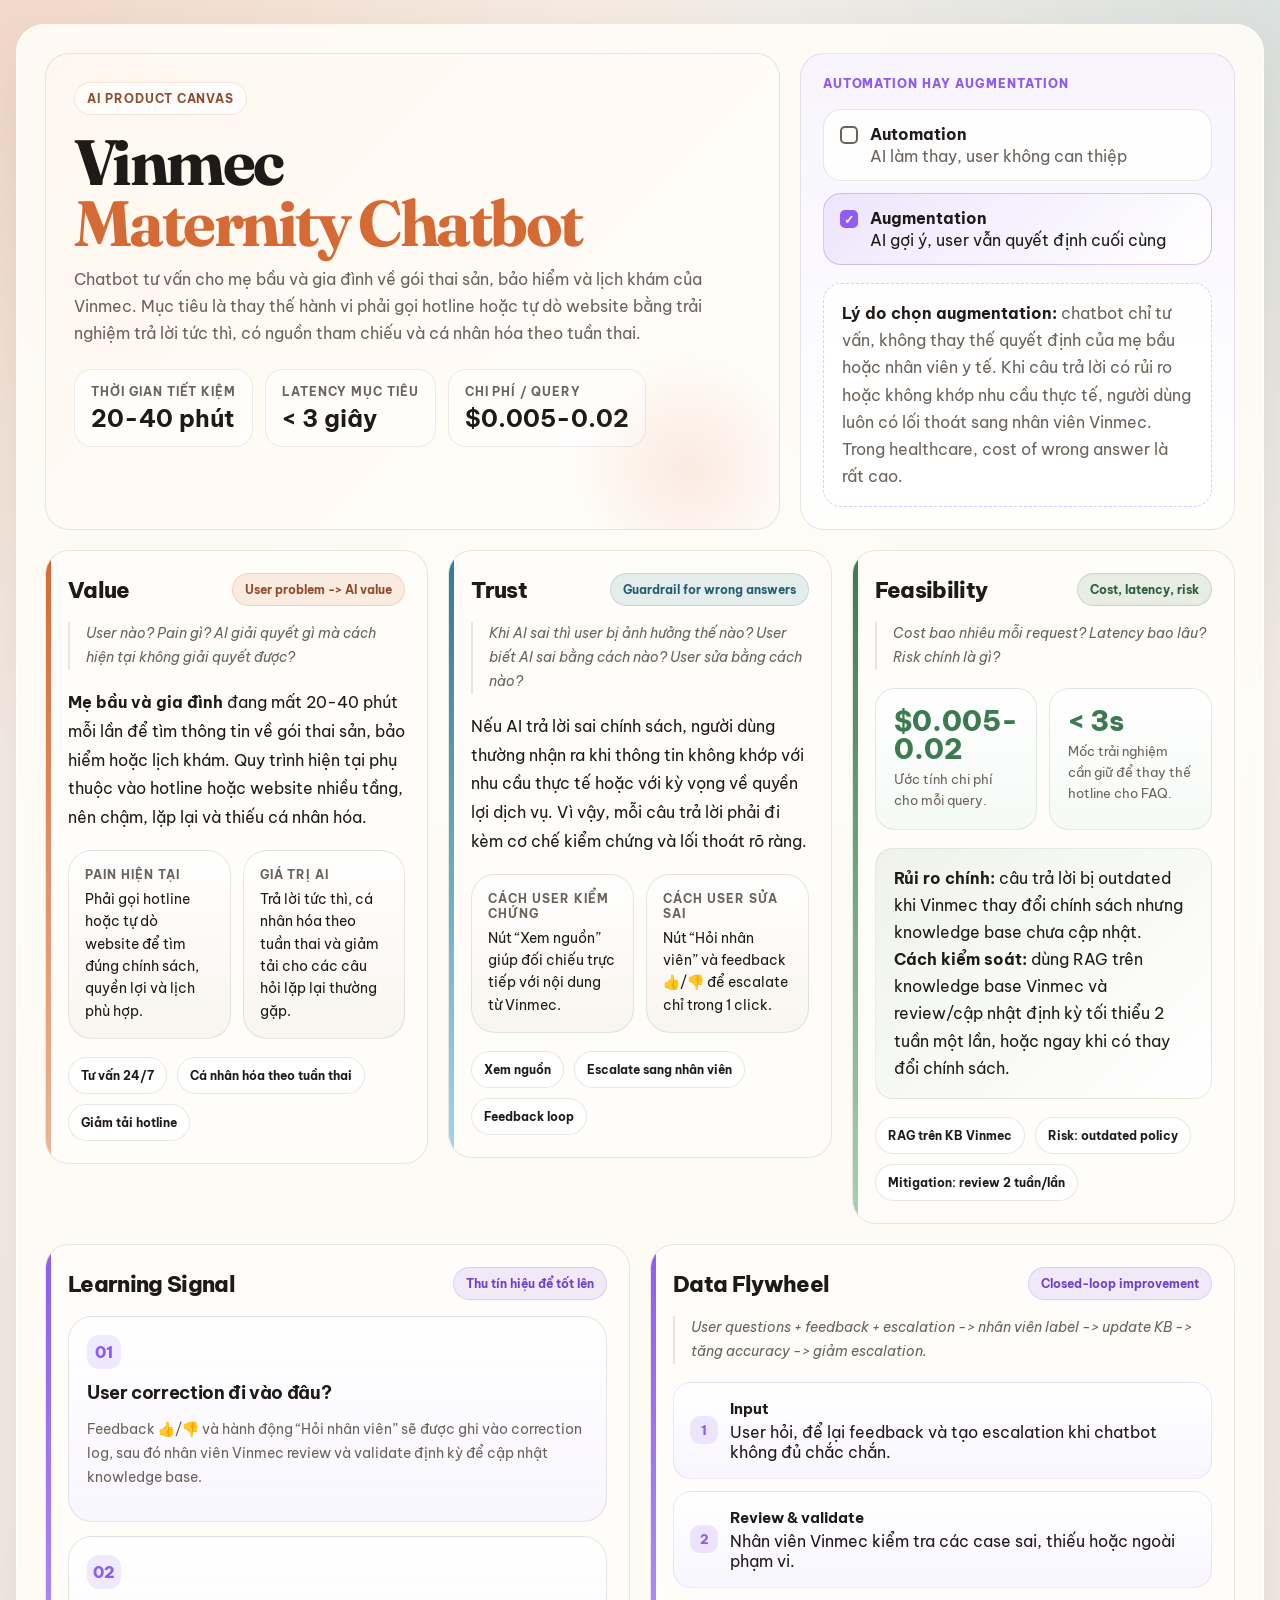
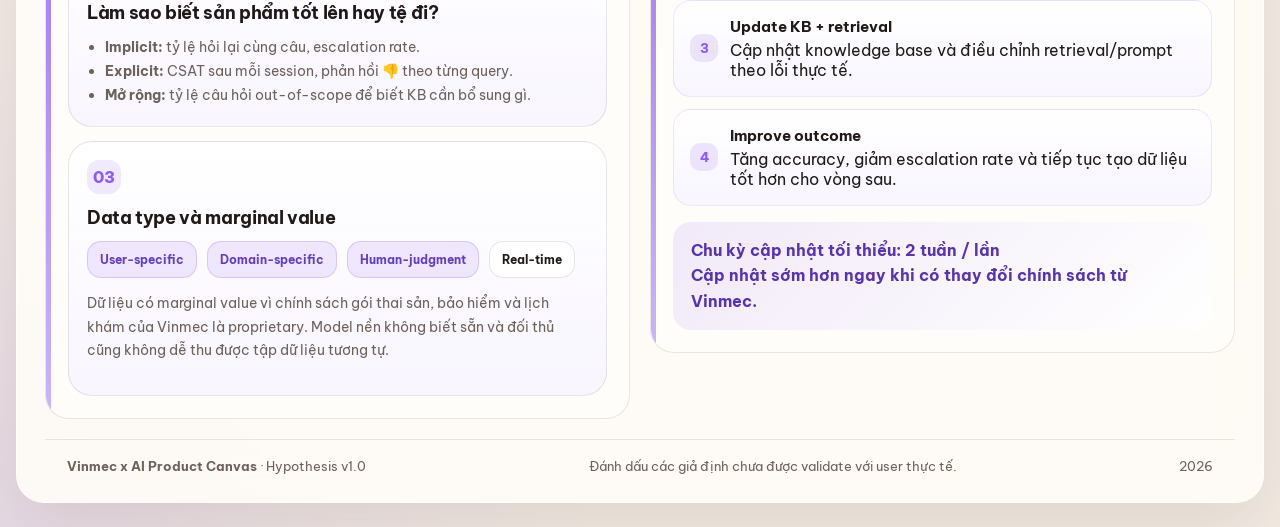
<file: AI Product Canvas/canvas-product-visual.html>
﻿<!DOCTYPE html>
<html lang="vi">
<head>
<meta charset="UTF-8">
<meta name="viewport" content="width=device-width, initial-scale=1.0">
<title>AI Product Canvas - Vinmec Maternity Chatbot</title>
<link rel="preconnect" href="https://fonts.googleapis.com">
<link rel="preconnect" href="https://fonts.gstatic.com" crossorigin>
<link href="https://fonts.googleapis.com/css2?family=Be+Vietnam+Pro:wght@400;500;600;700;800&family=Fraunces:opsz,wght@9..144,600;9..144,700&display=swap" rel="stylesheet">
<style>
  :root {
    --bg: #f7f2ea;
    --paper: rgba(255, 252, 247, 0.9);
    --panel: #fffdf9;
    --ink: #1f1a17;
    --muted: #6c625a;
    --line: rgba(76, 61, 48, 0.12);
    --shadow: 0 24px 70px rgba(70, 45, 24, 0.12);
    --value: #d66a34;
    --trust: #2e7a94;
    --feasibility: #3b7b4f;
    --learn: #8f5cf2;
  }

  * {
    box-sizing: border-box;
  }

  html {
    scroll-behavior: smooth;
  }

  body {
    margin: 0;
    min-height: 100vh;
    font-family: "Be Vietnam Pro", sans-serif;
    color: var(--ink);
    background:
      radial-gradient(circle at top left, rgba(214, 106, 52, 0.18), transparent 32%),
      radial-gradient(circle at top right, rgba(46, 122, 148, 0.14), transparent 28%),
      radial-gradient(circle at bottom left, rgba(143, 92, 242, 0.12), transparent 24%),
      linear-gradient(180deg, #f9f3ec 0%, #f3ece4 100%);
  }

  body::before,
  body::after {
    content: "";
    position: fixed;
    pointer-events: none;
    z-index: 0;
    filter: blur(8px);
  }

  body::before {
    top: 6vh;
    right: 4vw;
    width: 22rem;
    height: 22rem;
    border-radius: 44% 56% 61% 39% / 42% 34% 66% 58%;
    background: rgba(214, 106, 52, 0.08);
  }

  body::after {
    bottom: 4vh;
    left: 3vw;
    width: 18rem;
    height: 18rem;
    border-radius: 50%;
    background: rgba(46, 122, 148, 0.08);
  }

  .page {
    position: relative;
    z-index: 1;
    width: min(1380px, calc(100vw - 32px));
    margin: 24px auto;
    padding: 28px;
    border: 1px solid rgba(255, 255, 255, 0.55);
    border-radius: 28px;
    background: var(--paper);
    box-shadow: var(--shadow);
    backdrop-filter: blur(18px);
  }

  .hero {
    display: grid;
    grid-template-columns: minmax(0, 1.35fr) minmax(320px, 0.8fr);
    gap: 20px;
    align-items: stretch;
    margin-bottom: 20px;
  }

  .hero-main,
  .hero-side,
  .card,
  .mini-card,
  .signal-card {
    border: 1px solid var(--line);
    border-radius: 24px;
    background: #fffdf9;
  }

  .hero-main {
    padding: 28px;
    background: linear-gradient(135deg, rgba(255, 247, 239, 0.96), rgba(255, 253, 249, 0.96));
    position: relative;
    overflow: hidden;
  }

  .hero-main::after {
    content: "";
    position: absolute;
    inset: auto -30px -60px auto;
    width: 240px;
    height: 240px;
    border-radius: 50%;
    background: radial-gradient(circle, rgba(214, 106, 52, 0.12), transparent 68%);
  }

  .eyebrow {
    display: inline-flex;
    align-items: center;
    gap: 8px;
    padding: 8px 12px;
    border-radius: 999px;
    background: rgba(255, 255, 255, 0.7);
    border: 1px solid rgba(214, 106, 52, 0.18);
    color: #8b4f2e;
    font-size: 12px;
    font-weight: 700;
    letter-spacing: 0.08em;
    text-transform: uppercase;
  }

  .hero h1 {
    margin: 16px 0 12px;
    font-family: "Fraunces", serif;
    font-size: clamp(36px, 5vw, 64px);
    line-height: 0.96;
    letter-spacing: -0.04em;
  }

  .hero h1 span {
    display: block;
    color: var(--value);
  }

  .hero p {
    margin: 0;
    max-width: 62ch;
    color: var(--muted);
    font-size: 16px;
    line-height: 1.7;
  }

  .hero-metrics {
    display: flex;
    flex-wrap: wrap;
    gap: 12px;
    margin-top: 22px;
  }

  .metric {
    min-width: 148px;
    padding: 14px 16px;
    border-radius: 18px;
    background: rgba(255, 255, 255, 0.82);
    border: 1px solid rgba(76, 61, 48, 0.1);
  }

  .metric .label {
    display: block;
    margin-bottom: 6px;
    color: var(--muted);
    font-size: 12px;
    text-transform: uppercase;
    letter-spacing: 0.08em;
    font-weight: 700;
  }

  .metric strong {
    font-size: 24px;
    line-height: 1.1;
  }

  .hero-side {
    padding: 22px;
    background: linear-gradient(180deg, rgba(247, 244, 255, 0.96), rgba(255, 255, 255, 0.94));
    display: flex;
    flex-direction: column;
    gap: 18px;
  }

  .section-kicker {
    font-size: 12px;
    font-weight: 800;
    letter-spacing: 0.08em;
    text-transform: uppercase;
    color: var(--learn);
  }

  .switch {
    display: grid;
    gap: 12px;
  }

  .switch-row {
    display: grid;
    grid-template-columns: 18px auto;
    gap: 12px;
    align-items: start;
    padding: 14px 16px;
    border-radius: 18px;
    border: 1px solid var(--line);
    background: rgba(255, 255, 255, 0.84);
    color: var(--muted);
  }

  .switch-row strong {
    display: block;
    color: var(--ink);
    margin-bottom: 2px;
  }

  .switch-row.active {
    border-color: rgba(143, 92, 242, 0.34);
    background: linear-gradient(135deg, rgba(143, 92, 242, 0.12), rgba(255, 255, 255, 0.96));
    color: var(--ink);
  }

  .switch-box {
    width: 18px;
    height: 18px;
    border-radius: 5px;
    border: 2px solid currentColor;
    display: inline-flex;
    align-items: center;
    justify-content: center;
    flex: 0 0 auto;
    margin-top: 2px;
  }

  .switch-row.active .switch-box {
    background: var(--learn);
    border-color: var(--learn);
    color: #fff;
  }

  .switch-row.active .switch-box::before {
    content: "✓";
    font-size: 12px;
    font-weight: 800;
  }

  .hero-note {
    padding: 16px 18px;
    border-radius: 18px;
    background: rgba(255, 255, 255, 0.86);
    border: 1px dashed rgba(143, 92, 242, 0.32);
    color: var(--muted);
    line-height: 1.7;
  }

  .hero-note strong {
    color: var(--ink);
  }

  .grid {
    display: grid;
    grid-template-columns: repeat(6, minmax(0, 1fr));
    gap: 20px;
    align-items: start;
  }

  .grid > .card.value,
  .grid > .card.trust,
  .grid > .card.feasibility {
    grid-column: span 2;
  }

  .grid > .card.learn,
  .grid > .card.flywheel {
    grid-column: span 3;
  }

  .card {
    padding: 22px;
    position: relative;
    overflow: hidden;
  }

  .card::before {
    content: "";
    position: absolute;
    inset: 0 auto 0 0;
    width: 5px;
    border-radius: 24px;
  }

  .card.value::before {
    background: linear-gradient(180deg, var(--value), #efb493);
  }

  .card.trust::before {
    background: linear-gradient(180deg, var(--trust), #a2d5e4);
  }

  .card.feasibility::before {
    background: linear-gradient(180deg, var(--feasibility), #a8d1b1);
  }

  .card.learn::before,
  .card.flywheel::before {
    background: linear-gradient(180deg, var(--learn), #c8b5fb);
  }

  .card-header {
    display: flex;
    flex-wrap: wrap;
    gap: 12px;
    align-items: center;
    justify-content: space-between;
    margin-bottom: 16px;
  }

  .card-title {
    margin: 0;
    font-size: 22px;
    font-weight: 800;
    letter-spacing: -0.03em;
  }

  .pill {
    display: inline-flex;
    align-items: center;
    gap: 8px;
    padding: 8px 12px;
    border-radius: 999px;
    font-size: 12px;
    font-weight: 700;
    border: 1px solid transparent;
  }

  .pill.value {
    color: #8f4c2b;
    background: rgba(214, 106, 52, 0.12);
    border-color: rgba(214, 106, 52, 0.2);
  }

  .pill.trust {
    color: #215d72;
    background: rgba(46, 122, 148, 0.12);
    border-color: rgba(46, 122, 148, 0.2);
  }

  .pill.feasibility {
    color: #2a5d39;
    background: rgba(59, 123, 79, 0.12);
    border-color: rgba(59, 123, 79, 0.2);
  }

  .pill.learn {
    color: #6e42ca;
    background: rgba(143, 92, 242, 0.12);
    border-color: rgba(143, 92, 242, 0.2);
  }

  .guide {
    margin: 0 0 18px;
    padding-left: 16px;
    border-left: 2px solid rgba(76, 61, 48, 0.12);
    color: var(--muted);
    font-size: 14px;
    line-height: 1.7;
    font-style: italic;
  }

  .lead {
    margin: 0 0 18px;
    font-size: 16px;
    line-height: 1.8;
  }

  .chips {
    display: flex;
    flex-wrap: wrap;
    gap: 10px;
    margin-top: 18px;
  }

  .chip {
    display: inline-flex;
    align-items: center;
    padding: 10px 12px;
    border-radius: 999px;
    font-size: 12px;
    font-weight: 700;
    background: #fff;
    border: 1px solid var(--line);
  }

  .mini-grid {
    display: grid;
    grid-template-columns: repeat(2, minmax(0, 1fr));
    gap: 12px;
    margin-top: 18px;
  }

  .mini-card {
    padding: 16px;
    background: linear-gradient(180deg, rgba(255,255,255,0.98), rgba(249,244,238,0.92));
  }

  .mini-card h3 {
    margin: 0 0 6px;
    font-size: 12px;
    letter-spacing: 0.08em;
    text-transform: uppercase;
    color: var(--muted);
  }

  .mini-card p {
    margin: 0;
    font-size: 14px;
    line-height: 1.6;
    color: var(--ink);
  }

  .stats {
    display: grid;
    grid-template-columns: repeat(2, minmax(0, 1fr));
    gap: 12px;
    margin: 18px 0;
  }

  .stat-box {
    padding: 18px;
    border-radius: 20px;
    background: linear-gradient(180deg, rgba(255,255,255,0.98), rgba(245,250,246,0.96));
    border: 1px solid rgba(59, 123, 79, 0.14);
  }

  .stat-box .value {
    display: block;
    margin-bottom: 6px;
    font-size: 28px;
    line-height: 1;
    font-weight: 800;
    color: var(--feasibility);
  }

  .stat-box .desc {
    color: var(--muted);
    font-size: 13px;
    line-height: 1.6;
  }

  .risk-note {
    padding: 16px 18px;
    border-radius: 18px;
    background: linear-gradient(135deg, rgba(59, 123, 79, 0.08), rgba(255,255,255,0.98));
    border: 1px solid rgba(59, 123, 79, 0.12);
    line-height: 1.7;
  }

  .signal-stack {
    display: grid;
    gap: 14px;
  }

  .signal-card {
    padding: 18px;
    background: linear-gradient(180deg, rgba(255,255,255,0.98), rgba(248,245,255,0.94));
  }

  .signal-index {
    display: inline-flex;
    align-items: center;
    justify-content: center;
    min-width: 34px;
    height: 34px;
    margin-bottom: 12px;
    border-radius: 12px;
    background: rgba(143, 92, 242, 0.12);
    color: var(--learn);
    font-weight: 800;
  }

  .signal-card h3 {
    margin: 0 0 8px;
    font-size: 18px;
    letter-spacing: -0.02em;
  }

  .signal-card p,
  .signal-card li {
    color: var(--muted);
    line-height: 1.7;
    font-size: 14px;
  }

  .signal-card ul {
    margin: 12px 0 0;
    padding-left: 18px;
  }

  .checklist {
    display: flex;
    flex-wrap: wrap;
    gap: 10px;
    margin-top: 12px;
  }

  .check-item {
    padding: 10px 12px;
    border-radius: 14px;
    font-size: 12px;
    font-weight: 700;
    border: 1px solid var(--line);
    background: #fff;
  }

  .check-item.active {
    border-color: rgba(143, 92, 242, 0.24);
    background: rgba(143, 92, 242, 0.12);
    color: #643dbe;
  }

  .flow {
    display: grid;
    gap: 12px;
    margin-top: 16px;
  }

  .flow-step {
    position: relative;
    padding: 16px 18px 16px 56px;
    border-radius: 18px;
    border: 1px solid rgba(143, 92, 242, 0.14);
    background: linear-gradient(180deg, rgba(255,255,255,0.98), rgba(248,245,255,0.95));
  }

  .flow-step::before {
    content: attr(data-step);
    position: absolute;
    left: 16px;
    top: 50%;
    transform: translateY(-50%);
    width: 28px;
    height: 28px;
    border-radius: 10px;
    display: grid;
    place-items: center;
    background: rgba(143, 92, 242, 0.14);
    color: var(--learn);
    font-weight: 800;
    font-size: 13px;
  }

  .flow-step strong {
    display: block;
    margin-bottom: 4px;
    font-size: 15px;
  }

  .refresh {
    margin-top: 16px;
    padding: 16px 18px;
    border-radius: 18px;
    background: linear-gradient(135deg, rgba(143, 92, 242, 0.12), rgba(255,255,255,0.95));
    color: #5933af;
    font-weight: 700;
    line-height: 1.6;
  }

  .footer {
    display: flex;
    flex-wrap: wrap;
    justify-content: space-between;
    gap: 12px;
    margin-top: 20px;
    padding: 18px 22px 0;
    border-top: 1px solid var(--line);
    color: var(--muted);
    font-size: 13px;
  }

  @media (max-width: 1180px) {
    .hero,
    .grid {
      grid-template-columns: 1fr;
    }

    .grid > .card.value,
    .grid > .card.trust,
    .grid > .card.feasibility,
    .grid > .card.learn,
    .grid > .card.flywheel {
      grid-column: auto;
    }
  }

  @media (max-width: 760px) {
    .page {
      width: min(100vw - 16px, 100%);
      margin: 8px auto;
      padding: 14px;
      border-radius: 20px;
    }

    .hero-main,
    .hero-side,
    .card {
      padding: 18px;
      border-radius: 20px;
    }

    .hero h1 {
      font-size: 38px;
    }

    .mini-grid,
    .stats {
      grid-template-columns: 1fr;
    }
  }
</style>
</head>
<body>
  <div class="page">
    <section class="hero">
      <div class="hero-main">
        <div class="eyebrow">AI Product Canvas</div>
        <h1>Vinmec <span>Maternity Chatbot</span></h1>
        <p>
          Chatbot tư vấn cho mẹ bầu và gia đình về gói thai sản, bảo hiểm và lịch khám của Vinmec.
          Mục tiêu là thay thế hành vi phải gọi hotline hoặc tự dò website bằng trải nghiệm trả lời tức thì,
          có nguồn tham chiếu và cá nhân hóa theo tuần thai.
        </p>

        <div class="hero-metrics">
          <div class="metric">
            <span class="label">Thời gian tiết kiệm</span>
            <strong>20-40 phút</strong>
          </div>
          <div class="metric">
            <span class="label">Latency mục tiêu</span>
            <strong>&lt; 3 giây</strong>
          </div>
          <div class="metric">
            <span class="label">Chi phí / query</span>
            <strong>$0.005-0.02</strong>
          </div>
        </div>
      </div>

      <aside class="hero-side">
        <div class="section-kicker">Automation hay Augmentation</div>
        <div class="switch">
          <div class="switch-row">
            <span class="switch-box"></span>
            <div>
              <strong>Automation</strong>
              <span>AI làm thay, user không can thiệp</span>
            </div>
          </div>
          <div class="switch-row active">
            <span class="switch-box"></span>
            <div>
              <strong>Augmentation</strong>
              <span>AI gợi ý, user vẫn quyết định cuối cùng</span>
            </div>
          </div>
        </div>
        <div class="hero-note">
          <strong>Lý do chọn augmentation:</strong> chatbot chỉ tư vấn, không thay thế quyết định của mẹ bầu
          hoặc nhân viên y tế. Khi câu trả lời có rủi ro hoặc không khớp nhu cầu thực tế, người dùng luôn có
          lối thoát sang nhân viên Vinmec. Trong healthcare, cost of wrong answer là rất cao.
        </div>
      </aside>
    </section>

    <section class="grid">
      <article class="card value">
        <div class="card-header">
          <h2 class="card-title">Value</h2>
          <div class="pill value">User problem -> AI value</div>
        </div>
        <p class="guide">User nào? Pain gì? AI giải quyết gì mà cách hiện tại không giải quyết được?</p>
        <p class="lead">
          <strong>Mẹ bầu và gia đình</strong> đang mất 20-40 phút mỗi lần để tìm thông tin về gói thai sản,
          bảo hiểm hoặc lịch khám. Quy trình hiện tại phụ thuộc vào hotline hoặc website nhiều tầng, nên chậm,
          lặp lại và thiếu cá nhân hóa.
        </p>

        <div class="mini-grid">
          <div class="mini-card">
            <h3>Pain hiện tại</h3>
            <p>Phải gọi hotline hoặc tự dò website để tìm đúng chính sách, quyền lợi và lịch phù hợp.</p>
          </div>
          <div class="mini-card">
            <h3>Giá trị AI</h3>
            <p>Trả lời tức thì, cá nhân hóa theo tuần thai và giảm tải cho các câu hỏi lặp lại thường gặp.</p>
          </div>
        </div>

        <div class="chips">
          <span class="chip">Tư vấn 24/7</span>
          <span class="chip">Cá nhân hóa theo tuần thai</span>
          <span class="chip">Giảm tải hotline</span>
        </div>
      </article>

      <article class="card trust">
        <div class="card-header">
          <h2 class="card-title">Trust</h2>
          <div class="pill trust">Guardrail for wrong answers</div>
        </div>
        <p class="guide">Khi AI sai thì user bị ảnh hưởng thế nào? User biết AI sai bằng cách nào? User sửa bằng cách nào?</p>
        <p class="lead">
          Nếu AI trả lời sai chính sách, người dùng thường nhận ra khi thông tin không khớp với nhu cầu thực tế
          hoặc với kỳ vọng về quyền lợi dịch vụ. Vì vậy, mỗi câu trả lời phải đi kèm cơ chế kiểm chứng và lối thoát rõ ràng.
        </p>

        <div class="mini-grid">
          <div class="mini-card">
            <h3>Cách user kiểm chứng</h3>
            <p>Nút “Xem nguồn” giúp đối chiếu trực tiếp với nội dung từ Vinmec.</p>
          </div>
          <div class="mini-card">
            <h3>Cách user sửa sai</h3>
            <p>Nút “Hỏi nhân viên” và feedback 👍/👎 để escalate chỉ trong 1 click.</p>
          </div>
        </div>

        <div class="chips">
          <span class="chip">Xem nguồn</span>
          <span class="chip">Escalate sang nhân viên</span>
          <span class="chip">Feedback loop</span>
        </div>
      </article>

      <article class="card feasibility">
        <div class="card-header">
          <h2 class="card-title">Feasibility</h2>
          <div class="pill feasibility">Cost, latency, risk</div>
        </div>
        <p class="guide">Cost bao nhiêu mỗi request? Latency bao lâu? Risk chính là gì?</p>

        <div class="stats">
          <div class="stat-box">
            <span class="value">$0.005-0.02</span>
            <div class="desc">Ước tính chi phí cho mỗi query.</div>
          </div>
          <div class="stat-box">
            <span class="value">&lt; 3s</span>
            <div class="desc">Mốc trải nghiệm cần giữ để thay thế hotline cho FAQ.</div>
          </div>
        </div>

        <div class="risk-note">
          <strong>Rủi ro chính:</strong> câu trả lời bị outdated khi Vinmec thay đổi chính sách nhưng knowledge base chưa cập nhật.
          <br>
          <strong>Cách kiểm soát:</strong> dùng RAG trên knowledge base Vinmec và review/cập nhật định kỳ tối thiểu 2 tuần một lần,
          hoặc ngay khi có thay đổi chính sách.
        </div>

        <div class="chips">
          <span class="chip">RAG trên KB Vinmec</span>
          <span class="chip">Risk: outdated policy</span>
          <span class="chip">Mitigation: review 2 tuần/lần</span>
        </div>
      </article>

      <article class="card learn">
        <div class="card-header">
          <h2 class="card-title">Learning Signal</h2>
          <div class="pill learn">Thu tín hiệu để tốt lên</div>
        </div>

        <div class="signal-stack">
          <section class="signal-card">
            <div class="signal-index">01</div>
            <h3>User correction đi vào đâu?</h3>
            <p>
              Feedback 👍/👎 và hành động “Hỏi nhân viên” sẽ được ghi vào correction log, sau đó nhân viên Vinmec
              review và validate định kỳ để cập nhật knowledge base.
            </p>
          </section>

          <section class="signal-card">
            <div class="signal-index">02</div>
            <h3>Làm sao biết sản phẩm tốt lên hay tệ đi?</h3>
            <ul>
              <li><strong>Implicit:</strong> tỷ lệ hỏi lại cùng câu, escalation rate.</li>
              <li><strong>Explicit:</strong> CSAT sau mỗi session, phản hồi 👎 theo từng query.</li>
              <li><strong>Mở rộng:</strong> tỷ lệ câu hỏi out-of-scope để biết KB cần bổ sung gì.</li>
            </ul>
          </section>

          <section class="signal-card">
            <div class="signal-index">03</div>
            <h3>Data type và marginal value</h3>
            <div class="checklist">
              <span class="check-item active">User-specific</span>
              <span class="check-item active">Domain-specific</span>
              <span class="check-item active">Human-judgment</span>
              <span class="check-item">Real-time</span>
            </div>
            <p>
              Dữ liệu có marginal value vì chính sách gói thai sản, bảo hiểm và lịch khám của Vinmec là proprietary.
              Model nền không biết sẵn và đối thủ cũng không dễ thu được tập dữ liệu tương tự.
            </p>
          </section>
        </div>
      </article>

      <article class="card flywheel">
        <div class="card-header">
          <h2 class="card-title">Data Flywheel</h2>
          <div class="pill learn">Closed-loop improvement</div>
        </div>
        <p class="guide">
          User questions + feedback + escalation -> nhân viên label -> update KB -> tăng accuracy -> giảm escalation.
        </p>

        <div class="flow">
          <div class="flow-step" data-step="1">
            <strong>Input</strong>
            User hỏi, để lại feedback và tạo escalation khi chatbot không đủ chắc chắn.
          </div>
          <div class="flow-step" data-step="2">
            <strong>Review & validate</strong>
            Nhân viên Vinmec kiểm tra các case sai, thiếu hoặc ngoài phạm vi.
          </div>
          <div class="flow-step" data-step="3">
            <strong>Update KB + retrieval</strong>
            Cập nhật knowledge base và điều chỉnh retrieval/prompt theo lỗi thực tế.
          </div>
          <div class="flow-step" data-step="4">
            <strong>Improve outcome</strong>
            Tăng accuracy, giảm escalation rate và tiếp tục tạo dữ liệu tốt hơn cho vòng sau.
          </div>
        </div>

        <div class="refresh">
          Chu kỳ cập nhật tối thiểu: <strong>2 tuần / lần</strong><br>
          Cập nhật sớm hơn ngay khi có thay đổi chính sách từ Vinmec.
        </div>
      </article>
    </section>

    <footer class="footer">
      <span><strong>Vinmec x AI Product Canvas</strong> · Hypothesis v1.0</span>
      <span>Đánh dấu các giả định chưa được validate với user thực tế.</span>
      <span>2026</span>
    </footer>
  </div>
</body>
</html>
</file>
<file: vinmec-chatbot/frontend/styles.css>
:root {
  --teal: #00748a;
  --teal-dark: #00536e;
  --teal-light: #e0f4f7;
  --gold: #c8972b;
  --green: #2eaa6e;
  --red: #e03e3e;
  --orange: #f07c20;
  --purple: #5b21b6;
  --purple-light: #f8f3ff;
  --purple-border: #c4b5fd;
  --gray-50: #f8fafc;
  --gray-100: #f1f5f9;
  --gray-200: #e2e8f0;
  --gray-400: #94a3b8;
  --gray-600: #475569;
  --gray-800: #1e293b;
}

* { box-sizing: border-box; margin: 0; padding: 0; }
body { font-family: "Be Vietnam Pro", sans-serif; background: #f1f5f9; color: var(--gray-800); }

.top-bar { background: var(--teal-dark); color: white; font-size: 12.5px; display: flex; justify-content: flex-end; gap: 24px; padding: 6px 40px; }
.top-bar a { color: #bfe8f0; text-decoration: none; }
.top-bar a:hover { color: white; }
.main-header { background: white; display: flex; align-items: center; justify-content: space-between; padding: 12px 40px; border-bottom: 1px solid var(--gray-200); box-shadow: 0 1px 6px rgba(0,0,0,.07); }
.logo { display: flex; align-items: center; gap: 6px; }
.logo-icon { font-size: 20px; color: var(--gold); }
.logo-text { font-size: 22px; font-weight: 700; color: var(--teal-dark); letter-spacing: 1px; }
.logo-sub { font-size: 8px; color: var(--gold); letter-spacing: 2px; font-weight: 600; }
.search-bar { display: flex; align-items: center; gap: 8px; border: 1.5px solid var(--gray-200); border-radius: 24px; padding: 7px 16px; background: var(--gray-50); width: 280px; font-size: 13px; color: var(--gray-400); }
.header-actions { display: flex; align-items: center; gap: 14px; }
.btn-calendar { border: 1.5px solid var(--teal); color: var(--teal); border-radius: 8px; padding: 7px 14px; font-size: 12.5px; font-weight: 600; cursor: pointer; background: white; }
.flag-badge { background: var(--gray-100); border-radius: 6px; padding: 5px 8px; font-size: 13px; }
nav { background: white; border-bottom: 1px solid var(--gray-100); display: flex; justify-content: center; gap: 36px; padding: 0 40px; }
nav a { color: var(--gray-600); text-decoration: none; font-size: 13.5px; font-weight: 500; padding: 14px 0; border-bottom: 2.5px solid transparent; transition: all .2s; }
nav a:hover, nav a.active { color: var(--teal); border-bottom-color: var(--teal); }

.hero { background: linear-gradient(135deg,#fce8f0 0%,#f8d7e8 30%,#fde8d4 65%,#e8f4f8 100%); display: grid; grid-template-columns: 1fr 1fr 1fr; min-height: 360px; overflow: hidden; padding: 0 40px; }
.hero-left { display: flex; flex-direction: column; justify-content: center; gap: 18px; padding: 40px 0; }
.hero-left h1 { font-size: 32px; font-weight: 700; line-height: 1.3; }
.btn-more { background: var(--green); color: white; border-radius: 24px; padding: 11px 28px; font-weight: 600; font-size: 14px; border: none; cursor: pointer; width: fit-content; }
.hero-center { display: flex; align-items: center; justify-content: center; position: relative; }
.hero-figure { position: relative; }
.hero-img { width: 220px; height: 260px; background: linear-gradient(160deg,#f8b4cc,#f5d0be); border-radius: 50% 50% 48% 52%/60% 60% 40% 40%; display: flex; align-items: center; justify-content: center; font-size: 90px; box-shadow: 0 8px 32px rgba(200,80,120,.18); }
.heart { position: absolute; font-size: 22px; animation: float 3s ease-in-out infinite; }
.heart:nth-child(1){top:40px;left:30px;animation-delay:0s}
.heart:nth-child(2){top:60px;right:20px;animation-delay:1s}
.heart:nth-child(3){bottom:60px;left:20px;animation-delay:2s}
@keyframes float { 0%,100%{transform:translateY(0)} 50%{transform:translateY(-8px)} }
.hero-right { display: flex; flex-direction: column; justify-content: center; padding: 30px 20px; }
.vinmec-badge { background: white; border-radius: 12px; padding: 16px 20px; box-shadow: 0 4px 20px rgba(0,0,0,.1); }
.badge-brand { display: flex; align-items: center; gap: 6px; }
.badge-brand-icon { color: var(--gold); font-size: 18px; }
.badge-title { font-size: 20px; font-weight: 800; color: var(--teal-dark); letter-spacing: 1px; }
.badge-sub { font-size: 9px; color: var(--gold); letter-spacing: 2px; font-weight: 600; }
.promo-text { font-family: Georgia,serif; font-style: italic; font-size: 28px; color: #d4507a; font-weight: 700; margin-top: 8px; line-height: 1.2; }
.promo-sub { font-size: 14px; color: var(--teal); font-weight: 600; margin-top: 4px; }
.btn-consult { margin-top: 12px; background: var(--teal-dark); color: white; border: none; border-radius: 20px; padding: 10px 20px; font-size: 12px; font-weight: 700; cursor: pointer; font-family: inherit; }
.quick-actions { background: white; display: grid; grid-template-columns: repeat(3,1fr); border-radius: 16px; box-shadow: 0 4px 24px rgba(0,0,0,.1); margin: -28px 40px 0; position: relative; z-index: 10; overflow: hidden; border: 1px solid var(--gray-100); }
.qa-item { display: flex; align-items: flex-start; gap: 14px; padding: 20px 24px; border-right: 1px solid var(--gray-100); cursor: pointer; transition: background .2s; }
.qa-item:last-child { border-right: none; }
.qa-item:hover { background: var(--teal-light); }
.qa-icon { font-size: 22px; color: var(--teal); }
.qa-title { font-size: 14px; font-weight: 700; }
.qa-sub { font-size: 12px; color: var(--gray-400); margin-top: 2px; }
.content-section { padding: 60px 40px 100px; max-width: 1200px; margin: 0 auto; }
.section-title { font-size: 22px; font-weight: 700; margin-bottom: 6px; }
.section-underline { width: 40px; height: 3px; background: var(--teal); border-radius: 2px; margin-bottom: 32px; }
.content-lead { color: var(--gray-400); font-size: 13.5px; max-width: 600px; }

.chatbot-fab { position: fixed; bottom: 24px; right: 24px; z-index: 1000; display: flex; flex-direction: column; align-items: flex-end; gap: 10px; }
.chatbot-tooltip { background: var(--gray-800); color: white; font-size: 12px; padding: 8px 14px; border-radius: 20px; white-space: nowrap; box-shadow: 0 4px 14px rgba(0,0,0,.2); }
.chatbot-btn { width: 54px; height: 54px; border-radius: 50%; background: linear-gradient(135deg,var(--teal),var(--teal-dark)); border: none; cursor: pointer; display: flex; align-items: center; justify-content: center; font-size: 24px; box-shadow: 0 4px 20px rgba(0,116,138,.4); transition: transform .2s; position: relative; }
.chatbot-btn:hover { transform: scale(1.08); }
.chatbot-ping { position: absolute; top: -2px; right: -2px; width: 13px; height: 13px; background: var(--red); border-radius: 50%; border: 2px solid white; animation: ping 1.5s ease-in-out infinite; }
@keyframes ping { 0%,100%{transform:scale(1);opacity:1} 50%{transform:scale(1.3);opacity:.7} }

.chatbot-window {
  position: fixed;
  bottom: 86px; right: 24px;
  z-index: 999;
  width: 380px;
  height: 560px;
  max-height: calc(100vh - 170px);
  background: white;
  border-radius: 18px;
  box-shadow: 0 16px 48px rgba(0,0,0,.16), 0 4px 16px rgba(0,116,138,.14);
  display: none;
  flex-direction: column;
  overflow: hidden;
  transition: width .25s ease, height .25s ease, border-radius .25s ease,
              top .25s ease, left .25s ease, bottom .25s ease, right .25s ease;
}

.chatbot-window.fullscreen {
  top: 0; left: 0; bottom: 0; right: 0;
  width: 100vw; height: 100vh;
  max-height: 100vh;
  border-radius: 0;
  box-shadow: none;
}

@keyframes slideUp { from{opacity:0;transform:translateY(16px)} to{opacity:1;transform:translateY(0)} }

.chat-header { background: linear-gradient(135deg,var(--teal-dark),var(--teal)); padding: 12px 14px; display: flex; align-items: center; gap: 10px; color: white; flex-shrink: 0; }
.chat-avatar { width: 38px; height: 38px; border-radius: 50%; background: rgba(255,255,255,.2); border: 2px solid rgba(255,255,255,.4); display: flex; align-items: center; justify-content: center; font-size: 18px; flex-shrink: 0; }
.chat-header-info { flex: 1; min-width: 0; }
.chat-header-info h3 { font-size: 13.5px; font-weight: 700; }
.chat-status { display: flex; align-items: center; gap: 4px; font-size: 10.5px; opacity: .9; margin-top: 1px; }
.status-dot { width: 6px; height: 6px; background: #4ade80; border-radius: 50%; flex-shrink: 0; transition: background .3s; }
.header-btns { display: flex; gap: 5px; flex-shrink: 0; }
.icon-btn { background: rgba(255,255,255,.15); border: none; color: white; width: 28px; height: 28px; border-radius: 50%; cursor: pointer; font-size: 13px; display: flex; align-items: center; justify-content: center; transition: background .15s; }
.icon-btn:hover { background: rgba(255,255,255,.3); }

.chat-topic-bar { background: var(--teal-light); padding: 6px 12px; display: flex; align-items: center; gap: 8px; border-bottom: 1px solid #c8e9ef; flex-shrink: 0; }
.topic-badge { background: var(--teal); color: white; font-size: 10px; font-weight: 700; padding: 2px 9px; border-radius: 20px; white-space: nowrap; }
.topic-label { font-size: 10.5px; color: var(--teal-dark); font-weight: 500; flex: 1; min-width: 0; overflow: hidden; text-overflow: ellipsis; white-space: nowrap; }

.chat-messages { flex: 1; overflow-y: auto; padding: 12px 10px; display: flex; flex-direction: column; gap: 9px; background: #f8fbfc; min-height: 0; }
.chat-messages::-webkit-scrollbar { width: 3px; }
.chat-messages::-webkit-scrollbar-thumb { background: var(--gray-200); border-radius: 4px; }
.fullscreen .chat-messages { padding: 16px calc(50% - 340px); }
#scrollAnchor { height: 1px; }

.msg { display: flex; gap: 7px; align-items: flex-end; }
.msg.bot { justify-content: flex-start; }
.msg.user { justify-content: flex-end; }
.msg-av { width: 26px; height: 26px; border-radius: 50%; background: linear-gradient(135deg,var(--teal-dark),var(--teal)); display: flex; align-items: center; justify-content: center; font-size: 12px; flex-shrink: 0; }
.bubble { max-width: 86%; padding: 9px 12px; border-radius: 15px; font-size: 13px; line-height: 1.56; }
.bubble.bot { background: white; border: 1px solid var(--gray-200); border-bottom-left-radius: 4px; box-shadow: 0 1px 3px rgba(0,0,0,.06); }
.bubble.user { background: linear-gradient(135deg,var(--teal-dark),var(--teal)); color: white; border-bottom-right-radius: 4px; }
.bubble.success { background: #f0fdf4; border-color: #bbf7d0; border-left: 3px solid var(--green); }
.bubble.warning { background: #fff7ed; border-color: #fed7aa; border-left: 3px solid var(--orange); }
.bubble.redirect { background: #fef2f2; border-color: #fecaca; border-left: 3px solid var(--red); }
.bubble.booking { background: #f0f9ff; border-color: #bae6fd; border-left: 3px solid #0ea5e9; }
.bubble-note { font-size: 12px; }
.bubble-label { font-size: 9.5px; font-weight: 700; text-transform: uppercase; letter-spacing: .5px; margin-bottom: 4px; opacity: .7; }
.bubble.success .bubble-label { color: var(--green); }
.bubble.warning .bubble-label  { color: var(--orange); }
.bubble.redirect .bubble-label { color: var(--red); }
.bubble.booking .bubble-label  { color: #0369a1; }

.policy-tag-group { margin-top: 6px; }
.policy-tag { display: inline-flex; align-items: center; gap: 3px; background: var(--teal-light); color: var(--teal-dark); font-size: 10px; font-weight: 600; padding: 2px 7px; border-radius: 10px; margin-top: 5px; margin-right: 3px; }
.price-block { background: linear-gradient(135deg,#00748a12,#00536e0c); border: 1px solid #00748a28; border-radius: 9px; padding: 8px 11px; margin-top: 7px; }
.price-row { display: flex; justify-content: space-between; align-items: center; padding: 2px 0; }
.price-label { font-size: 11.5px; color: var(--gray-600); }
.price-val { font-size: 12.5px; font-weight: 700; color: var(--teal-dark); }
.message-extra-text { margin-top: 7px; font-size: 12px; }

.quick-replies { display: flex; flex-wrap: wrap; gap: 5px; margin-top: 8px; }
.qr-btn { background: white; border: 1.5px solid var(--teal); color: var(--teal); border-radius: 14px; padding: 5px 11px; font-size: 12px; font-weight: 600; cursor: pointer; transition: all .15s; font-family: inherit; text-align: left; line-height: 1.3; }
.qr-btn:hover { background: var(--teal); color: white; }
.qr-btn:active { transform: scale(.96); }

.chat-cta { display: flex; gap: 7px; margin-top: 7px; flex-wrap: wrap; }
.cta-primary { background: var(--teal-dark); color: white; border: none; border-radius: 11px; padding: 6px 12px; font-size: 11.5px; font-weight: 600; cursor: pointer; font-family: inherit; transition: background .15s; }
.cta-primary:hover { background: var(--teal); }
.cta-secondary { background: white; color: var(--teal); border: 1.5px solid var(--teal); border-radius: 11px; padding: 6px 12px; font-size: 11.5px; font-weight: 600; cursor: pointer; font-family: inherit; transition: all .15s; }
.cta-secondary:hover { background: var(--teal-light); }

.feedback-row { display: flex; align-items: center; gap: 7px; margin-top: 7px; padding-top: 7px; border-top: 1px solid var(--gray-100); }
.feedback-lbl { font-size: 10.5px; color: var(--gray-400); }
.fb-btn { background: none; border: 1px solid var(--gray-200); border-radius: 7px; padding: 2px 9px; font-size: 11.5px; cursor: pointer; transition: all .15s; font-family: inherit; }
.fb-btn:hover { border-color: var(--teal); color: var(--teal); }
.fb-btn.wrong:hover { border-color: var(--red); color: var(--red); }
.feedback-result { font-size: 11.5px; }
.feedback-result.success { color: #16a34a; }
.feedback-result.error { color: #dc2626; }

.clarify-form { background: var(--purple-light); border: 1px solid var(--purple-border); border-radius: 11px; padding: 9px; margin-top: 7px; }
.clarify-lbl { font-size: 10.5px; color: var(--purple); font-weight: 700; margin-bottom: 5px; display: block; }
.clarify-options { display: flex; flex-direction: column; gap: 4px; }
.clarify-opt { background: white; border: 1.5px solid var(--purple-border); color: var(--purple); border-radius: 8px; padding: 5px 11px; font-size: 11.5px; font-weight: 500; cursor: pointer; text-align: left; font-family: inherit; transition: all .15s; }
.clarify-opt:hover { background: var(--purple); color: white; border-color: var(--purple); }

.option-card { display: flex; align-items: center; gap: 9px; background: white; border-radius: 9px; padding: 8px 11px; cursor: pointer; margin-top: 5px; transition: opacity .15s; }
.option-card:hover { opacity: .82; }
.option-card.red { border: 1px solid #fecaca; }
.option-card.orange { border: 1px solid #fed7aa; }
.oc-icon { font-size: 17px; flex-shrink: 0; }
.oc-label { font-size: 12px; font-weight: 700; }
.option-card.red .oc-label { color: #991b1b; }
.option-card.orange .oc-label { color: #9a3412; }
.oc-sub { font-size: 10.5px; color: var(--gray-400); }

.log-notice { background: #fff7ed; border: 1px solid #fed7aa; border-radius: 9px; padding: 9px 11px; margin-top: 5px; font-size: 11px; color: #9a3412; display: flex; gap: 7px; }

.booking-form {
  background: #f0f9ff;
  border: 1px solid #bae6fd;
  border-radius: 12px;
  padding: 12px;
  margin-top: 8px;
}

.booking-step-title {
  font-size: 11px; font-weight: 700; color: #0369a1;
  margin-bottom: 8px; display: flex; align-items: center; gap: 5px;
}

.booking-progress {
  display: flex; gap: 4px; margin-bottom: 10px;
}

.bp-dot {
  width: 8px; height: 8px; border-radius: 50%;
  background: #bae6fd; flex-shrink: 0;
  transition: background .2s;
}

.bp-dot.done  { background: var(--green); }
.bp-dot.active{ background: #0ea5e9; }
.booking-input {
  width: 100%;
  border: 1.5px solid #bae6fd;
  border-radius: 9px;
  padding: 7px 11px;
  font-size: 12.5px;
  font-family: inherit;
  outline: none;
  background: white;
  transition: border-color .2s;
}

.booking-input:focus { border-color: #0ea5e9; }
.booking-input::placeholder { color: var(--gray-400); }
.booking-input.error { border-color: var(--red); }
.booking-error {
  color: var(--red);
  font-size: 11.5px;
  margin-top: 4px;
  display: none;
}
.booking-error.visible { display: block; }
.booking-next-btn {
  margin-top: 7px;
  background: #0ea5e9; color: white;
  border: none; border-radius: 9px;
  padding: 7px 18px;
  font-size: 12px; font-weight: 700;
  cursor: pointer; font-family: inherit;
  transition: background .15s;
}

.booking-next-btn:hover { background: #0284c7; }
.booking-skip-btn { margin-left: 5px; }
.facility-grid { display: grid; grid-template-columns: 1fr 1fr; gap: 5px; margin-top: 5px; }
.facility-btn {
  background: white; border: 1.5px solid #bae6fd;
  color: #0369a1; border-radius: 9px;
  padding: 6px 8px; font-size: 11.5px; font-weight: 600;
  cursor: pointer; text-align: center; font-family: inherit;
  transition: all .15s;
}

.facility-btn:hover { background: #0ea5e9; color: white; border-color: #0ea5e9; }
.booking-confirm-card {
  background: white; border: 1px solid #bae6fd;
  border-radius: 10px; padding: 10px 12px; margin-top: 8px;
}

.confirm-row { display: flex; gap: 6px; padding: 3px 0; font-size: 12px; }
.confirm-key { color: var(--gray-400); width: 70px; flex-shrink: 0; }
.confirm-val { font-weight: 600; color: var(--gray-800); }
.booking-btn-row { display: flex; gap: 7px; margin-top: 9px; }
.booking-confirm-btn {
  background: var(--green); color: white; border: none;
  border-radius: 9px; padding: 7px 16px;
  font-size: 12px; font-weight: 700; cursor: pointer; font-family: inherit;
}

.booking-edit-btn {
  background: white; color: var(--gray-600);
  border: 1.5px solid var(--gray-200); border-radius: 9px;
  padding: 7px 12px; font-size: 12px; font-weight: 600;
  cursor: pointer; font-family: inherit;
}

.typing-indicator { display: flex; align-items: center; gap: 4px; padding: 7px 11px; }
.typing-dot { width: 6px; height: 6px; border-radius: 50%; background: var(--gray-400); animation: typing 1.2s ease-in-out infinite; }
.typing-dot:nth-child(2){animation-delay:.2s}
.typing-dot:nth-child(3){animation-delay:.4s}
@keyframes typing { 0%,100%{transform:translateY(0);opacity:.5} 50%{transform:translateY(-4px);opacity:1} }

.msg-time { font-size: 10px; color: var(--gray-400); text-align: center; width: 100%; margin: 1px 0; }

.chat-input-area { padding: 9px 10px; background: white; border-top: 1px solid var(--gray-100); display: flex; gap: 7px; align-items: flex-end; flex-shrink: 0; }
.fullscreen .chat-input-area { padding: 12px calc(50% - 340px); }
.chat-input { flex: 1; border: 1.5px solid var(--gray-200); border-radius: 18px; padding: 7px 13px; font-size: 13px; font-family: inherit; outline: none; resize: none; max-height: 72px; min-height: 34px; transition: border-color .2s; line-height: 1.4; }
.chat-input:focus { border-color: var(--teal); }
.send-btn { width: 34px; height: 34px; border-radius: 50%; background: var(--teal); border: none; cursor: pointer; display: flex; align-items: center; justify-content: center; color: white; font-size: 15px; flex-shrink: 0; transition: background .2s; }
.send-btn:hover { background: var(--teal-dark); }
.send-btn:disabled { background: var(--gray-200); cursor: not-allowed; }

.chat-footer { background: var(--gray-50); padding: 4px 12px; font-size: 9.5px; color: var(--gray-400); text-align: center; border-top: 1px solid var(--gray-100); flex-shrink: 0; }

.toast { position: fixed; bottom: 96px; right: 24px; z-index: 2000; background: var(--gray-800); color: white; font-size: 12px; padding: 9px 15px; border-radius: 11px; box-shadow: 0 4px 14px rgba(0,0,0,.2); opacity: 0; transition: opacity .3s; pointer-events: none; }
.toast.show { opacity: 1; }
.toast.ok  { background: #166534; }
.toast.err { background: #991b1b; }

@media(max-width:600px){
  .chatbot-window:not(.fullscreen){ width:calc(100vw - 20px); right:10px; bottom:80px; max-height:calc(100vh - 140px); }
  .hero{ grid-template-columns:1fr; }
  .hero-center,.hero-right{ display:none; }
  .quick-actions{ grid-template-columns:1fr; margin:10px 20px 0; }
}
</file>
